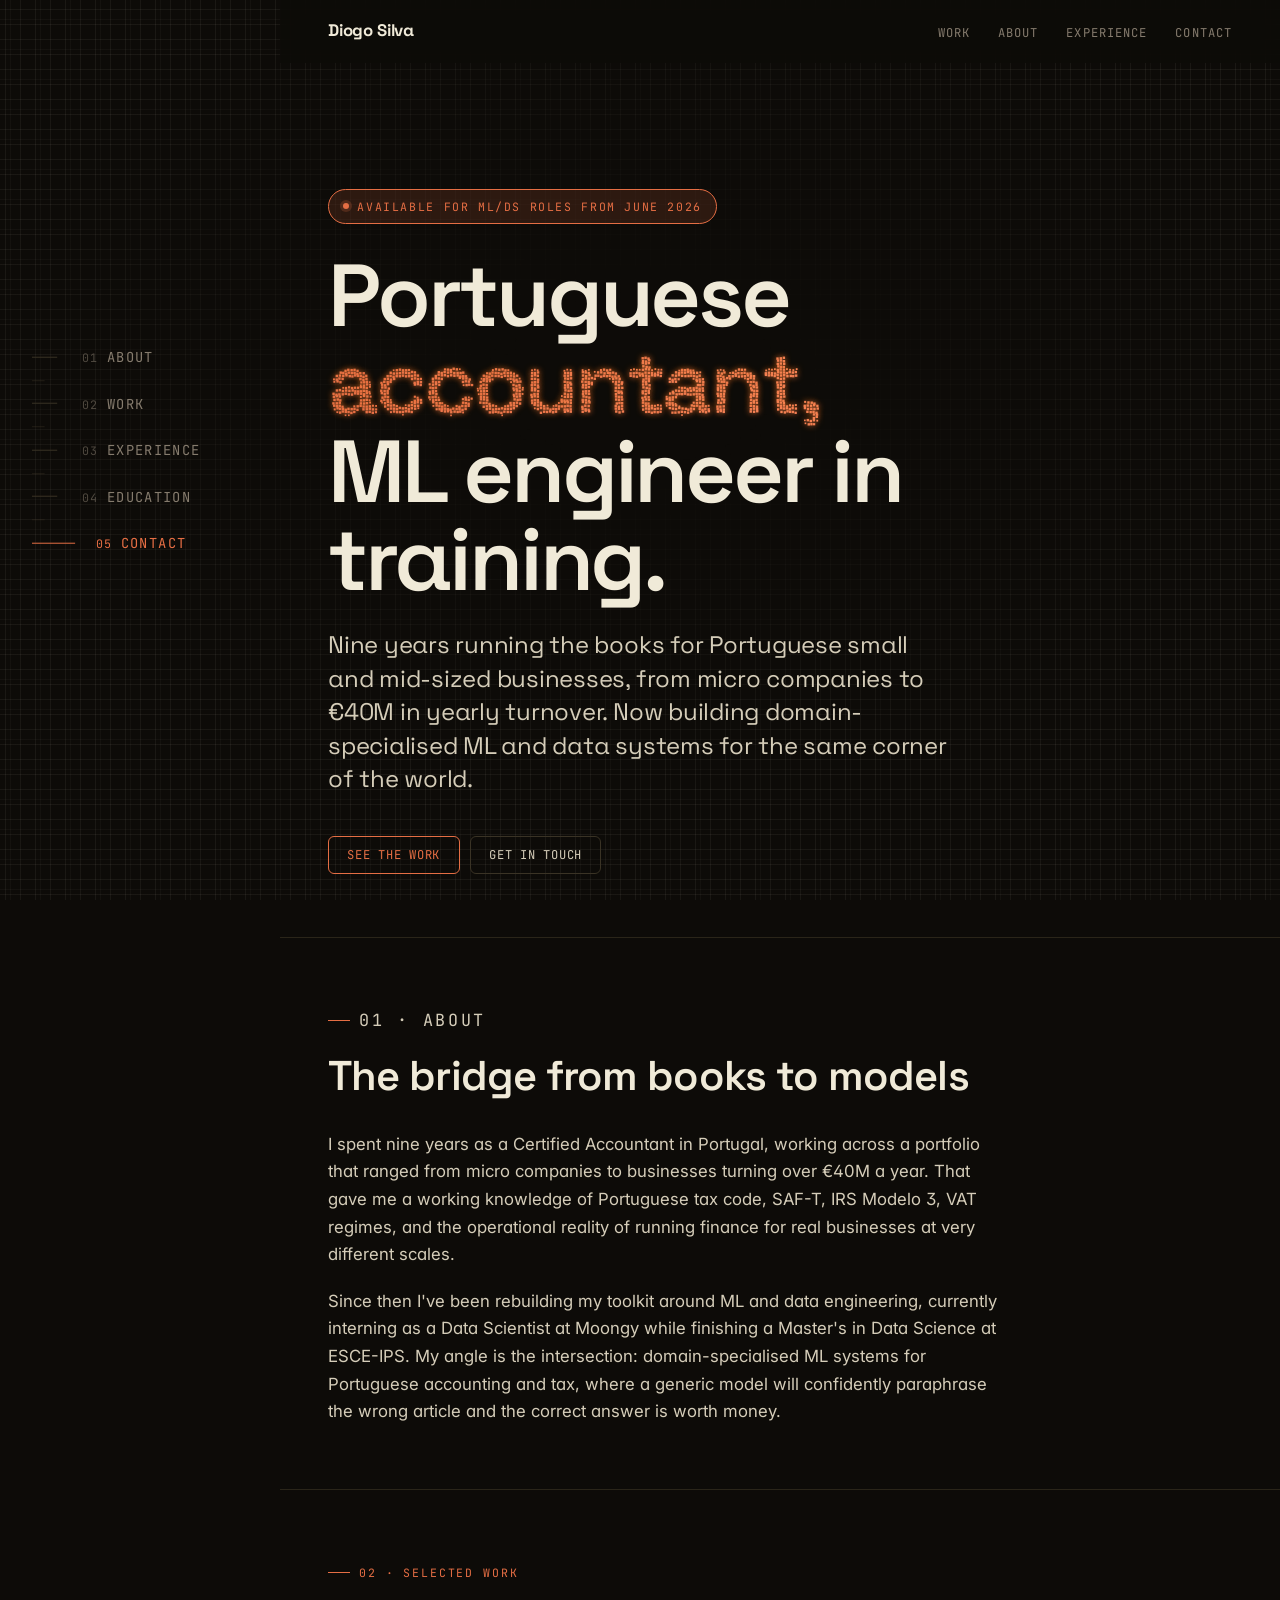
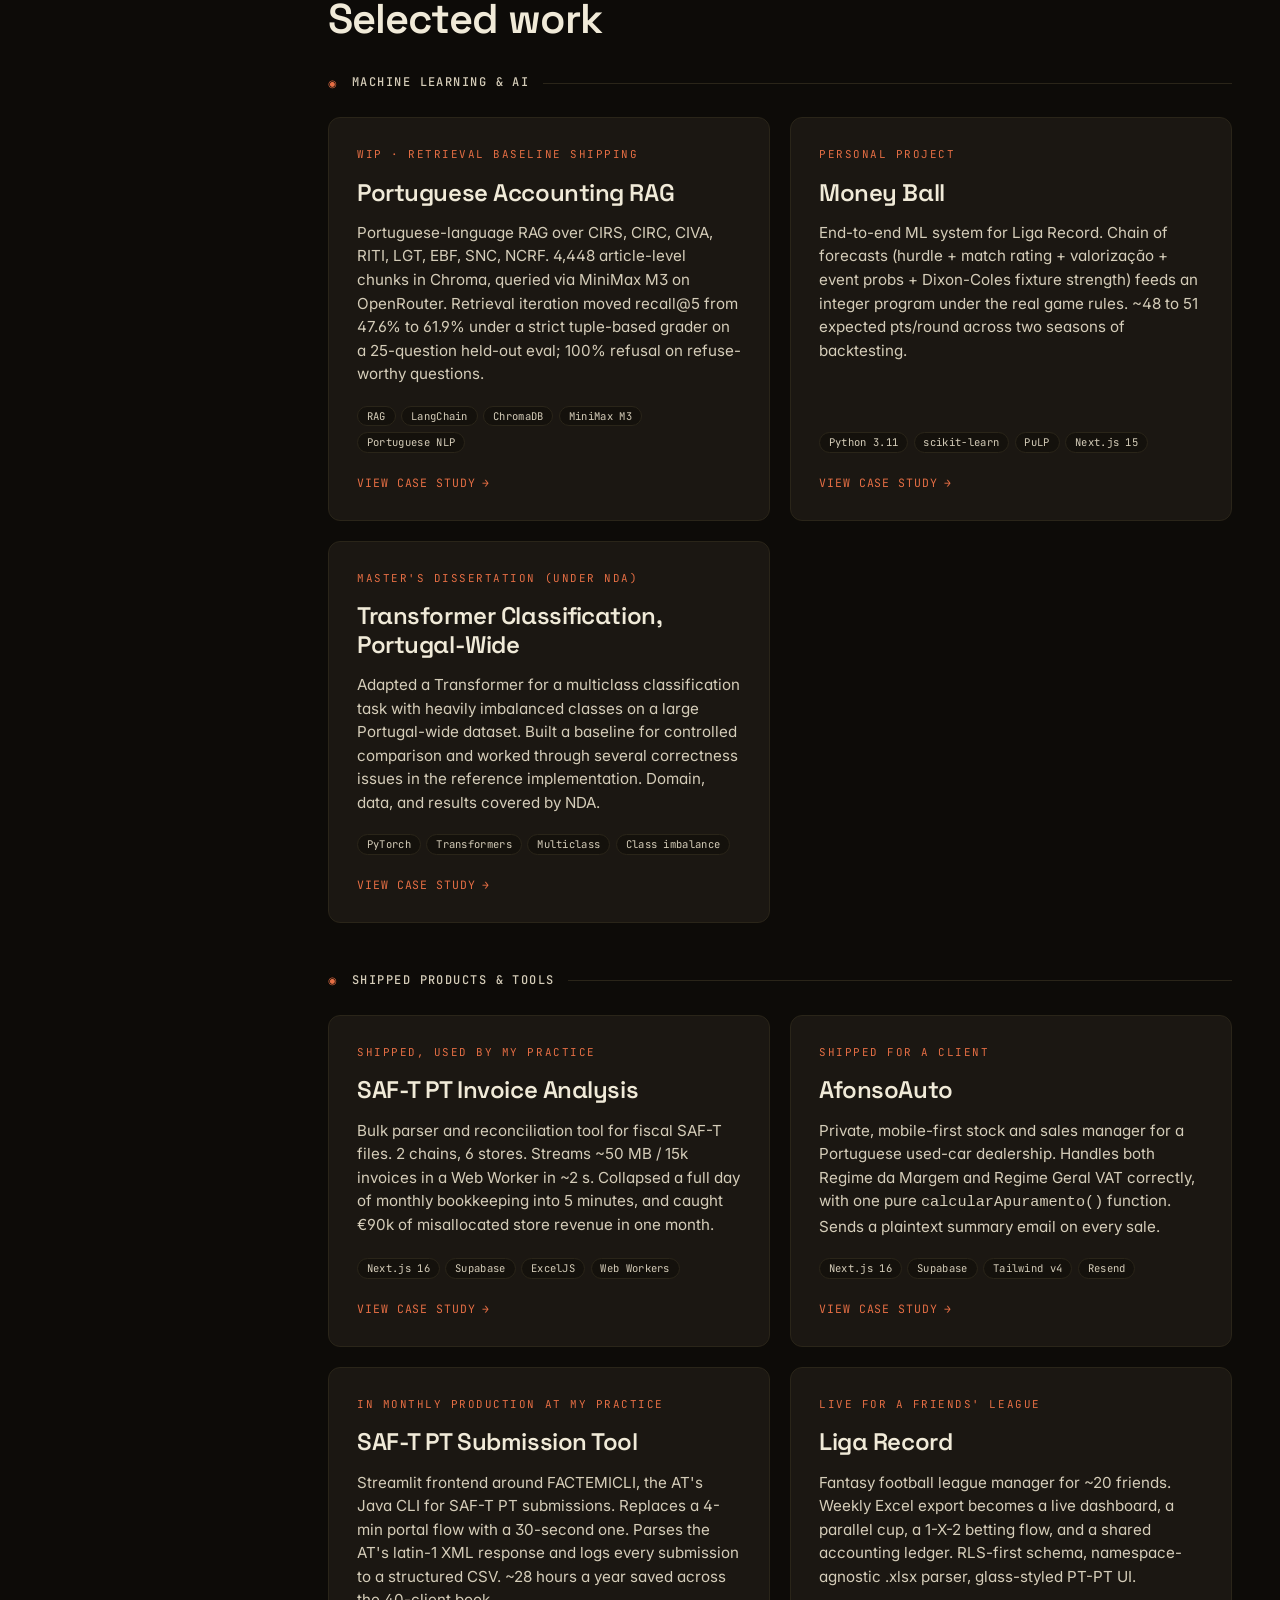
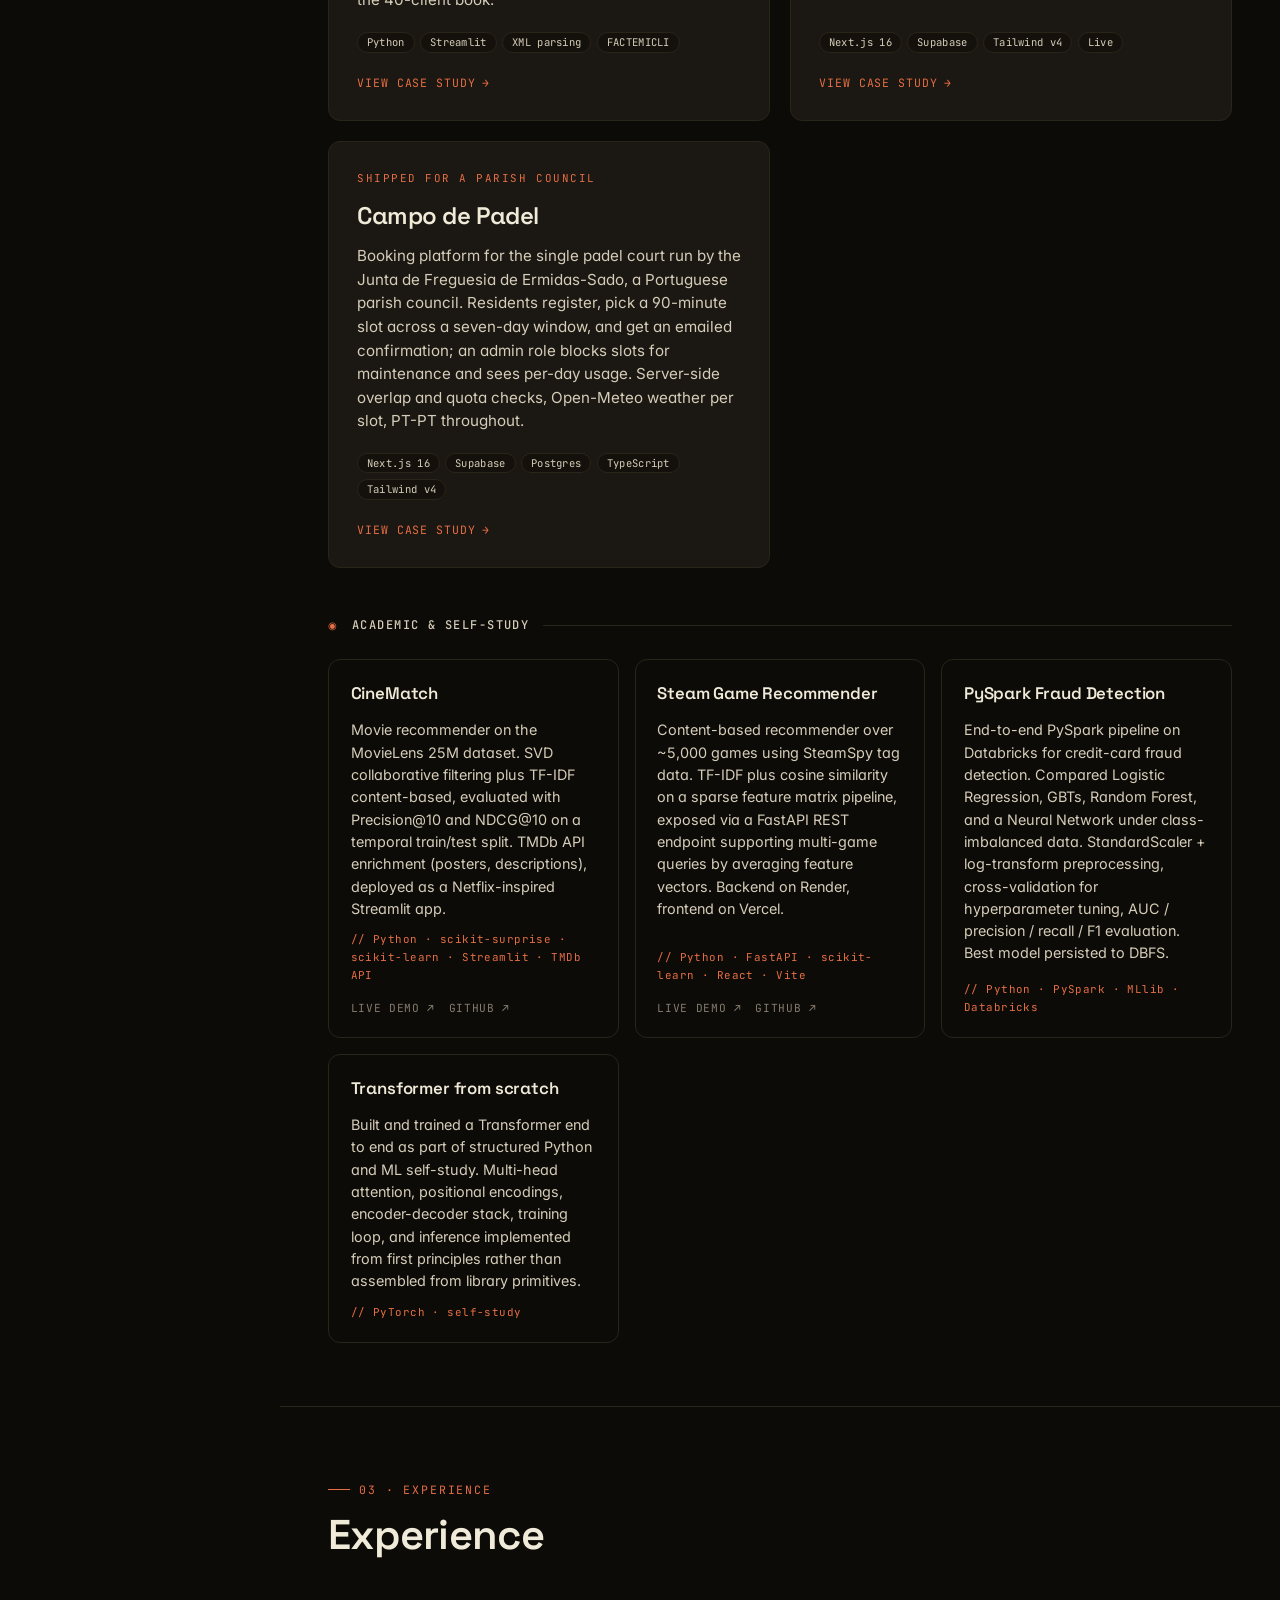
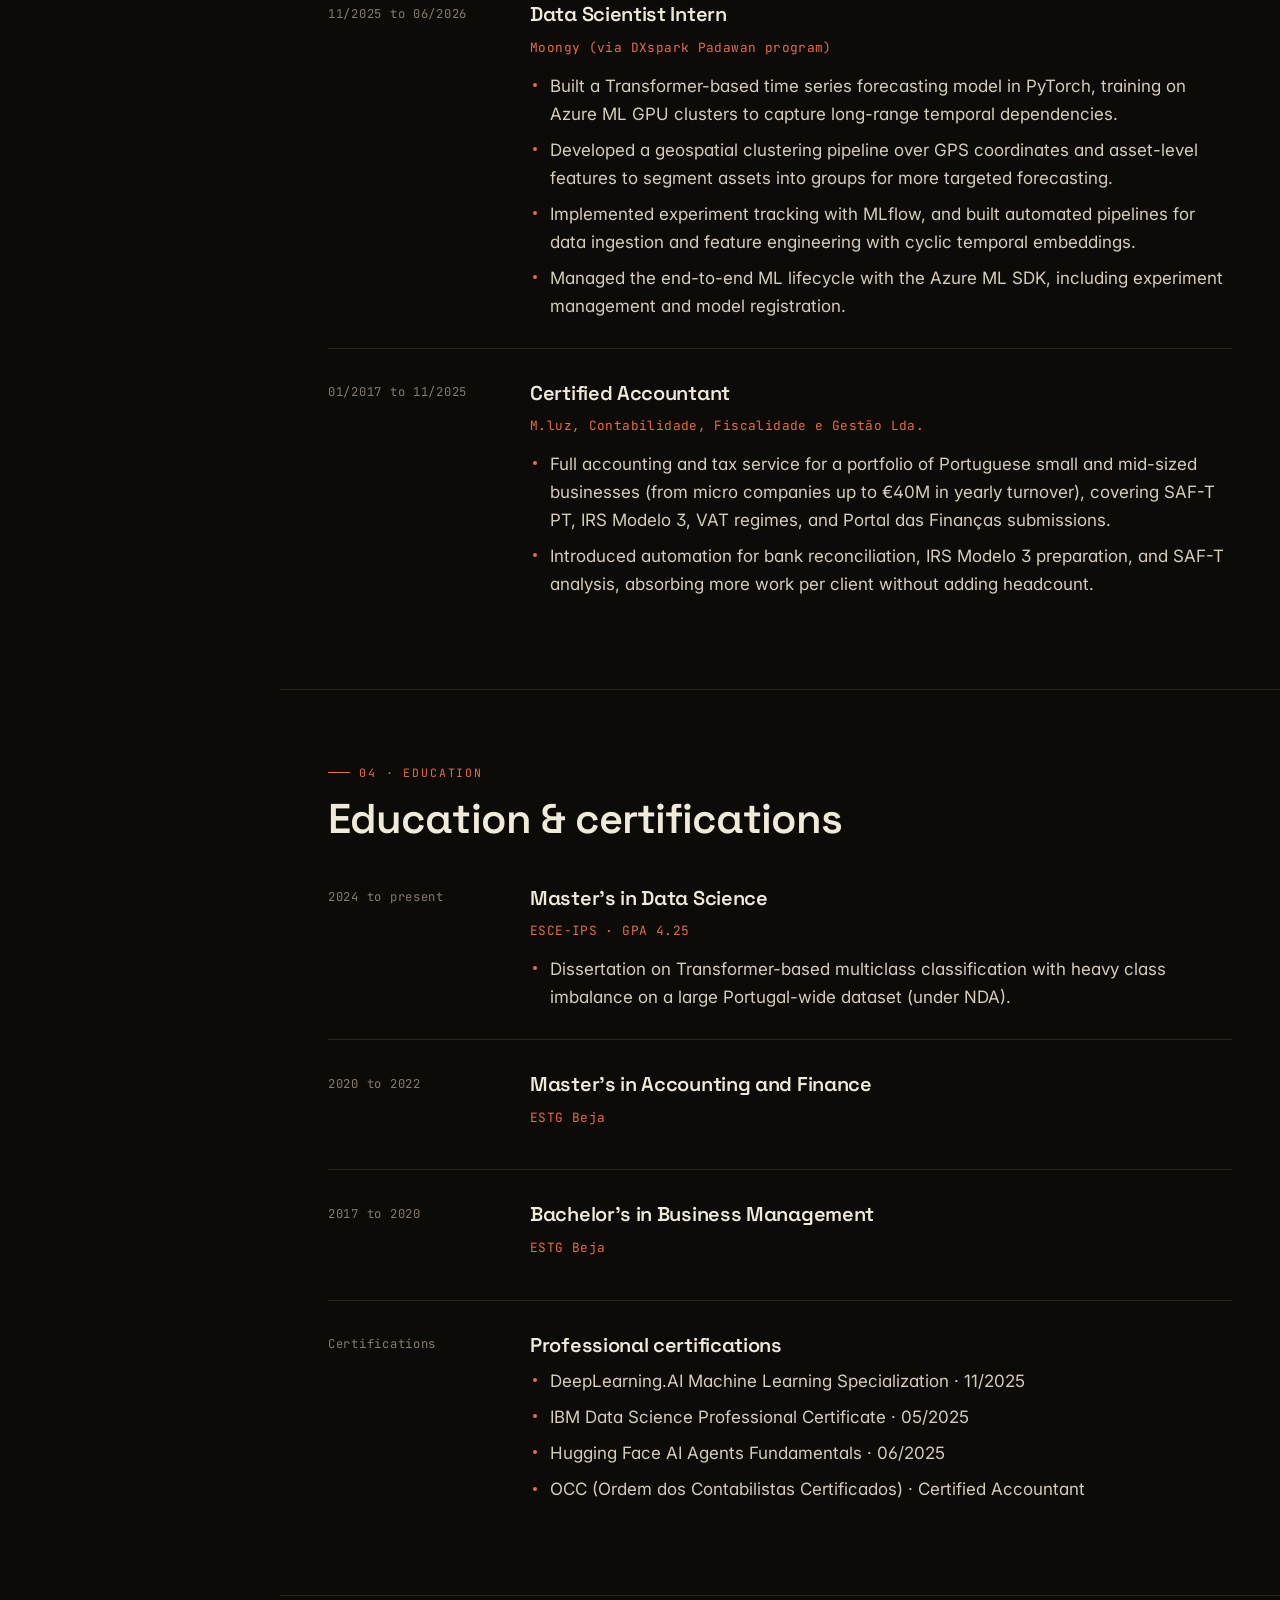
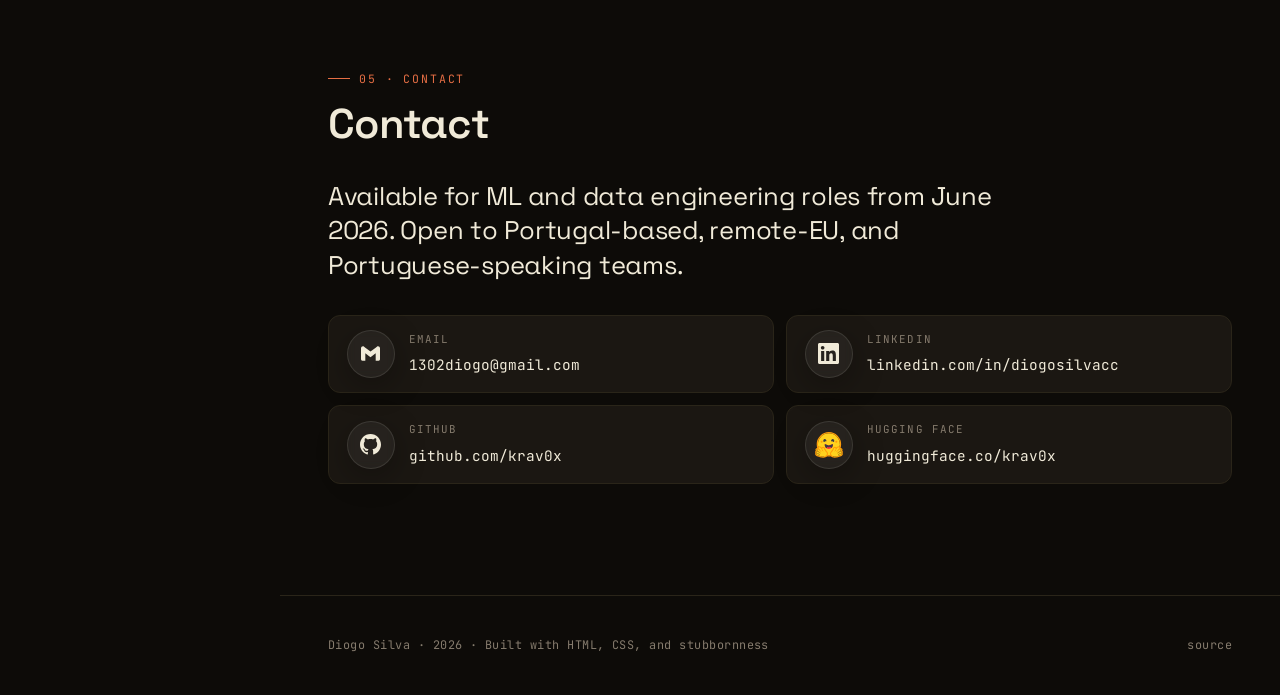
<file: index.html>
<!doctype html>
<html lang="en">
<head>
    <meta charset="utf-8">
    <meta name="viewport" content="width=device-width, initial-scale=1">
    <title>Diogo Silva · Certified Accountant, transitioning to ML/DS</title>
    <meta name="description" content="Portuguese certified accountant transitioning to ML and data science. Domain-specialised systems for Portuguese accounting, tax, and beyond.">

    <link rel="preconnect" href="https://fonts.googleapis.com">
    <link rel="preconnect" href="https://fonts.gstatic.com" crossorigin>
    <link rel="stylesheet" href="https://fonts.googleapis.com/css2?family=Space+Grotesk:wght@400;500;600;700&family=Inter:wght@400;500;600&family=JetBrains+Mono:wght@400;500&display=swap">

    <link rel="stylesheet" href="styles-v2.css">
</head>
<body>

    <nav class="top-nav" id="topNav">
        <div class="top-nav__inner">
            <a href="#" class="top-nav__mark">Diogo Silva</a>
            <ul class="top-nav__links">
                <li><a href="#work">Work</a></li>
                <li><a href="#about">About</a></li>
                <li><a href="#experience">Experience</a></li>
                <li><a href="#contact">Contact</a></li>
            </ul>
        </div>
    </nav>

    <nav class="line-sidebar" id="sectionRail" aria-label="Sections">
        <ul class="line-sidebar__list">
            <li class="line-sidebar__item">
                <a class="line-sidebar__link" href="#about">
                    <span class="line-sidebar__marker" aria-hidden="true"></span>
                    <span class="line-sidebar__label">
                        <span class="line-sidebar__index">01</span>
                        <span class="line-sidebar__text">About</span>
                    </span>
                </a>
            </li>
            <li class="line-sidebar__item">
                <a class="line-sidebar__link" href="#work">
                    <span class="line-sidebar__marker" aria-hidden="true"></span>
                    <span class="line-sidebar__label">
                        <span class="line-sidebar__index">02</span>
                        <span class="line-sidebar__text">Work</span>
                    </span>
                </a>
            </li>
            <li class="line-sidebar__item">
                <a class="line-sidebar__link" href="#experience">
                    <span class="line-sidebar__marker" aria-hidden="true"></span>
                    <span class="line-sidebar__label">
                        <span class="line-sidebar__index">03</span>
                        <span class="line-sidebar__text">Experience</span>
                    </span>
                </a>
            </li>
            <li class="line-sidebar__item">
                <a class="line-sidebar__link" href="#education">
                    <span class="line-sidebar__marker" aria-hidden="true"></span>
                    <span class="line-sidebar__label">
                        <span class="line-sidebar__index">04</span>
                        <span class="line-sidebar__text">Education</span>
                    </span>
                </a>
            </li>
            <li class="line-sidebar__item">
                <a class="line-sidebar__link" href="#contact">
                    <span class="line-sidebar__marker" aria-hidden="true"></span>
                    <span class="line-sidebar__label">
                        <span class="line-sidebar__index">05</span>
                        <span class="line-sidebar__text">Contact</span>
                    </span>
                </a>
            </li>
        </ul>
    </nav>

    <header class="landing-hero">
        <div class="container container--wide">
            <p class="landing-hero__eyebrow">Available for ML/DS roles from June 2026</p>
            <h1 class="landing-hero__title">Portuguese <em class="particle-word">accountant,</em><br>ML engineer in training.</h1>
            <p class="landing-hero__lede">
                Nine years running the books for Portuguese small and mid-sized businesses, from micro companies to €40M in yearly turnover. Now building domain-specialised ML and data systems for the same corner of the world.
            </p>
            <div class="project-actions">
                <a class="button button--primary" href="#work">See the work</a>
                <a class="button button--ghost" href="#contact">Get in touch</a>
            </div>
        </div>
    </header>

    <section id="about" class="section">
        <div class="container container--wide about">
            <p class="section-eyebrow">01 · About</p>
            <h2 class="section-heading">The bridge from books to models</h2>
            <p>
                I spent nine years as a Certified Accountant in Portugal, working across a portfolio that ranged from micro companies to businesses turning over €40M a year. That gave me a working knowledge of Portuguese tax code, SAF-T, IRS Modelo 3, VAT regimes, and the operational reality of running finance for real businesses at very different scales.
            </p>
            <p>
                Since then I've been rebuilding my toolkit around ML and data engineering, currently interning as a Data Scientist at Moongy while finishing a Master's in Data Science at ESCE-IPS. My angle is the intersection: domain-specialised ML systems for Portuguese accounting and tax, where a generic model will confidently paraphrase the wrong article and the correct answer is worth money.
            </p>
        </div>
    </section>

    <section id="work" class="section">
        <div class="container container--wide">
            <p class="section-eyebrow">02 · Selected work</p>
            <h2 class="section-heading">Selected work</h2>

            <div class="work-group">
                <h3 class="work-group__label">Machine learning &amp; AI</h3>
                <div class="project-grid">

                    <a class="project-card" href="projects/rag.html">
                        <p class="project-card__kind">WIP · retrieval baseline shipping</p>
                        <h3 class="project-card__title">Portuguese Accounting RAG</h3>
                        <p class="project-card__lede">Portuguese-language RAG over CIRS, CIRC, CIVA, RITI, LGT, EBF, SNC, NCRF. 4,448 article-level chunks in Chroma, queried via MiniMax M3 on OpenRouter. Retrieval iteration moved recall@5 from 47.6% to 61.9% under a strict tuple-based grader on a 25-question held-out eval; 100% refusal on refuse-worthy questions.</p>
                        <ul class="project-card__tags">
                            <li>RAG</li>
                            <li>LangChain</li>
                            <li>ChromaDB</li>
                            <li>MiniMax M3</li>
                            <li>Portuguese NLP</li>
                        </ul>
                        <span class="project-card__cta">View case study</span>
                    </a>

                    <a class="project-card" href="projects/moneyball.html">
                        <p class="project-card__kind">Personal project</p>
                        <h3 class="project-card__title">Money Ball</h3>
                        <p class="project-card__lede">End-to-end ML system for Liga Record. Chain of forecasts (hurdle + match rating + valorização + event probs + Dixon-Coles fixture strength) feeds an integer program under the real game rules. ~48 to 51 expected pts/round across two seasons of backtesting.</p>
                        <ul class="project-card__tags">
                            <li>Python 3.11</li>
                            <li>scikit-learn</li>
                            <li>PuLP</li>
                            <li>Next.js 15</li>
                        </ul>
                        <span class="project-card__cta">View case study</span>
                    </a>

                    <a class="project-card" href="projects/dissertation.html">
                        <p class="project-card__kind">Master's dissertation (under NDA)</p>
                        <h3 class="project-card__title">Transformer Classification, Portugal-Wide</h3>
                        <p class="project-card__lede">Adapted a Transformer for a multiclass classification task with heavily imbalanced classes on a large Portugal-wide dataset. Built a baseline for controlled comparison and worked through several correctness issues in the reference implementation. Domain, data, and results covered by NDA.</p>
                        <ul class="project-card__tags">
                            <li>PyTorch</li>
                            <li>Transformers</li>
                            <li>Multiclass</li>
                            <li>Class imbalance</li>
                        </ul>
                        <span class="project-card__cta">View case study</span>
                    </a>

                </div>
            </div>

            <div class="work-group">
                <h3 class="work-group__label">Shipped products &amp; tools</h3>
                <div class="project-grid">

                    <a class="project-card" href="projects/saft-analysis.html">
                        <p class="project-card__kind">Shipped, used by my practice</p>
                        <h3 class="project-card__title">SAF-T PT Invoice Analysis</h3>
                        <p class="project-card__lede">Bulk parser and reconciliation tool for fiscal SAF-T files. 2 chains, 6 stores. Streams ~50 MB / 15k invoices in a Web Worker in ~2 s. Collapsed a full day of monthly bookkeeping into 5 minutes, and caught €90k of misallocated store revenue in one month.</p>
                        <ul class="project-card__tags">
                            <li>Next.js 16</li>
                            <li>Supabase</li>
                            <li>ExcelJS</li>
                            <li>Web Workers</li>
                        </ul>
                        <span class="project-card__cta">View case study</span>
                    </a>

                    <a class="project-card" href="projects/afonso.html">
                        <p class="project-card__kind">Shipped for a client</p>
                        <h3 class="project-card__title">AfonsoAuto</h3>
                        <p class="project-card__lede">Private, mobile-first stock and sales manager for a Portuguese used-car dealership. Handles both Regime da Margem and Regime Geral VAT correctly, with one pure <code>calcularApuramento()</code> function. Sends a plaintext summary email on every sale.</p>
                        <ul class="project-card__tags">
                            <li>Next.js 16</li>
                            <li>Supabase</li>
                            <li>Tailwind v4</li>
                            <li>Resend</li>
                        </ul>
                        <span class="project-card__cta">View case study</span>
                    </a>

                    <a class="project-card" href="projects/saft-submit.html">
                        <p class="project-card__kind">In monthly production at my practice</p>
                        <h3 class="project-card__title">SAF-T PT Submission Tool</h3>
                        <p class="project-card__lede">Streamlit frontend around FACTEMICLI, the AT's Java CLI for SAF-T PT submissions. Replaces a 4-min portal flow with a 30-second one. Parses the AT's latin-1 XML response and logs every submission to a structured CSV. ~28 hours a year saved across the 40-client book.</p>
                        <ul class="project-card__tags">
                            <li>Python</li>
                            <li>Streamlit</li>
                            <li>XML parsing</li>
                            <li>FACTEMICLI</li>
                        </ul>
                        <span class="project-card__cta">View case study</span>
                    </a>

                    <a class="project-card" href="projects/liga-record.html">
                        <p class="project-card__kind">Live for a friends' league</p>
                        <h3 class="project-card__title">Liga Record</h3>
                        <p class="project-card__lede">Fantasy football league manager for ~20 friends. Weekly Excel export becomes a live dashboard, a parallel cup, a 1-X-2 betting flow, and a shared accounting ledger. RLS-first schema, namespace-agnostic .xlsx parser, glass-styled PT-PT UI.</p>
                        <ul class="project-card__tags">
                            <li>Next.js 16</li>
                            <li>Supabase</li>
                            <li>Tailwind v4</li>
                            <li>Live</li>
                        </ul>
                        <span class="project-card__cta">View case study</span>
                    </a>

                    <a class="project-card" href="projects/padel.html">
                        <p class="project-card__kind">Shipped for a parish council</p>
                        <h3 class="project-card__title">Campo de Padel</h3>
                        <p class="project-card__lede">Booking platform for the single padel court run by the Junta de Freguesia de Ermidas-Sado, a Portuguese parish council. Residents register, pick a 90-minute slot across a seven-day window, and get an emailed confirmation; an admin role blocks slots for maintenance and sees per-day usage. Server-side overlap and quota checks, Open-Meteo weather per slot, PT-PT throughout.</p>
                        <ul class="project-card__tags">
                            <li>Next.js 16</li>
                            <li>Supabase</li>
                            <li>Postgres</li>
                            <li>TypeScript</li>
                            <li>Tailwind v4</li>
                        </ul>
                        <span class="project-card__cta">View case study</span>
                    </a>

                </div>
            </div>

            <div class="work-group">
                <h3 class="work-group__label">Academic &amp; self-study</h3>
                <div class="mini-grid">

                    <div class="mini-card">
                        <h4 class="mini-card__title">CineMatch</h4>
                        <p class="mini-card__desc">Movie recommender on the MovieLens 25M dataset. SVD collaborative filtering plus TF-IDF content-based, evaluated with Precision@10 and NDCG@10 on a temporal train/test split. TMDb API enrichment (posters, descriptions), deployed as a Netflix-inspired Streamlit app.</p>
                        <p class="mini-card__stack">// Python · scikit-surprise · scikit-learn · Streamlit · TMDb API</p>
                        <!-- TODO: swap # for real URLs once provided -->
                        <div class="mini-card__links">
                            <a href="#" aria-disabled="true">Live demo ↗</a>
                            <a href="#" aria-disabled="true">GitHub ↗</a>
                        </div>
                    </div>

                    <div class="mini-card">
                        <h4 class="mini-card__title">Steam Game Recommender</h4>
                        <p class="mini-card__desc">Content-based recommender over ~5,000 games using SteamSpy tag data. TF-IDF plus cosine similarity on a sparse feature matrix pipeline, exposed via a FastAPI REST endpoint supporting multi-game queries by averaging feature vectors. Backend on Render, frontend on Vercel.</p>
                        <p class="mini-card__stack">// Python · FastAPI · scikit-learn · React · Vite</p>
                        <div class="mini-card__links">
                            <a href="#" aria-disabled="true">Live demo ↗</a>
                            <a href="#" aria-disabled="true">GitHub ↗</a>
                        </div>
                    </div>

                    <div class="mini-card">
                        <h4 class="mini-card__title">PySpark Fraud Detection</h4>
                        <p class="mini-card__desc">End-to-end PySpark pipeline on Databricks for credit-card fraud detection. Compared Logistic Regression, GBTs, Random Forest, and a Neural Network under class-imbalanced data. StandardScaler + log-transform preprocessing, cross-validation for hyperparameter tuning, AUC / precision / recall / F1 evaluation. Best model persisted to DBFS.</p>
                        <p class="mini-card__stack">// Python · PySpark · MLlib · Databricks</p>
                    </div>

                    <div class="mini-card">
                        <h4 class="mini-card__title">Transformer from scratch</h4>
                        <p class="mini-card__desc">Built and trained a Transformer end to end as part of structured Python and ML self-study. Multi-head attention, positional encodings, encoder-decoder stack, training loop, and inference implemented from first principles rather than assembled from library primitives.</p>
                        <p class="mini-card__stack">// PyTorch · self-study</p>
                    </div>

                </div>
            </div>
        </div>
    </section>

    <section id="experience" class="section">
        <div class="container container--wide">
            <p class="section-eyebrow">03 · Experience</p>
            <h2 class="section-heading">Experience</h2>
            <div class="entry-list">

                <article class="entry">
                    <p class="entry__when">11/2025 to 06/2026</p>
                    <div>
                        <h3>Data Scientist Intern</h3>
                        <p class="entry__where">Moongy (via DXspark Padawan program)</p>
                        <ul>
                            <li>Built a Transformer-based time series forecasting model in PyTorch, training on Azure ML GPU clusters to capture long-range temporal dependencies.</li>
                            <li>Developed a geospatial clustering pipeline over GPS coordinates and asset-level features to segment assets into groups for more targeted forecasting.</li>
                            <li>Implemented experiment tracking with MLflow, and built automated pipelines for data ingestion and feature engineering with cyclic temporal embeddings.</li>
                            <li>Managed the end-to-end ML lifecycle with the Azure ML SDK, including experiment management and model registration.</li>
                        </ul>
                    </div>
                </article>

                <article class="entry">
                    <p class="entry__when">01/2017 to 11/2025</p>
                    <div>
                        <h3>Certified Accountant</h3>
                        <p class="entry__where">M.luz, Contabilidade, Fiscalidade e Gestão Lda.</p>
                        <ul>
                            <li>Full accounting and tax service for a portfolio of Portuguese small and mid-sized businesses (from micro companies up to €40M in yearly turnover), covering SAF-T PT, IRS Modelo 3, VAT regimes, and Portal das Finanças submissions.</li>
                            <li>Introduced automation for bank reconciliation, IRS Modelo 3 preparation, and SAF-T analysis, absorbing more work per client without adding headcount.</li>
                        </ul>
                    </div>
                </article>

            </div>
        </div>
    </section>

    <section id="education" class="section">
        <div class="container container--wide">
            <p class="section-eyebrow">04 · Education</p>
            <h2 class="section-heading">Education &amp; certifications</h2>
            <div class="entry-list">

                <article class="entry">
                    <p class="entry__when">2024 to present</p>
                    <div>
                        <h3>Master's in Data Science</h3>
                        <p class="entry__where">ESCE-IPS · GPA 4.25</p>
                        <ul>
                            <li>Dissertation on Transformer-based multiclass classification with heavy class imbalance on a large Portugal-wide dataset (under NDA).</li>
                        </ul>
                    </div>
                </article>

                <article class="entry">
                    <p class="entry__when">2020 to 2022</p>
                    <div>
                        <h3>Master's in Accounting and Finance</h3>
                        <p class="entry__where">ESTG Beja</p>
                    </div>
                </article>

                <article class="entry">
                    <p class="entry__when">2017 to 2020</p>
                    <div>
                        <h3>Bachelor's in Business Management</h3>
                        <p class="entry__where">ESTG Beja</p>
                    </div>
                </article>

                <article class="entry">
                    <p class="entry__when">Certifications</p>
                    <div>
                        <h3>Professional certifications</h3>
                        <ul>
                            <li>DeepLearning.AI Machine Learning Specialization · 11/2025</li>
                            <li>IBM Data Science Professional Certificate · 05/2025</li>
                            <li>Hugging Face AI Agents Fundamentals · 06/2025</li>
                            <li>OCC (Ordem dos Contabilistas Certificados) · Certified Accountant</li>
                        </ul>
                    </div>
                </article>

            </div>
        </div>
    </section>

    <section id="contact" class="section">
        <div class="container container--wide">
            <p class="section-eyebrow">05 · Contact</p>
            <h2 class="section-heading">Contact</h2>
            <p class="contact-lede">Available for ML and data engineering roles from June 2026. Open to Portugal-based, remote-EU, and Portuguese-speaking teams.</p>
            <ul class="contact-list">
                <li class="contact-card contact-card--email">
                    <a class="contact-card__link" href="mailto:1302diogo@gmail.com">
                        <span class="contact-card__icon" aria-hidden="true">
                            <svg viewBox="0 0 24 24" fill="currentColor" xmlns="http://www.w3.org/2000/svg">
                                <path d="M24 5.457v13.909c0 .904-.732 1.636-1.636 1.636h-3.819V11.73L12 16.64l-6.545-4.91v9.273H1.636A1.636 1.636 0 0 1 0 19.366V5.457c0-2.023 2.309-3.178 3.927-1.964L5.455 4.64 12 9.548l6.545-4.91 1.528-1.145C21.69 2.28 24 3.434 24 5.457z"></path>
                            </svg>
                        </span>
                        <span class="contact-card__text">
                            <span class="contact-card__label">Email</span>
                            <span class="contact-card__value">1302diogo@gmail.com</span>
                        </span>
                    </a>
                </li>
                <li class="contact-card contact-card--linkedin">
                    <a class="contact-card__link" href="https://www.linkedin.com/in/diogosilvacc/" target="_blank" rel="noopener">
                        <span class="contact-card__icon" aria-hidden="true">
                            <svg viewBox="0 0 24 24" fill="currentColor" xmlns="http://www.w3.org/2000/svg">
                                <path d="M20.447 20.452h-3.554v-5.569c0-1.328-.027-3.037-1.852-3.037-1.853 0-2.136 1.445-2.136 2.939v5.667H9.351V9h3.414v1.561h.046c.477-.9 1.637-1.85 3.37-1.85 3.601 0 4.267 2.37 4.267 5.455v6.286zM5.337 7.433c-1.144 0-2.063-.926-2.063-2.065 0-1.138.92-2.063 2.063-2.063 1.14 0 2.064.925 2.064 2.063 0 1.139-.925 2.065-2.064 2.065zm1.782 13.019H3.555V9h3.564v11.452zM22.225 0H1.771C.792 0 0 .774 0 1.729v20.542C0 23.227.792 24 1.771 24h20.451C23.2 24 24 23.227 24 22.271V1.729C24 .774 23.2 0 22.222 0h.003z"></path>
                            </svg>
                        </span>
                        <span class="contact-card__text">
                            <span class="contact-card__label">LinkedIn</span>
                            <span class="contact-card__value">linkedin.com/in/diogosilvacc</span>
                        </span>
                    </a>
                </li>
                <li class="contact-card contact-card--github">
                    <a class="contact-card__link" href="https://github.com/krav0x" target="_blank" rel="noopener">
                        <span class="contact-card__icon" aria-hidden="true">
                            <svg viewBox="0 0 24 24" fill="currentColor" xmlns="http://www.w3.org/2000/svg">
                                <path d="M12 0c-6.626 0-12 5.373-12 12 0 5.302 3.438 9.8 8.207 11.387.599.111.793-.261.793-.577v-2.234c-3.338.726-4.033-1.416-4.033-1.416-.546-1.387-1.333-1.756-1.333-1.756-1.089-.745.083-.729.083-.729 1.205.084 1.839 1.237 1.839 1.237 1.07 1.834 2.807 1.304 3.492.997.107-.775.418-1.305.762-1.604-2.665-.305-5.467-1.334-5.467-5.931 0-1.311.469-2.381 1.236-3.221-.124-.303-.535-1.524.117-3.176 0 0 1.008-.322 3.301 1.23.957-.266 1.983-.399 3.003-.404 1.02.005 2.047.138 3.006.404 2.291-1.552 3.297-1.23 3.297-1.23.653 1.653.242 2.874.118 3.176.77.84 1.235 1.911 1.235 3.221 0 4.609-2.807 5.624-5.479 5.921.43.372.823 1.102.823 2.222v3.293c0 .319.192.694.801.576 4.765-1.589 8.199-6.086 8.199-11.386 0-6.627-5.373-12-12-12z"></path>
                            </svg>
                        </span>
                        <span class="contact-card__text">
                            <span class="contact-card__label">GitHub</span>
                            <span class="contact-card__value">github.com/krav0x</span>
                        </span>
                    </a>
                </li>
                <li class="contact-card contact-card--hf">
                    <a class="contact-card__link" href="https://huggingface.co/krav0x" target="_blank" rel="noopener">
                        <span class="contact-card__icon" aria-hidden="true">
                            <svg viewBox="0 0 95 88" fill="none" xmlns="http://www.w3.org/2000/svg" class="contact-card__icon-colour"><path fill="#FFD21E" d="M47.21 76.5a34.75 34.75 0 1 0 0-69.5 34.75 34.75 0 0 0 0 69.5Z" /><path fill="#FF9D0B" d="M81.96 41.75a34.75 34.75 0 1 0-69.5 0 34.75 34.75 0 0 0 69.5 0Zm-73.5 0a38.75 38.75 0 1 1 77.5 0 38.75 38.75 0 0 1-77.5 0Z" /><path fill="#3A3B45" d="M58.5 32.3c1.28.44 1.78 3.06 3.07 2.38a5 5 0 1 0-6.76-2.07c.61 1.15 2.55-.72 3.7-.32ZM34.95 32.3c-1.28.44-1.79 3.06-3.07 2.38a5 5 0 1 1 6.76-2.07c-.61 1.15-2.56-.72-3.7-.32Z" /><path fill="#FF323D" d="M46.96 56.29c9.83 0 13-8.76 13-13.26 0-2.34-1.57-1.6-4.09-.36-2.33 1.15-5.46 2.74-8.9 2.74-7.19 0-13-6.88-13-2.38s3.16 13.26 13 13.26Z" /><path fill="#3A3B45" fill-rule="evenodd" d="M39.43 54a8.7 8.7 0 0 1 5.3-4.49c.4-.12.81.57 1.24 1.28.4.68.82 1.37 1.24 1.37.45 0 .9-.68 1.33-1.35.45-.7.89-1.38 1.32-1.25a8.61 8.61 0 0 1 5 4.17c3.73-2.94 5.1-7.74 5.1-10.7 0-2.34-1.57-1.6-4.09-.36l-.14.07c-2.31 1.15-5.39 2.67-8.77 2.67s-6.45-1.52-8.77-2.67c-2.6-1.29-4.23-2.1-4.23.29 0 3.05 1.46 8.06 5.47 10.97Z" clip-rule="evenodd" /><path fill="#FF9D0B" d="M70.71 37a3.25 3.25 0 1 0 0-6.5 3.25 3.25 0 0 0 0 6.5ZM24.21 37a3.25 3.25 0 1 0 0-6.5 3.25 3.25 0 0 0 0 6.5ZM17.52 48c-1.62 0-3.06.66-4.07 1.87a5.97 5.97 0 0 0-1.33 3.76 7.1 7.1 0 0 0-1.94-.3c-1.55 0-2.95.59-3.94 1.66a5.8 5.8 0 0 0-.8 7 5.3 5.3 0 0 0-1.79 2.82c-.24.9-.48 2.8.8 4.74a5.22 5.22 0 0 0-.37 5.02c1.02 2.32 3.57 4.14 8.52 6.1 3.07 1.22 5.89 2 5.91 2.01a44.33 44.33 0 0 0 10.93 1.6c5.86 0 10.05-1.8 12.46-5.34 3.88-5.69 3.33-10.9-1.7-15.92-2.77-2.78-4.62-6.87-5-7.77-.78-2.66-2.84-5.62-6.25-5.62a5.7 5.7 0 0 0-4.6 2.46c-1-1.26-1.98-2.25-2.86-2.82A7.4 7.4 0 0 0 17.52 48Zm0 4c.51 0 1.14.22 1.82.65 2.14 1.36 6.25 8.43 7.76 11.18.5.92 1.37 1.31 2.14 1.31 1.55 0 2.75-1.53.15-3.48-3.92-2.93-2.55-7.72-.68-8.01.08-.02.17-.02.24-.02 1.7 0 2.45 2.93 2.45 2.93s2.2 5.52 5.98 9.3c3.77 3.77 3.97 6.8 1.22 10.83-1.88 2.75-5.47 3.58-9.16 3.58-3.81 0-7.73-.9-9.92-1.46-.11-.03-13.45-3.8-11.76-7 .28-.54.75-.76 1.34-.76 2.38 0 6.7 3.54 8.57 3.54.41 0 .7-.17.83-.6.79-2.85-12.06-4.05-10.98-8.17.2-.73.71-1.02 1.44-1.02 3.14 0 10.2 5.53 11.68 5.53.11 0 .2-.03.24-.1.74-1.2.33-2.04-4.9-5.2-5.21-3.16-8.88-5.06-6.8-7.33.24-.26.58-.38 1-.38 3.17 0 10.66 6.82 10.66 6.82s2.02 2.1 3.25 2.1c.28 0 .52-.1.68-.38.86-1.46-8.06-8.22-8.56-11.01-.34-1.9.24-2.85 1.31-2.85Z" /><path fill="#FFD21E" d="M38.6 76.69c2.75-4.04 2.55-7.07-1.22-10.84-3.78-3.77-5.98-9.3-5.98-9.3s-.82-3.2-2.69-2.9c-1.87.3-3.24 5.08.68 8.01 3.91 2.93-.78 4.92-2.29 2.17-1.5-2.75-5.62-9.82-7.76-11.18-2.13-1.35-3.63-.6-3.13 2.2.5 2.79 9.43 9.55 8.56 11-.87 1.47-3.93-1.71-3.93-1.71s-9.57-8.71-11.66-6.44c-2.08 2.27 1.59 4.17 6.8 7.33 5.23 3.16 5.64 4 4.9 5.2-.75 1.2-12.28-8.53-13.36-4.4-1.08 4.11 11.77 5.3 10.98 8.15-.8 2.85-9.06-5.38-10.74-2.18-1.7 3.21 11.65 6.98 11.76 7.01 4.3 1.12 15.25 3.49 19.08-2.12Z" /><path fill="#FF9D0B" d="M77.4 48c1.62 0 3.07.66 4.07 1.87a5.97 5.97 0 0 1 1.33 3.76 7.1 7.1 0 0 1 1.95-.3c1.55 0 2.95.59 3.94 1.66a5.8 5.8 0 0 1 .8 7 5.3 5.3 0 0 1 1.78 2.82c.24.9.48 2.8-.8 4.74a5.22 5.22 0 0 1 .37 5.02c-1.02 2.32-3.57 4.14-8.51 6.1-3.08 1.22-5.9 2-5.92 2.01a44.33 44.33 0 0 1-10.93 1.6c-5.86 0-10.05-1.8-12.46-5.34-3.88-5.69-3.33-10.9 1.7-15.92 2.78-2.78 4.63-6.87 5.01-7.77.78-2.66 2.83-5.62 6.24-5.62a5.7 5.7 0 0 1 4.6 2.46c1-1.26 1.98-2.25 2.87-2.82A7.4 7.4 0 0 1 77.4 48Zm0 4c-.51 0-1.13.22-1.82.65-2.13 1.36-6.25 8.43-7.76 11.18a2.43 2.43 0 0 1-2.14 1.31c-1.54 0-2.75-1.53-.14-3.48 3.91-2.93 2.54-7.72.67-8.01a1.54 1.54 0 0 0-.24-.02c-1.7 0-2.45 2.93-2.45 2.93s-2.2 5.52-5.97 9.3c-3.78 3.77-3.98 6.8-1.22 10.83 1.87 2.75 5.47 3.58 9.15 3.58 3.82 0 7.73-.9 9.93-1.46.1-.03 13.45-3.8 11.76-7-.29-.54-.75-.76-1.34-.76-2.38 0-6.71 3.54-8.57 3.54-.42 0-.71-.17-.83-.6-.8-2.85 12.05-4.05 10.97-8.17-.19-.73-.7-1.02-1.44-1.02-3.14 0-10.2 5.53-11.68 5.53-.1 0-.19-.03-.23-.1-.74-1.2-.34-2.04 4.88-5.2 5.23-3.16 8.9-5.06 6.8-7.33-.23-.26-.57-.38-.98-.38-3.18 0-10.67 6.82-10.67 6.82s-2.02 2.1-3.24 2.1a.74.74 0 0 1-.68-.38c-.87-1.46 8.05-8.22 8.55-11.01.34-1.9-.24-2.85-1.31-2.85Z" /><path fill="#FFD21E" d="M56.33 76.69c-2.75-4.04-2.56-7.07 1.22-10.84 3.77-3.77 5.97-9.3 5.97-9.3s.82-3.2 2.7-2.9c1.86.3 3.23 5.08-.68 8.01-3.92 2.93.78 4.92 2.28 2.17 1.51-2.75 5.63-9.82 7.76-11.18 2.13-1.35 3.64-.6 3.13 2.2-.5 2.79-9.42 9.55-8.55 11 .86 1.47 3.92-1.71 3.92-1.71s9.58-8.71 11.66-6.44c2.08 2.27-1.58 4.17-6.8 7.33-5.23 3.16-5.63 4-4.9 5.2.75 1.2 12.28-8.53 13.36-4.4 1.08 4.11-11.76 5.3-10.97 8.15.8 2.85 9.05-5.38 10.74-2.18 1.69 3.21-11.65 6.98-11.76 7.01-4.31 1.12-15.26 3.49-19.08-2.12Z" /></svg>
                        </span>
                        <span class="contact-card__text">
                            <span class="contact-card__label">Hugging Face</span>
                            <span class="contact-card__value">huggingface.co/krav0x</span>
                        </span>
                    </a>
                </li>
            </ul>
        </div>
    </section>

    <footer class="site-footer">
        <div class="site-footer__inner">
            <span>Diogo Silva &middot; 2026 &middot; Built with HTML, CSS, and stubbornness</span>
            <span><a href="https://github.com/krav0x/krav0x.github.io">source</a></span>
        </div>
    </footer>

    <script>
        (function () {
            var nav = document.getElementById('topNav');
            if (!nav) return;
            function onScroll() { if (window.scrollY > 8) nav.classList.add('is-scrolled'); else nav.classList.remove('is-scrolled'); }
            window.addEventListener('scroll', onScroll, { passive: true });
            onScroll();
        })();

        // BorderGlow effect on project and mini cards, ported from React Bits
        (function () {
            var cards = document.querySelectorAll('.project-card, .mini-card');
            if (!cards.length) return;

            cards.forEach(function (card) {
                // Wrap existing children in a .card-content stacking wrapper so
                // real content paints above the mesh-gradient and edge-light layers.
                var inner = document.createElement('div');
                inner.className = 'card-content';
                while (card.firstChild) inner.appendChild(card.firstChild);
                card.appendChild(inner);

                // Outer glow ring, extends beyond the card via negative inset.
                var edge = document.createElement('span');
                edge.className = 'edge-light';
                edge.setAttribute('aria-hidden', 'true');
                card.appendChild(edge);

                card.addEventListener('pointermove', function (e) {
                    var rect = card.getBoundingClientRect();
                    var x = e.clientX - rect.left;
                    var y = e.clientY - rect.top;
                    var cx = rect.width / 2;
                    var cy = rect.height / 2;
                    var dx = x - cx;
                    var dy = y - cy;

                    // Edge proximity: 0 at centre, 1 at nearest edge.
                    var kx = Infinity, ky = Infinity;
                    if (dx !== 0) kx = cx / Math.abs(dx);
                    if (dy !== 0) ky = cy / Math.abs(dy);
                    var edgeProx = Math.min(Math.max(1 / Math.min(kx, ky), 0), 1);

                    // Cursor angle from centre, 0deg = up, clockwise.
                    var deg = 0;
                    if (dx !== 0 || dy !== 0) {
                        deg = Math.atan2(dy, dx) * (180 / Math.PI) + 90;
                        if (deg < 0) deg += 360;
                    }

                    card.style.setProperty('--edge-proximity', (edgeProx * 100).toFixed(3));
                    card.style.setProperty('--cursor-angle', deg.toFixed(3) + 'deg');
                });
            });
        })();

        // ParticleText effect on the hero accent word, ported from React Bits.
        // The real text stays in the flow to size the box and keep the heading
        // selectable; a canvas overlaid on top — padded on every side so
        // scattered particles are not clipped — draws the glyphs as particles.
        (function () {
            var word = document.querySelector('.particle-word');
            if (!word) return;

            var PAD = 180;                  // scatter room around the word box
            var PARTICLE_SIZE = 2;
            var DENSITY = 3;                // sampling step, lower = more particles
            var COLOR = '#E56E44';          // --accent
            var HIGHLIGHT = '#F58255';      // --accent-hover
            var SCATTER = 100;
            var GATHER_DURATION = 1500;
            var STAGGER = 380;
            var POINTER_REPEL = 34;
            var REPEL_RADIUS = 90;
            var IDLE_DRIFT = 0.6;
            var MAX_PARTICLES = 3200;

            function hexToRgb(hex) {
                var c = hex.replace('#', '').trim();
                if (!/^[0-9a-fA-F]{6}$/.test(c)) return null;
                return {
                    r: parseInt(c.slice(0, 2), 16),
                    g: parseInt(c.slice(2, 4), 16),
                    b: parseInt(c.slice(4, 6), 16)
                };
            }
            function mixRgb(from, to, amount) {
                return 'rgb(' + Math.round(from.r + (to.r - from.r) * amount) + ', ' +
                    Math.round(from.g + (to.g - from.g) * amount) + ', ' +
                    Math.round(from.b + (to.b - from.b) * amount) + ')';
            }
            function clamp(v, min, max) { return Math.min(Math.max(v, min), max); }
            function easeOutCubic(t) { return 1 - Math.pow(1 - t, 3); }

            var baseRgb = hexToRgb(COLOR);
            var highlightRgb = hexToRgb(HIGHLIGHT);

            // Keep the original text in a span so it can be hidden without losing
            // the layout box, plus a zero-size inline-block probe whose bottom
            // edge sits exactly on the text baseline.
            var text = word.textContent;
            var textEl = document.createElement('span');
            textEl.className = 'particle-word__text';
            textEl.textContent = text;
            var probe = document.createElement('span');
            probe.setAttribute('aria-hidden', 'true');
            probe.style.cssText = 'display:inline-block;width:0;height:0;overflow:hidden;';
            var canvas = document.createElement('canvas');
            canvas.className = 'particle-word__canvas';
            canvas.setAttribute('aria-hidden', 'true');

            var ctx = canvas.getContext('2d');
            if (!ctx) return;

            word.textContent = '';
            word.appendChild(textEl);
            word.appendChild(probe);
            word.appendChild(canvas);

            var reduceQuery = window.matchMedia ? window.matchMedia('(prefers-reduced-motion: reduce)') : null;
            var reducedMotion = reduceQuery ? reduceQuery.matches : false;

            var particles = [];
            var frame = null;
            var resampleFrame = null;
            var gathering = false;
            var gatherStart = 0;
            var visible = true;
            var width = 0;
            var height = 0;
            var pointer = { active: false, x: 0, y: 0, smoothX: 0, smoothY: 0 };

            function ensureLoop() {
                if (frame === null) frame = window.requestAnimationFrame(render);
            }

            function startGather(fromScatter) {
                if (!particles.length || reducedMotion) return;
                particles.forEach(function (p) {
                    if (fromScatter) {
                        var angle = p.seed * Math.PI * 2;
                        var distance = SCATTER * (0.35 + p.depth * 0.75);
                        p.x = p.targetX + Math.cos(angle) * distance + (p.depth - 0.5) * SCATTER * 0.55;
                        p.y = p.targetY + Math.sin(angle) * distance + (p.seed - 0.5) * SCATTER * 0.55;
                    }
                    p.startX = p.x;
                    p.startY = p.y;
                    p.delay = p.seed * STAGGER;
                });
                gatherStart = performance.now();
                gathering = true;
                ensureLoop();
            }

            function render(now) {
                frame = null;
                ctx.clearRect(0, 0, width, height);
                ctx.shadowBlur = PARTICLE_SIZE * 3;
                ctx.shadowColor = HIGHLIGHT;

                pointer.smoothX += (pointer.x - pointer.smoothX) * 0.18;
                pointer.smoothY += (pointer.y - pointer.smoothY) * 0.18;

                var complete = true;

                particles.forEach(function (p) {
                    var baseX = p.targetX;
                    var baseY = p.targetY;
                    var progress = 1;

                    if (gathering) {
                        progress = clamp((now - gatherStart - p.delay) / GATHER_DURATION, 0, 1);
                        var eased = easeOutCubic(progress);
                        baseX = p.startX + (p.targetX - p.startX) * eased;
                        baseY = p.startY + (p.targetY - p.startY) * eased;
                        if (progress < 1) complete = false;
                    } else if (IDLE_DRIFT > 0) {
                        var t = now * 0.001;
                        baseX += Math.sin(t * 0.9 + p.seed * 10) * IDLE_DRIFT * p.depth;
                        baseY += Math.cos(t * 0.75 + p.depth * 10) * IDLE_DRIFT * p.depth;
                    }

                    if (pointer.active) {
                        var dx = baseX - pointer.smoothX;
                        var dy = baseY - pointer.smoothY;
                        var distance = Math.hypot(dx, dy);
                        if (distance > 0 && distance < REPEL_RADIUS) {
                            var force = Math.pow(1 - distance / REPEL_RADIUS, 2) * POINTER_REPEL;
                            baseX += (dx / distance) * force;
                            baseY += (dy / distance) * force;
                        }
                    }

                    p.x += (baseX - p.x) * 0.22;
                    p.y += (baseY - p.y) * 0.22;

                    ctx.globalAlpha = clamp(0.35 + progress * 0.65, 0, 1);
                    ctx.fillStyle = p.color;
                    ctx.fillRect(p.x - p.size / 2, p.y - p.size / 2, p.size, p.size);
                });

                ctx.globalAlpha = 1;
                ctx.shadowBlur = 0;

                if (gathering && complete) gathering = false;

                // Keep animating for idle drift and cursor repel, but stop the
                // loop entirely while the hero is scrolled out of view.
                if (visible && !reducedMotion) ensureLoop();
            }

            function sample() {
                resampleFrame = null;
                var rect = word.getBoundingClientRect();
                if (rect.width <= 0 || rect.height <= 0) return;

                var baseline = probe.getBoundingClientRect().bottom - rect.top;
                width = Math.ceil(rect.width) + PAD * 2;
                height = Math.ceil(rect.height) + PAD * 2;

                var dpr = Math.min(window.devicePixelRatio || 1, 2);
                canvas.width = Math.floor(width * dpr);
                canvas.height = Math.floor(height * dpr);
                canvas.style.width = width + 'px';
                canvas.style.height = height + 'px';
                canvas.style.left = -PAD + 'px';
                canvas.style.top = -PAD + 'px';
                ctx.setTransform(dpr, 0, 0, dpr, 0, 0);

                if (reducedMotion) {
                    particles = [];
                    ctx.clearRect(0, 0, width, height);
                    word.classList.remove('is-particles');
                    return;
                }

                var computed = window.getComputedStyle(textEl);
                var fontSize = parseFloat(computed.fontSize) || 64;
                var font = computed.fontWeight + ' ' + fontSize + 'px ' + computed.fontFamily;
                var letterSpacing = parseFloat(computed.letterSpacing);
                if (!isFinite(letterSpacing)) letterSpacing = 0;

                // Sample the glyphs off-screen at CSS-pixel scale, drawn at the
                // spot the real text occupies, so the targets land exactly on
                // the word. Glyph by glyph, so letter-spacing matches the DOM
                // layout regardless of canvas letterSpacing support.
                var off = document.createElement('canvas');
                off.width = width;
                off.height = height;
                var offCtx = off.getContext('2d', { willReadFrequently: true });
                if (!offCtx) return;
                offCtx.font = font;
                offCtx.textAlign = 'left';
                offCtx.textBaseline = 'alphabetic';
                offCtx.fillStyle = '#ffffff';

                var pen = PAD;
                for (var i = 0; i < text.length; i++) {
                    var ch = text.charAt(i);
                    offCtx.fillText(ch, pen, PAD + baseline);
                    pen += offCtx.measureText(ch).width + letterSpacing;
                }

                var data = offCtx.getImageData(0, 0, width, height).data;
                var targets = [];
                // Sample tighter on small screens, where the coarse step would
                // leave the word looking thin rather than dotted.
                var step = fontSize < 56 ? 2 : Math.max(2, Math.floor(DENSITY));
                for (var y = 0; y < height; y += step) {
                    for (var x = 0; x < width; x += step) {
                        var alpha = data[(y * width + x) * 4 + 3];
                        if (alpha > 40) targets.push({ x: x, y: y, alpha: alpha / 255 });
                    }
                }

                var stride = Math.max(1, Math.ceil(targets.length / MAX_PARTICLES));
                particles = [];
                for (var t = 0; t < targets.length; t += stride) {
                    var target = targets[t];
                    var index = particles.length;
                    var seed = ((index * 9301 + 49297) % 233280) / 233280;
                    var depth = 0.45 + (((index * 233 + 97) % 1000) / 1000) * 0.9;
                    var blend = clamp((target.x - PAD) / Math.max(1, width - PAD * 2) + (seed - 0.5) * 0.35, 0, 1);
                    var angle = seed * Math.PI * 2;
                    var distance = SCATTER * (0.35 + depth * 0.75);
                    var startX = target.x + Math.cos(angle) * distance + (seed - 0.5) * SCATTER * 0.45;
                    var startY = target.y + Math.sin(angle) * distance + (depth - 0.9) * SCATTER * 0.45;

                    particles.push({
                        x: startX,
                        y: startY,
                        startX: startX,
                        startY: startY,
                        targetX: target.x,
                        targetY: target.y,
                        size: Math.max(0.6, PARTICLE_SIZE * (0.75 + target.alpha * 0.45)),
                        color: (baseRgb && highlightRgb) ? mixRgb(baseRgb, highlightRgb, blend) : COLOR,
                        seed: seed,
                        depth: depth,
                        delay: seed * STAGGER
                    });
                }

                if (!particles.length) {
                    word.classList.remove('is-particles');
                    return;
                }

                word.classList.add('is-particles');
                pointer.x = width / 2;
                pointer.y = height / 2;
                pointer.smoothX = pointer.x;
                pointer.smoothY = pointer.y;
                startGather(false);
            }

            function queueSample() {
                if (resampleFrame !== null) window.cancelAnimationFrame(resampleFrame);
                resampleFrame = window.requestAnimationFrame(sample);
            }

            // Pointer tracking lives on the hero: the canvas itself ignores
            // events so the heading stays selectable.
            var hero = word.closest('.landing-hero') || document.body;
            hero.addEventListener('pointermove', function (e) {
                var rect = canvas.getBoundingClientRect();
                var x = e.clientX - rect.left;
                var y = e.clientY - rect.top;
                pointer.active = x >= 0 && y >= 0 && x <= rect.width && y <= rect.height;
                if (pointer.active) {
                    pointer.x = x;
                    pointer.y = y;
                    ensureLoop();
                }
            });
            hero.addEventListener('pointerleave', function () { pointer.active = false; });

            // Hovering the word replays the scatter-and-reform sequence.
            word.addEventListener('pointerenter', function () {
                if (!gathering) startGather(true);
            });

            if (reduceQuery && reduceQuery.addEventListener) {
                reduceQuery.addEventListener('change', function (e) {
                    reducedMotion = e.matches;
                    queueSample();
                });
            }

            if ('ResizeObserver' in window) {
                new ResizeObserver(queueSample).observe(word);
            } else {
                window.addEventListener('resize', queueSample);
            }

            if ('IntersectionObserver' in window) {
                new IntersectionObserver(function (entries) {
                    visible = entries[0].isIntersecting;
                    if (visible) ensureLoop();
                }, { rootMargin: '120px' }).observe(word);
            }

            // Wait for Space Grotesk before sampling, otherwise the particles
            // would trace the fallback font's glyphs.
            if (document.fonts && document.fonts.ready) {
                document.fonts.ready.then(sample);
            } else {
                sample();
            }
        })();

    </script>
    <script src="rail.js"></script>

</body>
</html>
</file>
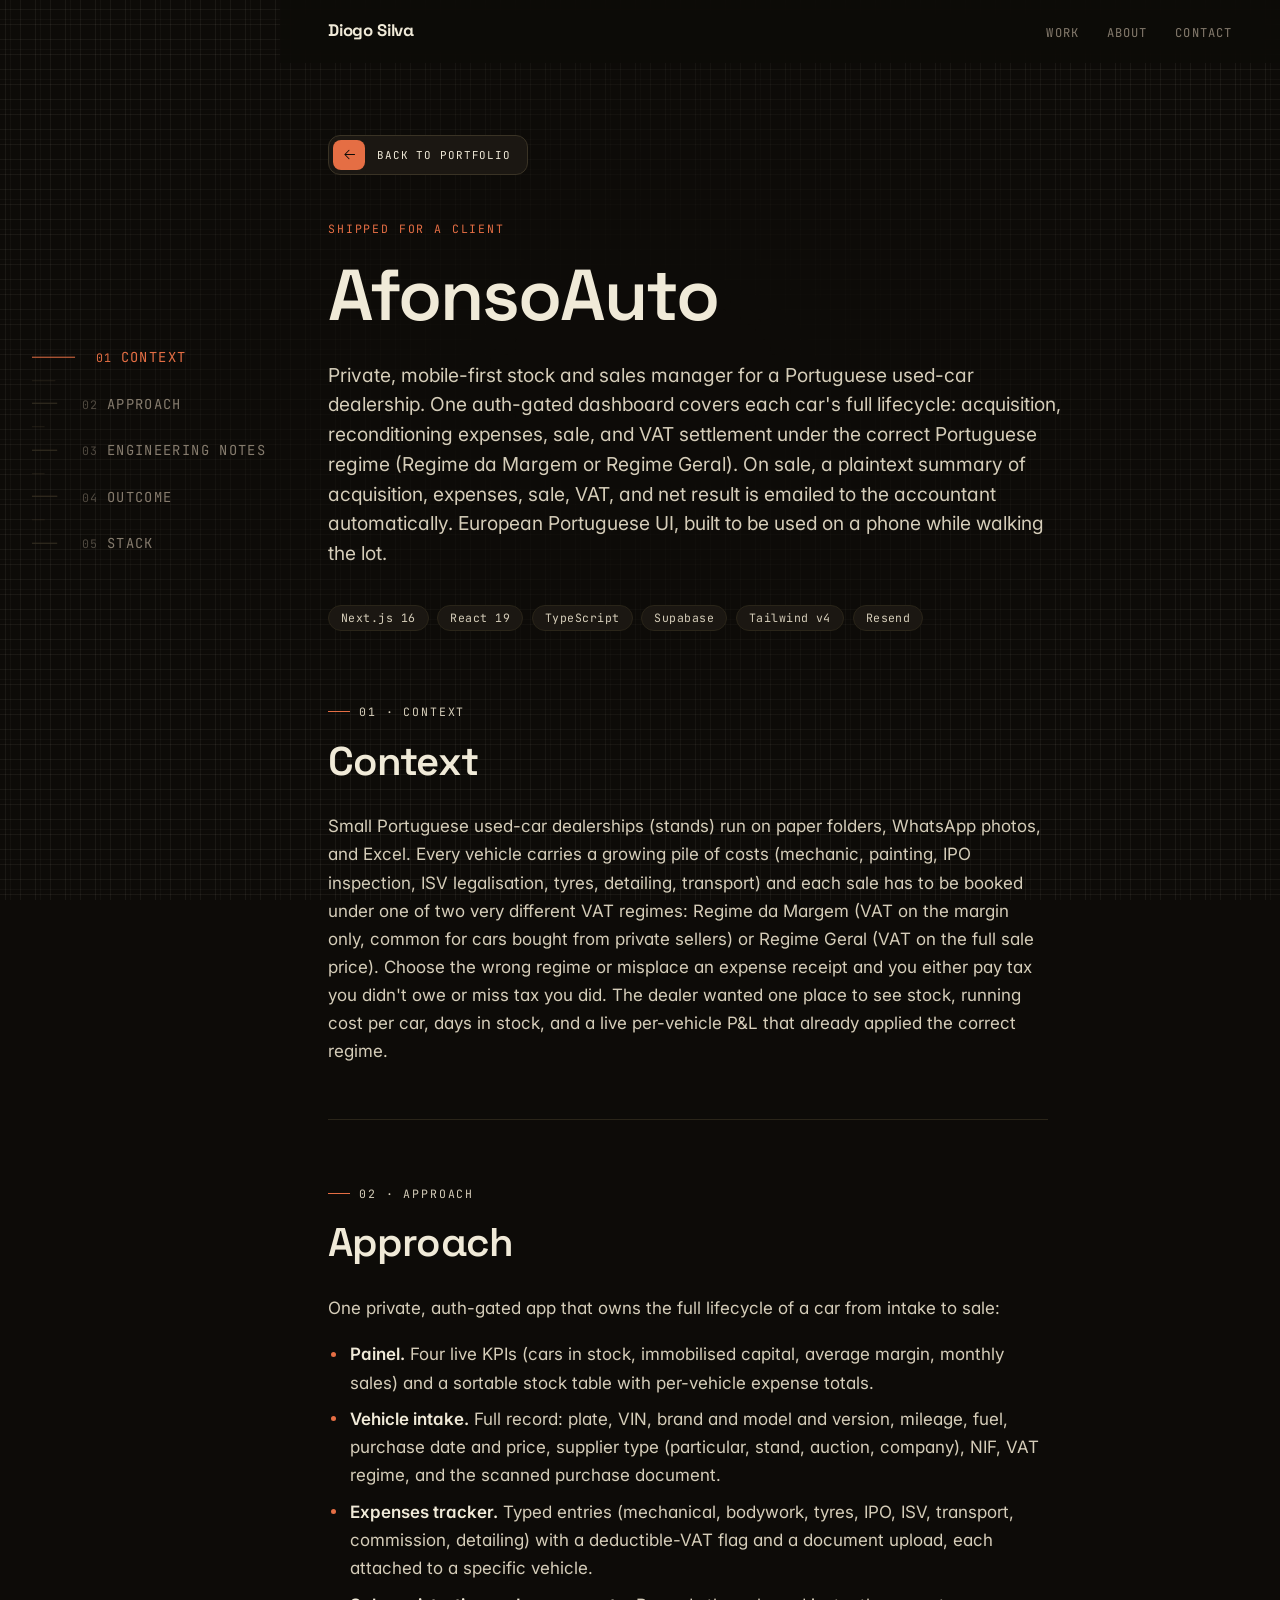
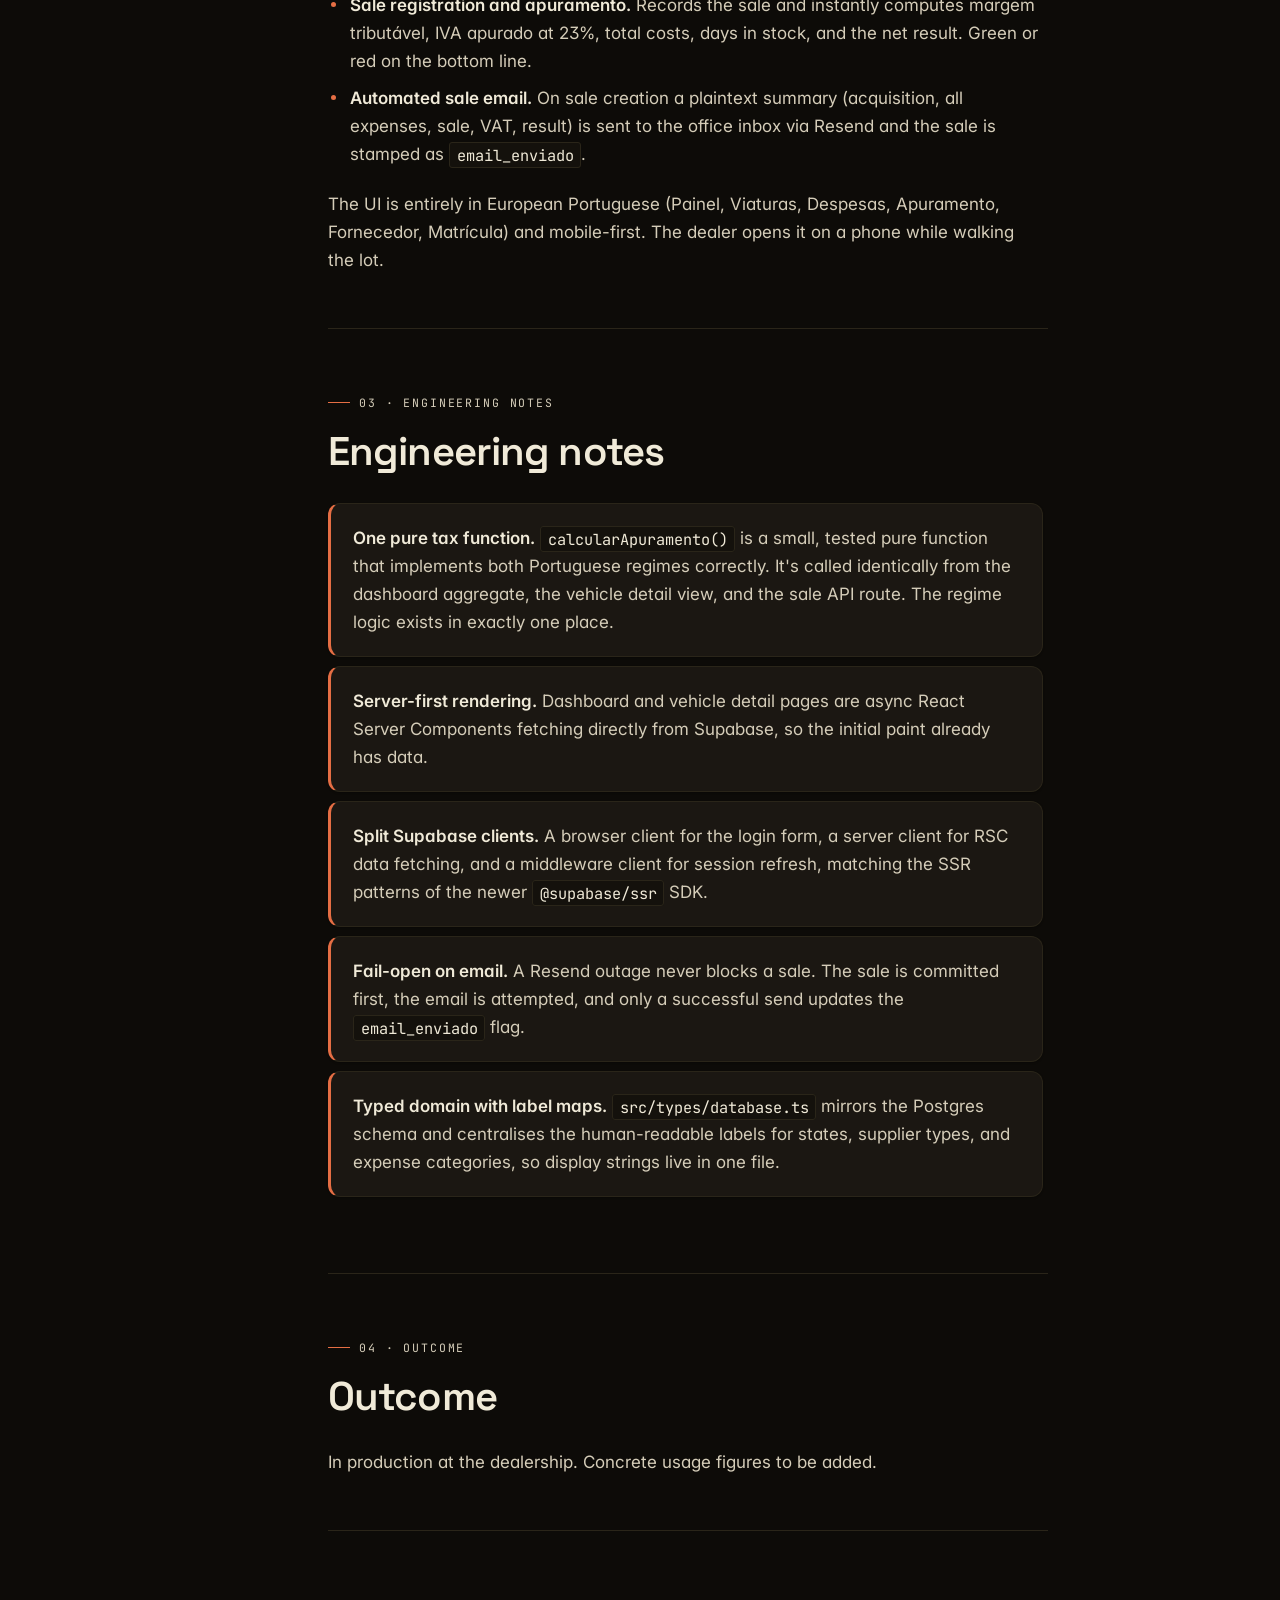
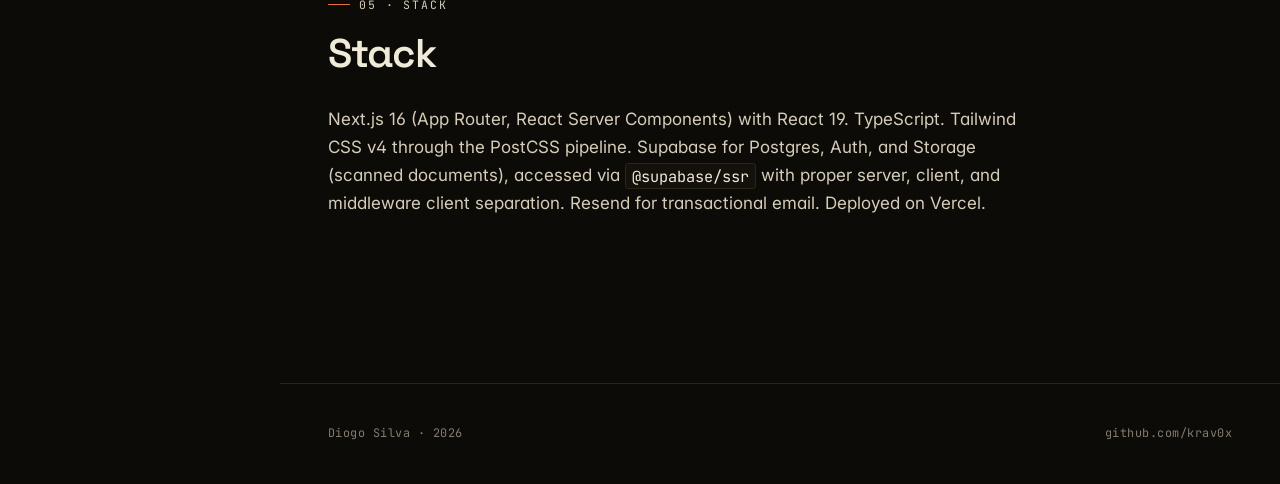
<file: projects/afonso.html>
<!doctype html>
<html lang="en">
<head>
    <meta charset="utf-8">
    <meta name="viewport" content="width=device-width, initial-scale=1">
    <title>AfonsoAuto · Diogo Silva</title>
    <meta name="description" content="Private, mobile-first stock and sales manager for a Portuguese used-car dealership. Handles both VAT regimes.">

    <link rel="preconnect" href="https://fonts.googleapis.com">
    <link rel="preconnect" href="https://fonts.gstatic.com" crossorigin>
    <link rel="stylesheet" href="https://fonts.googleapis.com/css2?family=Space+Grotesk:wght@400;500;600;700&family=Inter:wght@400;500;600&family=JetBrains+Mono:wght@400;500&display=swap">

    <link rel="stylesheet" href="../styles-v2.css">
</head>
<body>

    <nav class="top-nav" id="topNav">
        <div class="top-nav__inner">
            <a href="../index.html" class="top-nav__mark">Diogo Silva</a>
            <ul class="top-nav__links">
                <li><a href="../index.html#work">Work</a></li>
                <li><a href="../index.html#about">About</a></li>
                <li><a href="../index.html#contact">Contact</a></li>
            </ul>
        </div>
    </nav>

    <header class="project-hero">
        <div class="container container--wide">
            <a href="../index.html" class="back-link">
                <span class="back-link__icon" aria-hidden="true">
                    <svg viewBox="0 0 1024 1024" width="18" height="18" fill="currentColor">
                        <path d="M224 480h640a32 32 0 1 1 0 64H224a32 32 0 0 1 0-64z"></path>
                        <path d="m237.248 512 265.408 265.344a32 32 0 0 1-45.312 45.312l-288-288a32 32 0 0 1 0-45.312l288-288a32 32 0 1 1 45.312 45.312L237.248 512z"></path>
                    </svg>
                </span>
                <span class="back-link__label">Back to portfolio</span>
            </a>
            <p class="project-kind">Shipped for a client</p>
            <h1 class="project-title">AfonsoAuto</h1>
            <p class="project-lede">
                Private, mobile-first stock and sales manager for a Portuguese used-car dealership. One auth-gated dashboard covers each car's full lifecycle: acquisition, reconditioning expenses, sale, and VAT settlement under the correct Portuguese regime (Regime da Margem or Regime Geral). On sale, a plaintext summary of acquisition, expenses, sale, VAT, and net result is emailed to the accountant automatically. European Portuguese UI, built to be used on a phone while walking the lot.
            </p>
            <div class="project-meta">
                <span class="tag">Next.js 16</span>
                <span class="tag">React 19</span>
                <span class="tag">TypeScript</span>
                <span class="tag">Supabase</span>
                <span class="tag">Tailwind v4</span>
                <span class="tag">Resend</span>
            </div>
        </div>
    </header>


    <main class="case-study-body">
        <div class="container">

            <section class="prose" id="context">
                <p class="section-num">01 · Context</p>
                <h2 class="section-title">Context</h2>
                <p>
                    Small Portuguese used-car dealerships (stands) run on paper folders, WhatsApp photos, and Excel. Every vehicle carries a growing pile of costs (mechanic, painting, IPO inspection, ISV legalisation, tyres, detailing, transport) and each sale has to be booked under one of two very different VAT regimes: Regime da Margem (VAT on the margin only, common for cars bought from private sellers) or Regime Geral (VAT on the full sale price). Choose the wrong regime or misplace an expense receipt and you either pay tax you didn't owe or miss tax you did. The dealer wanted one place to see stock, running cost per car, days in stock, and a live per-vehicle P&amp;L that already applied the correct regime.
                </p>
            </section>

            <section class="prose" id="approach">
                <p class="section-num">02 · Approach</p>
                <h2 class="section-title">Approach</h2>
                <p>One private, auth-gated app that owns the full lifecycle of a car from intake to sale:</p>
                <ul>
                    <li><strong>Painel.</strong> Four live KPIs (cars in stock, immobilised capital, average margin, monthly sales) and a sortable stock table with per-vehicle expense totals.</li>
                    <li><strong>Vehicle intake.</strong> Full record: plate, VIN, brand and model and version, mileage, fuel, purchase date and price, supplier type (particular, stand, auction, company), NIF, VAT regime, and the scanned purchase document.</li>
                    <li><strong>Expenses tracker.</strong> Typed entries (mechanical, bodywork, tyres, IPO, ISV, transport, commission, detailing) with a deductible-VAT flag and a document upload, each attached to a specific vehicle.</li>
                    <li><strong>Sale registration and apuramento.</strong> Records the sale and instantly computes margem tributável, IVA apurado at 23%, total costs, days in stock, and the net result. Green or red on the bottom line.</li>
                    <li><strong>Automated sale email.</strong> On sale creation a plaintext summary (acquisition, all expenses, sale, VAT, result) is sent to the office inbox via Resend and the sale is stamped as <code>email_enviado</code>.</li>
                </ul>
                <p>The UI is entirely in European Portuguese (Painel, Viaturas, Despesas, Apuramento, Fornecedor, Matrícula) and mobile-first. The dealer opens it on a phone while walking the lot.</p>
            </section>

            <section class="prose" id="engineering-notes">
                <p class="section-num">03 · Engineering notes</p>
                <h2 class="section-title">Engineering notes</h2>
                <ul class="notes-list">
                    <li><strong>One pure tax function.</strong> <code>calcularApuramento()</code> is a small, tested pure function that implements both Portuguese regimes correctly. It's called identically from the dashboard aggregate, the vehicle detail view, and the sale API route. The regime logic exists in exactly one place.</li>
                    <li><strong>Server-first rendering.</strong> Dashboard and vehicle detail pages are async React Server Components fetching directly from Supabase, so the initial paint already has data.</li>
                    <li><strong>Split Supabase clients.</strong> A browser client for the login form, a server client for RSC data fetching, and a middleware client for session refresh, matching the SSR patterns of the newer <code>@supabase/ssr</code> SDK.</li>
                    <li><strong>Fail-open on email.</strong> A Resend outage never blocks a sale. The sale is committed first, the email is attempted, and only a successful send updates the <code>email_enviado</code> flag.</li>
                    <li><strong>Typed domain with label maps.</strong> <code>src/types/database.ts</code> mirrors the Postgres schema and centralises the human-readable labels for states, supplier types, and expense categories, so display strings live in one file.</li>
                </ul>
            </section>

            <section class="prose" id="outcome">
                <p class="section-num">04 · Outcome</p>
                <h2 class="section-title">Outcome</h2>
                <p>In production at the dealership. Concrete usage figures to be added.</p>
            </section>

            <section class="prose" id="stack">
                <p class="section-num">05 · Stack</p>
                <h2 class="section-title">Stack</h2>
                <p>Next.js 16 (App Router, React Server Components) with React 19. TypeScript. Tailwind CSS v4 through the PostCSS pipeline. Supabase for Postgres, Auth, and Storage (scanned documents), accessed via <code>@supabase/ssr</code> with proper server, client, and middleware client separation. Resend for transactional email. Deployed on Vercel.</p>
            </section>

        </div>
    </main>

    <footer class="site-footer">
        <div class="site-footer__inner">
            <span>Diogo Silva &middot; 2026</span>
            <span><a href="https://github.com/krav0x">github.com/krav0x</a></span>
        </div>
    </footer>

    <script>
        (function () { var nav = document.getElementById('topNav'); if (!nav) return; function onScroll() { if (window.scrollY > 8) nav.classList.add('is-scrolled'); else nav.classList.remove('is-scrolled'); } window.addEventListener('scroll', onScroll, { passive: true }); onScroll(); })();
        (function () {
            var gallery = document.querySelector('[data-gallery]');
            if (!gallery) return;
            var tiles = Array.prototype.slice.call(gallery.querySelectorAll('.gallery__tile'));
            var items = tiles.map(function (t) { var img = t.querySelector('img'); return { src: t.dataset.full || img.src, alt: img.alt || '' }; });
            var total = items.length; var idx = 0;
            var svgNS = 'http://www.w3.org/2000/svg';
            function icon(d, size) { var s = document.createElementNS(svgNS, 'svg'); s.setAttribute('viewBox', '0 0 24 24'); s.setAttribute('fill', 'none'); s.setAttribute('stroke', 'currentColor'); s.setAttribute('stroke-width', '2'); s.setAttribute('stroke-linecap', 'round'); s.setAttribute('stroke-linejoin', 'round'); s.setAttribute('width', size); s.setAttribute('height', size); var p = document.createElementNS(svgNS, 'path'); p.setAttribute('d', d); s.appendChild(p); return s; }
            var lb = document.createElement('div'); lb.className = 'lightbox'; lb.hidden = true;
            var closeBtn = document.createElement('button'); closeBtn.type = 'button'; closeBtn.className = 'lightbox__btn lightbox__btn--close'; closeBtn.setAttribute('aria-label', 'Close'); closeBtn.appendChild(icon('M6 18L18 6M6 6l12 12', 32)); lb.appendChild(closeBtn);
            var prevBtn = document.createElement('button'); prevBtn.type = 'button'; prevBtn.className = 'lightbox__btn lightbox__btn--prev'; prevBtn.setAttribute('aria-label', 'Previous'); prevBtn.appendChild(icon('M15 19l-7-7 7-7', 40)); lb.appendChild(prevBtn);
            var stage = document.createElement('div'); stage.className = 'lightbox__stage'; var img = document.createElement('img'); img.className = 'lightbox__image'; img.alt = ''; stage.appendChild(img); stage.addEventListener('click', function (e) { e.stopPropagation(); }); lb.appendChild(stage);
            var nextBtn = document.createElement('button'); nextBtn.type = 'button'; nextBtn.className = 'lightbox__btn lightbox__btn--next'; nextBtn.setAttribute('aria-label', 'Next'); nextBtn.appendChild(icon('M9 5l7 7-7 7', 40)); lb.appendChild(nextBtn);
            var counter = document.createElement('div'); counter.className = 'lightbox__counter'; lb.appendChild(counter);
            document.body.appendChild(lb);
            function show(n) { idx = ((n % total) + total) % total; var it = items[idx]; img.style.animation = 'none'; void img.offsetWidth; img.style.animation = ''; img.src = it.src; img.alt = it.alt; counter.textContent = (idx + 1) + ' / ' + total; }
            function open(n) { show(n); lb.hidden = false; document.body.classList.add('is-lightbox-open'); }
            function close() { lb.hidden = true; document.body.classList.remove('is-lightbox-open'); }
            tiles.forEach(function (tile, i) { tile.addEventListener('click', function () { open(i); }); });
            closeBtn.addEventListener('click', function (e) { e.stopPropagation(); close(); });
            prevBtn.addEventListener('click', function (e) { e.stopPropagation(); show(idx - 1); });
            nextBtn.addEventListener('click', function (e) { e.stopPropagation(); show(idx + 1); });
            lb.addEventListener('click', function (e) { if (e.target === lb) close(); });
            document.addEventListener('keydown', function (e) { if (lb.hidden) return; if (e.key === 'Escape') close(); else if (e.key === 'ArrowLeft') show(idx - 1); else if (e.key === 'ArrowRight') show(idx + 1); });
        })();
    </script>
    <script src="../rail.js"></script>

</body>
</html>
</file>
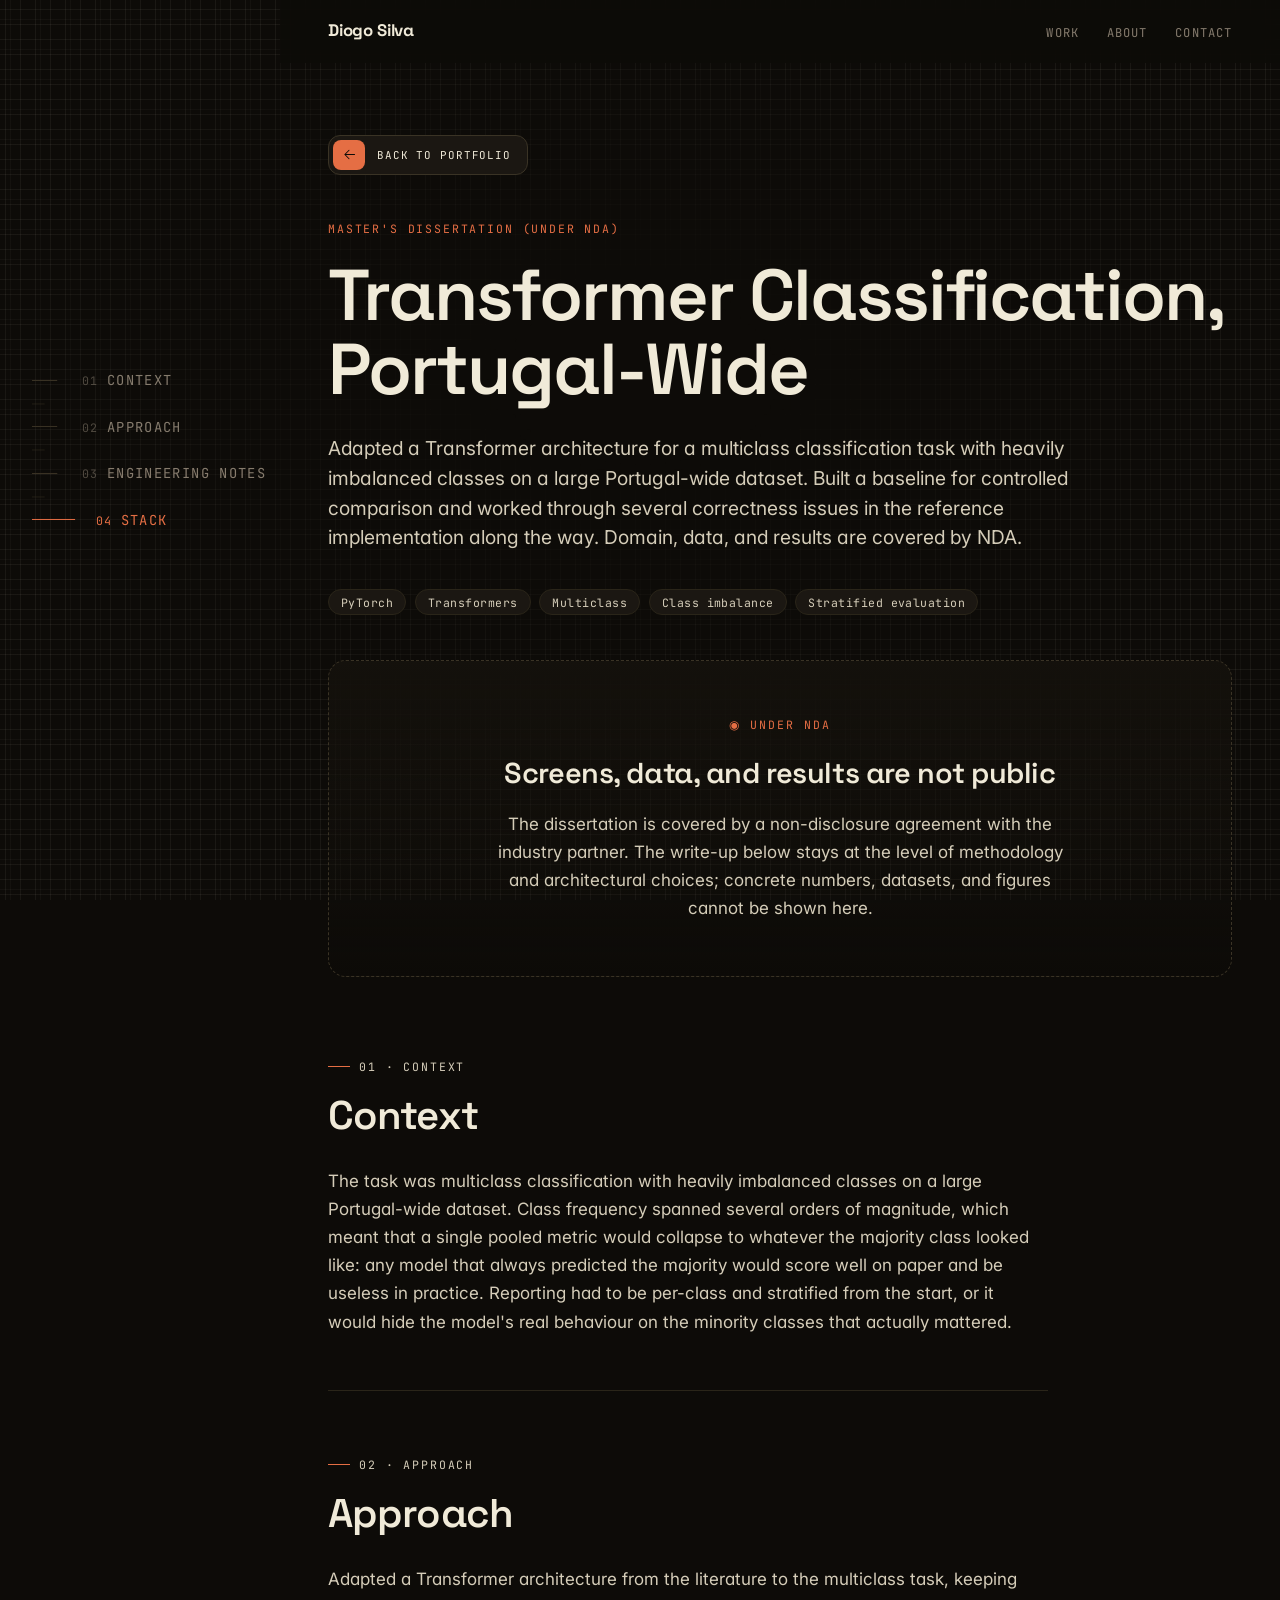
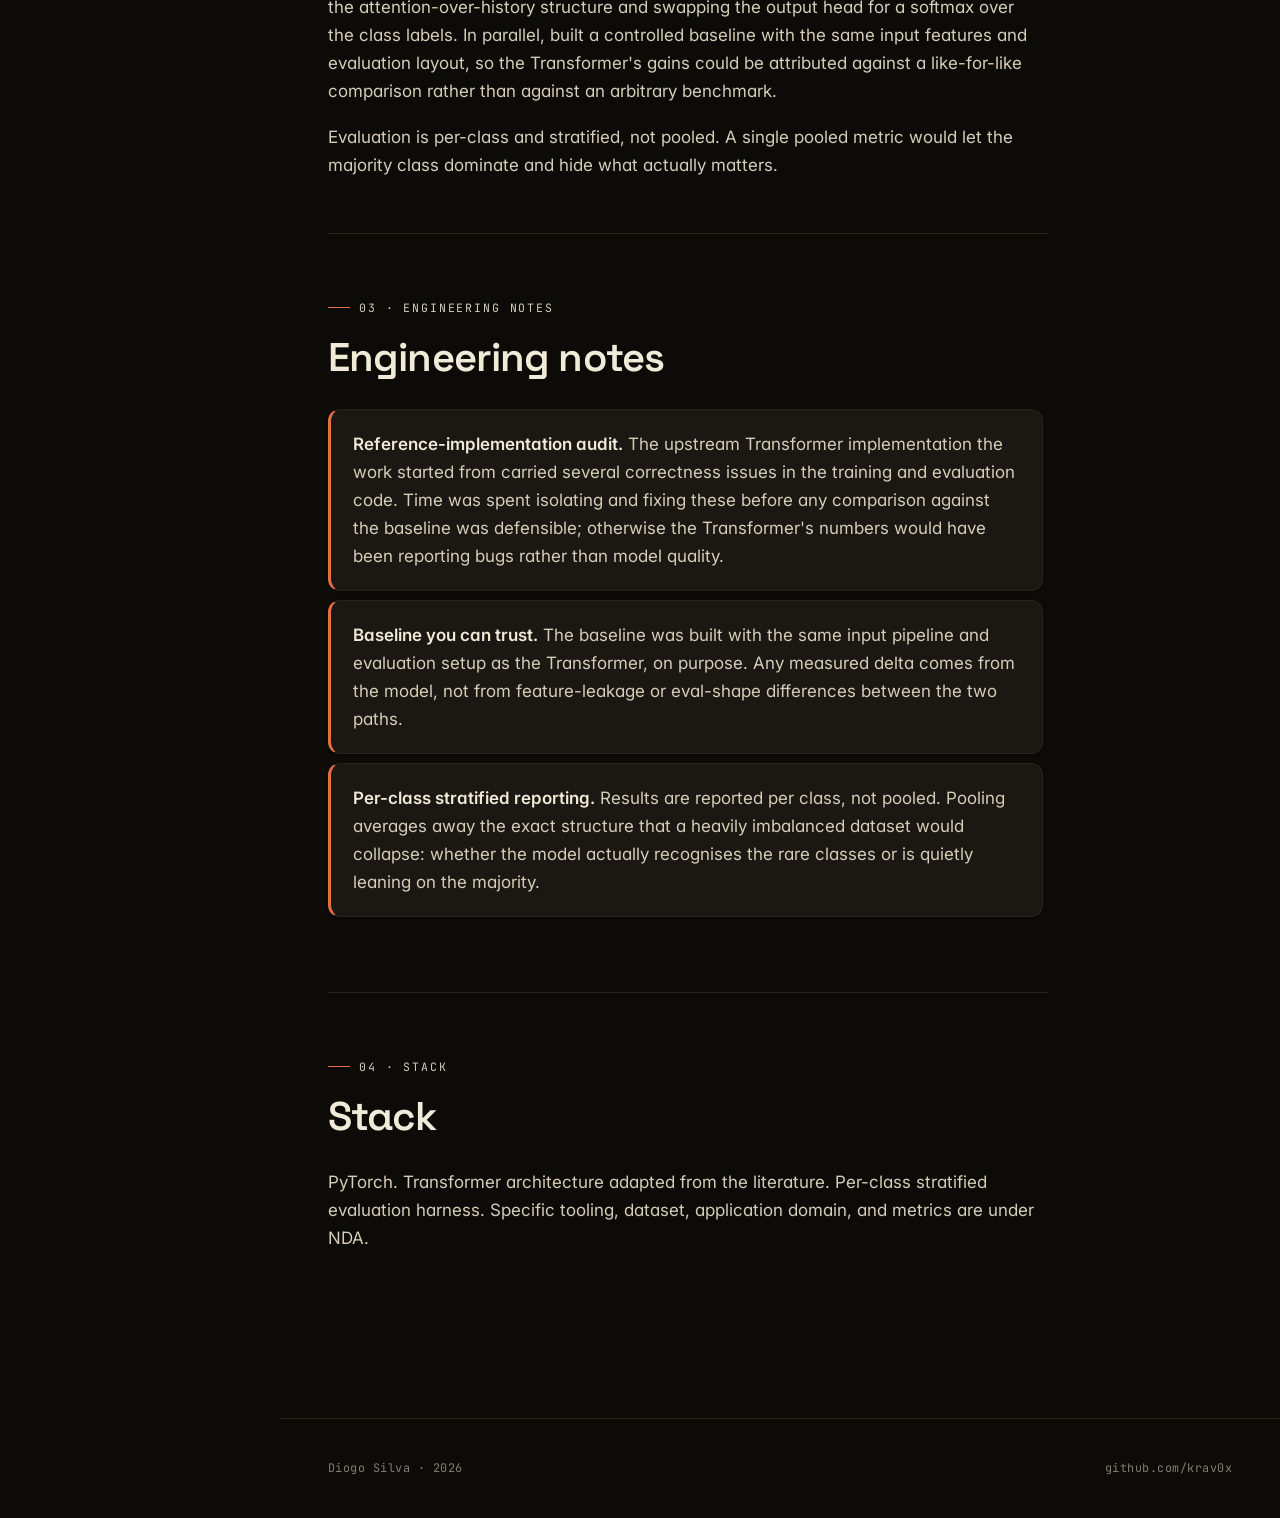
<file: projects/dissertation.html>
<!doctype html>
<html lang="en">
<head>
    <meta charset="utf-8">
    <meta name="viewport" content="width=device-width, initial-scale=1">
    <title>Transformer Classification, Portugal-Wide · Diogo Silva</title>
    <meta name="description" content="Master's dissertation on Transformer-based multiclass classification with heavy class imbalance on a large Portugal-wide dataset. Under NDA.">

    <link rel="preconnect" href="https://fonts.googleapis.com">
    <link rel="preconnect" href="https://fonts.gstatic.com" crossorigin>
    <link rel="stylesheet" href="https://fonts.googleapis.com/css2?family=Space+Grotesk:wght@400;500;600;700&family=Inter:wght@400;500;600&family=JetBrains+Mono:wght@400;500&display=swap">

    <link rel="stylesheet" href="../styles-v2.css">

    <style>
        /* NDA notice panel, in place of the interactive browser */
        .nda-panel {
            max-width: var(--wide-w);
            margin: 0 auto clamp(3rem, 6vh, 4.5rem);
            padding-inline: var(--page-x);
        }
        .nda-panel__inner {
            border: 1px dashed var(--hairline-strong);
            border-radius: var(--radius-lg);
            padding: clamp(2.5rem, 6vh, 4rem) clamp(1.5rem, 4vw, 3rem);
            background: linear-gradient(180deg, var(--paper-warm), transparent);
            text-align: center;
        }
        .nda-panel__label {
            font-family: var(--font-mono);
            font-size: 0.72rem;
            letter-spacing: 0.18em;
            text-transform: uppercase;
            color: var(--accent);
            margin-bottom: 1rem;
        }
        .nda-panel__title {
            font-family: var(--font-display);
            font-weight: 600;
            font-size: clamp(1.4rem, 2.6vw, 1.8rem);
            color: var(--ink);
            margin-bottom: 0.75rem;
            letter-spacing: -0.015em;
        }
        .nda-panel__text {
            color: var(--ink-soft);
            max-width: 52ch;
            margin: 0 auto;
        }
    </style>
</head>
<body>

    <nav class="top-nav" id="topNav">
        <div class="top-nav__inner">
            <a href="../index.html" class="top-nav__mark">Diogo Silva</a>
            <ul class="top-nav__links">
                <li><a href="../index.html#work">Work</a></li>
                <li><a href="../index.html#about">About</a></li>
                <li><a href="../index.html#contact">Contact</a></li>
            </ul>
        </div>
    </nav>

    <header class="project-hero">
        <div class="container container--wide">
            <a href="../index.html" class="back-link">
                <span class="back-link__icon" aria-hidden="true">
                    <svg viewBox="0 0 1024 1024" width="18" height="18" fill="currentColor">
                        <path d="M224 480h640a32 32 0 1 1 0 64H224a32 32 0 0 1 0-64z"></path>
                        <path d="m237.248 512 265.408 265.344a32 32 0 0 1-45.312 45.312l-288-288a32 32 0 0 1 0-45.312l288-288a32 32 0 1 1 45.312 45.312L237.248 512z"></path>
                    </svg>
                </span>
                <span class="back-link__label">Back to portfolio</span>
            </a>
            <p class="project-kind">Master's dissertation (under NDA)</p>
            <h1 class="project-title">Transformer Classification, Portugal-Wide</h1>
            <p class="project-lede">
                Adapted a Transformer architecture for a multiclass classification task with heavily imbalanced classes on a large Portugal-wide dataset. Built a baseline for controlled comparison and worked through several correctness issues in the reference implementation along the way. Domain, data, and results are covered by NDA.
            </p>
            <div class="project-meta">
                <span class="tag">PyTorch</span>
                <span class="tag">Transformers</span>
                <span class="tag">Multiclass</span>
                <span class="tag">Class imbalance</span>
                <span class="tag">Stratified evaluation</span>
            </div>
        </div>
    </header>

    <div class="nda-panel">
        <div class="nda-panel__inner">
            <p class="nda-panel__label">◉ Under NDA</p>
            <h2 class="nda-panel__title">Screens, data, and results are not public</h2>
            <p class="nda-panel__text">The dissertation is covered by a non-disclosure agreement with the industry partner. The write-up below stays at the level of methodology and architectural choices; concrete numbers, datasets, and figures cannot be shown here.</p>
        </div>
    </div>

    <main class="case-study-body">
        <div class="container">

            <section class="prose" id="context">
                <p class="section-num">01 · Context</p>
                <h2 class="section-title">Context</h2>
                <p>
                    The task was multiclass classification with heavily imbalanced classes on a large Portugal-wide dataset. Class frequency spanned several orders of magnitude, which meant that a single pooled metric would collapse to whatever the majority class looked like: any model that always predicted the majority would score well on paper and be useless in practice. Reporting had to be per-class and stratified from the start, or it would hide the model's real behaviour on the minority classes that actually mattered.
                </p>
            </section>

            <section class="prose" id="approach">
                <p class="section-num">02 · Approach</p>
                <h2 class="section-title">Approach</h2>
                <p>
                    Adapted a Transformer architecture from the literature to the multiclass task, keeping the attention-over-history structure and swapping the output head for a softmax over the class labels. In parallel, built a controlled baseline with the same input features and evaluation layout, so the Transformer's gains could be attributed against a like-for-like comparison rather than against an arbitrary benchmark.
                </p>
                <p>
                    Evaluation is per-class and stratified, not pooled. A single pooled metric would let the majority class dominate and hide what actually matters.
                </p>
            </section>

            <section class="prose" id="engineering-notes">
                <p class="section-num">03 · Engineering notes</p>
                <h2 class="section-title">Engineering notes</h2>
                <ul class="notes-list">
                    <li><strong>Reference-implementation audit.</strong> The upstream Transformer implementation the work started from carried several correctness issues in the training and evaluation code. Time was spent isolating and fixing these before any comparison against the baseline was defensible; otherwise the Transformer's numbers would have been reporting bugs rather than model quality.</li>
                    <li><strong>Baseline you can trust.</strong> The baseline was built with the same input pipeline and evaluation setup as the Transformer, on purpose. Any measured delta comes from the model, not from feature-leakage or eval-shape differences between the two paths.</li>
                    <li><strong>Per-class stratified reporting.</strong> Results are reported per class, not pooled. Pooling averages away the exact structure that a heavily imbalanced dataset would collapse: whether the model actually recognises the rare classes or is quietly leaning on the majority.</li>
                </ul>
            </section>

            <section class="prose" id="stack">
                <p class="section-num">04 · Stack</p>
                <h2 class="section-title">Stack</h2>
                <p>PyTorch. Transformer architecture adapted from the literature. Per-class stratified evaluation harness. Specific tooling, dataset, application domain, and metrics are under NDA.</p>
            </section>

        </div>
    </main>

    <footer class="site-footer">
        <div class="site-footer__inner">
            <span>Diogo Silva &middot; 2026</span>
            <span><a href="https://github.com/krav0x">github.com/krav0x</a></span>
        </div>
    </footer>

    <script>
        (function () { var nav = document.getElementById('topNav'); if (!nav) return; function onScroll() { if (window.scrollY > 8) nav.classList.add('is-scrolled'); else nav.classList.remove('is-scrolled'); } window.addEventListener('scroll', onScroll, { passive: true }); onScroll(); })();
    </script>
    <script src="../rail.js"></script>

</body>
</html>
</file>
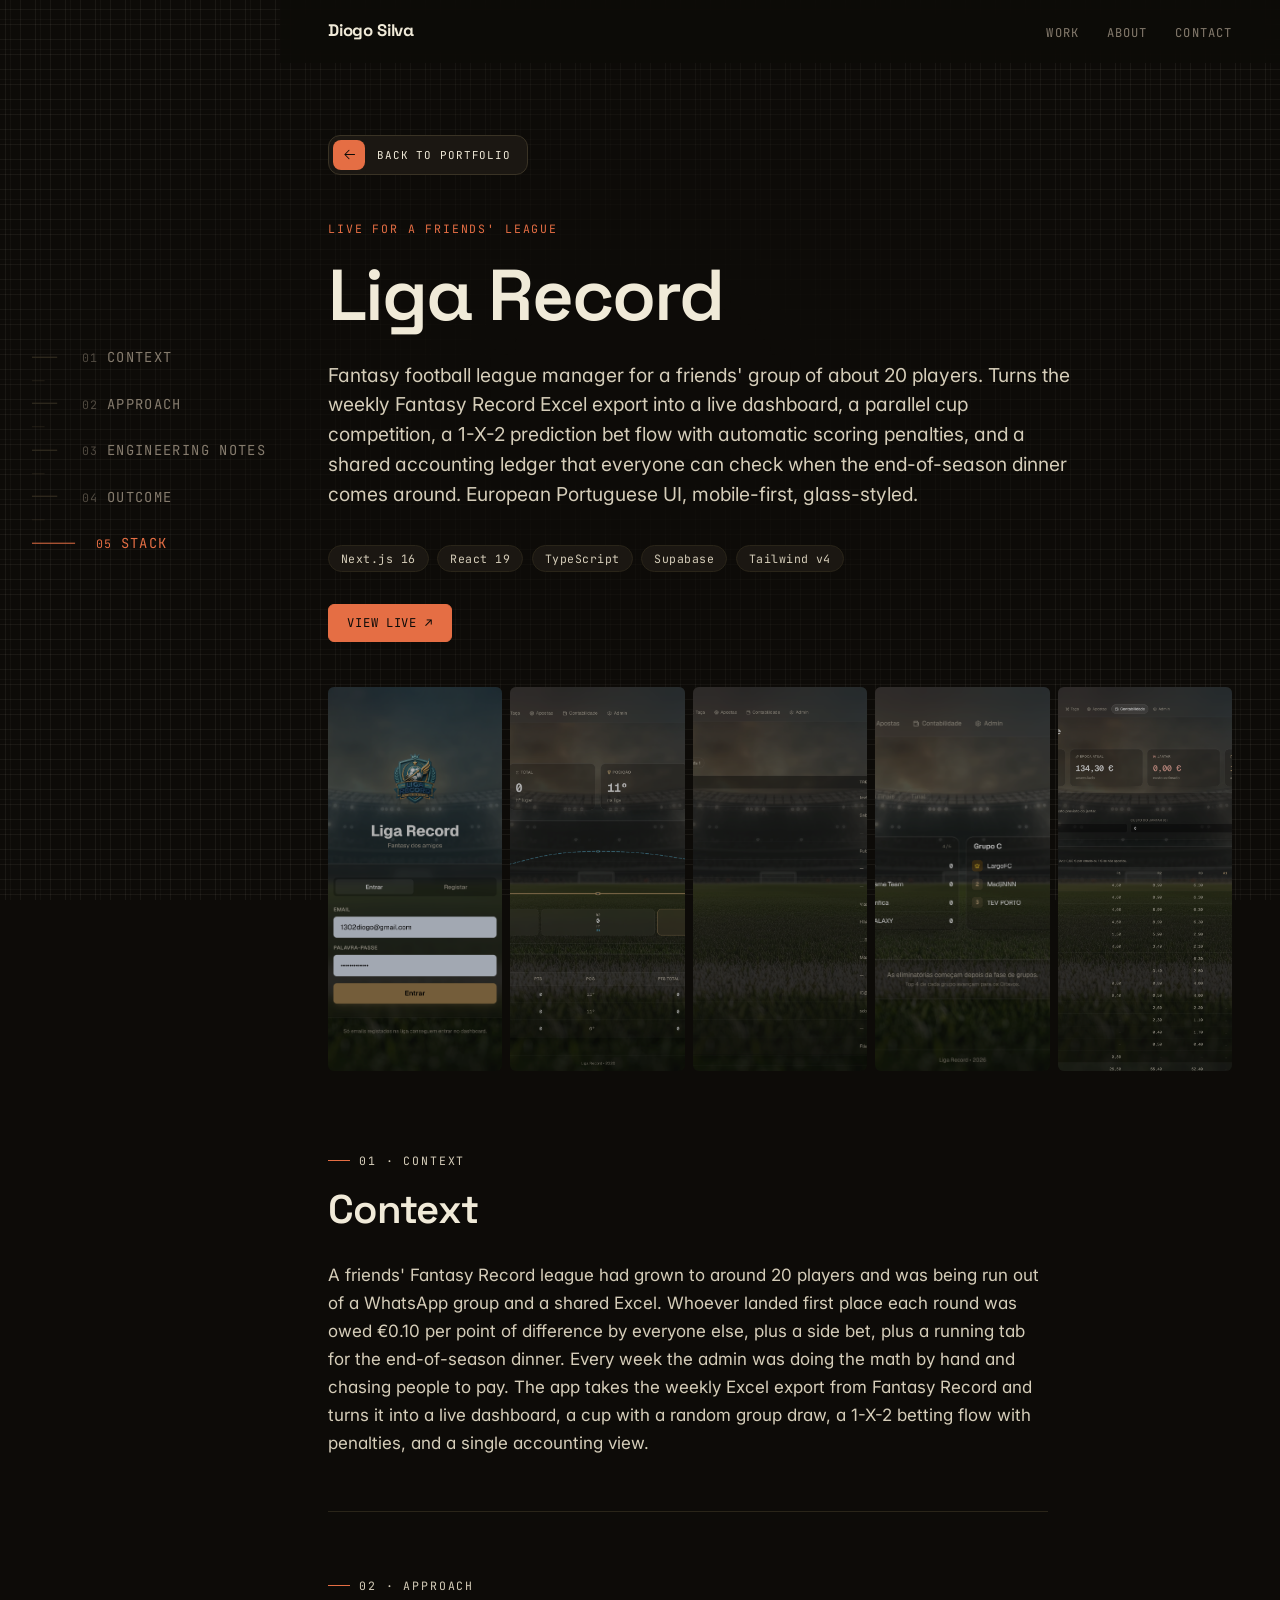
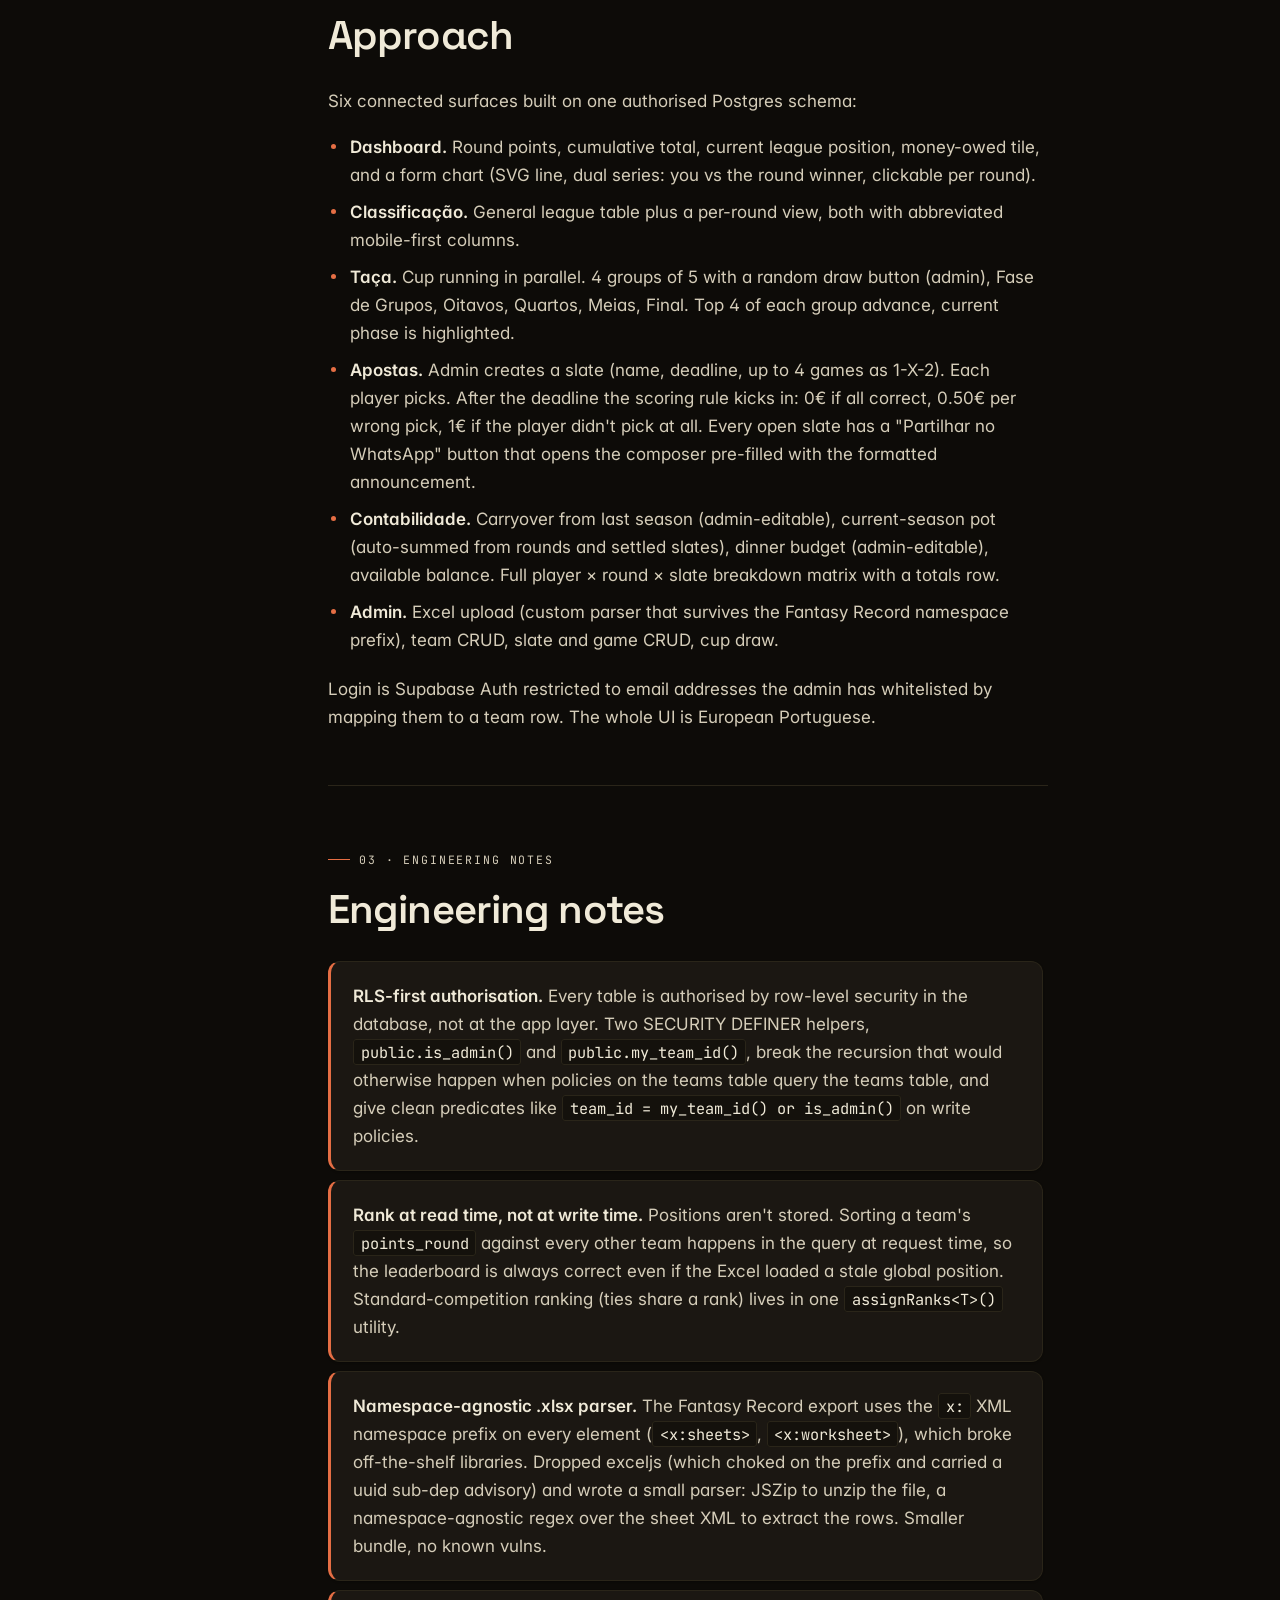
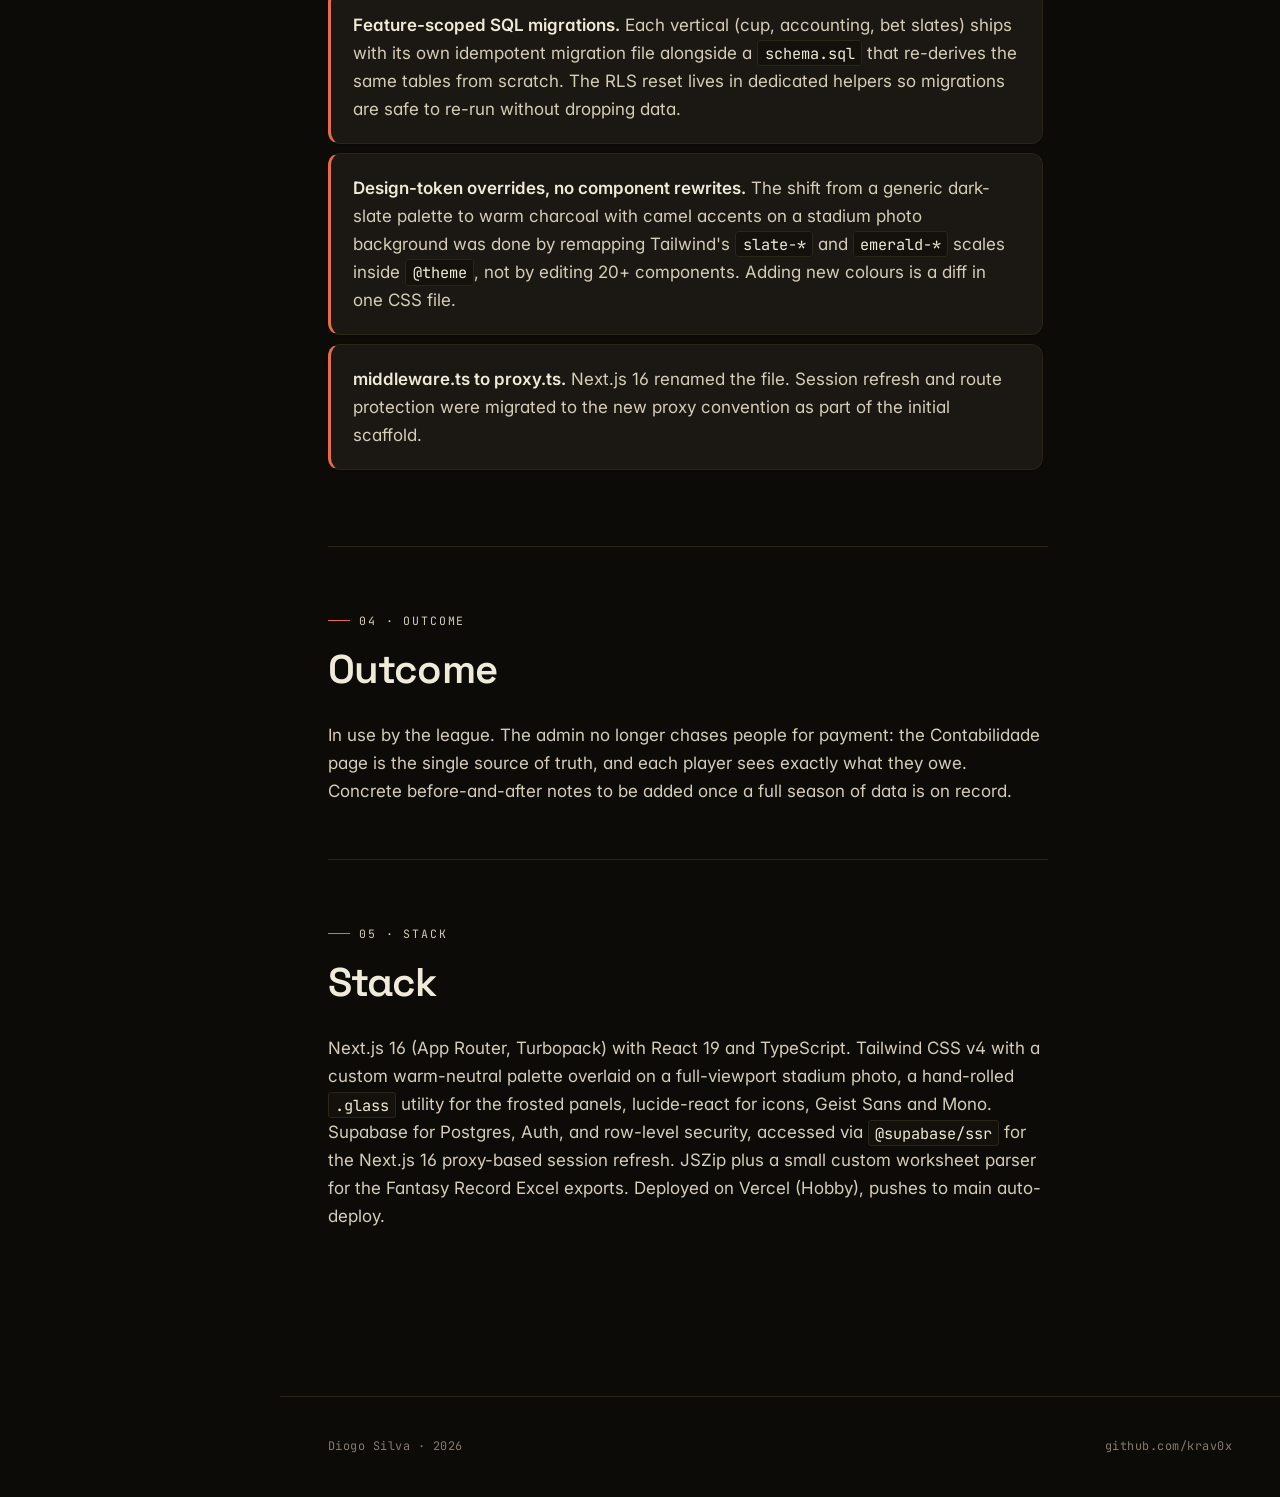
<file: projects/liga-record.html>
<!doctype html>
<html lang="en">
<head>
    <meta charset="utf-8">
    <meta name="viewport" content="width=device-width, initial-scale=1">
    <title>Liga Record · Diogo Silva</title>
    <meta name="description" content="Fantasy football league manager for a friends' group of about 20 players. Live on Vercel.">

    <link rel="preconnect" href="https://fonts.googleapis.com">
    <link rel="preconnect" href="https://fonts.gstatic.com" crossorigin>
    <link rel="stylesheet" href="https://fonts.googleapis.com/css2?family=Space+Grotesk:wght@400;500;600;700&family=Inter:wght@400;500;600&family=JetBrains+Mono:wght@400;500&display=swap">

    <link rel="stylesheet" href="../styles-v2.css">
</head>
<body>

    <nav class="top-nav" id="topNav">
        <div class="top-nav__inner">
            <a href="../index.html" class="top-nav__mark">Diogo Silva</a>
            <ul class="top-nav__links">
                <li><a href="../index.html#work">Work</a></li>
                <li><a href="../index.html#about">About</a></li>
                <li><a href="../index.html#contact">Contact</a></li>
            </ul>
        </div>
    </nav>

    <header class="project-hero">
        <div class="container container--wide">
            <a href="../index.html" class="back-link">
                <span class="back-link__icon" aria-hidden="true">
                    <svg viewBox="0 0 1024 1024" width="18" height="18" fill="currentColor">
                        <path d="M224 480h640a32 32 0 1 1 0 64H224a32 32 0 0 1 0-64z"></path>
                        <path d="m237.248 512 265.408 265.344a32 32 0 0 1-45.312 45.312l-288-288a32 32 0 0 1 0-45.312l288-288a32 32 0 1 1 45.312 45.312L237.248 512z"></path>
                    </svg>
                </span>
                <span class="back-link__label">Back to portfolio</span>
            </a>
            <p class="project-kind">Live for a friends' league</p>
            <h1 class="project-title">Liga Record</h1>
            <p class="project-lede">
                Fantasy football league manager for a friends' group of about 20 players. Turns the weekly Fantasy Record Excel export into a live dashboard, a parallel cup competition, a 1-X-2 prediction bet flow with automatic scoring penalties, and a shared accounting ledger that everyone can check when the end-of-season dinner comes around. European Portuguese UI, mobile-first, glass-styled.
            </p>
            <div class="project-meta">
                <span class="tag">Next.js 16</span>
                <span class="tag">React 19</span>
                <span class="tag">TypeScript</span>
                <span class="tag">Supabase</span>
                <span class="tag">Tailwind v4</span>
            </div>
            <div class="project-actions">
                <a class="button button--primary" href="https://liga-record-ermidas.vercel.app/" target="_blank" rel="noopener">View live ↗</a>
            </div>
        </div>
    </header>

    <section class="gallery" aria-label="Liga Record screens">
        <div class="gallery__row" data-gallery>
            <button type="button" class="gallery__tile" data-full="img/lr-01.png">
                <img src="img/lr-01.png" alt="Login screen with the stadium background and glass panel" loading="lazy">
                <div class="gallery__tile__overlay"></div>
            </button>
            <button type="button" class="gallery__tile" data-full="img/lr-02.png">
                <img src="img/lr-02.png" alt="Dashboard: round points, cumulative total, current position, money-owed tile, and a form chart against the round winner" loading="lazy">
                <div class="gallery__tile__overlay"></div>
            </button>
            <button type="button" class="gallery__tile" data-full="img/lr-03.png">
                <img src="img/lr-03.png" alt="Classificação (general league table)" loading="lazy">
                <div class="gallery__tile__overlay"></div>
            </button>
            <button type="button" class="gallery__tile" data-full="img/lr-04.png">
                <img src="img/lr-04.png" alt="Taça: four groups of five teams in the Fase de Grupos, with the admin's Refazer sorteio button" loading="lazy">
                <div class="gallery__tile__overlay"></div>
            </button>
            <button type="button" class="gallery__tile" data-full="img/lr-05.png">
                <img src="img/lr-05.png" alt="Contabilidade: season carryover, current pot, dinner cost, available balance, and the per-player payment matrix" loading="lazy">
                <div class="gallery__tile__overlay"></div>
            </button>
        </div>
    </section>

    <main class="case-study-body">
        <div class="container">

            <section class="prose" id="context">
                <p class="section-num">01 · Context</p>
                <h2 class="section-title">Context</h2>
                <p>
                    A friends' Fantasy Record league had grown to around 20 players and was being run out of a WhatsApp group and a shared Excel. Whoever landed first place each round was owed €0.10 per point of difference by everyone else, plus a side bet, plus a running tab for the end-of-season dinner. Every week the admin was doing the math by hand and chasing people to pay. The app takes the weekly Excel export from Fantasy Record and turns it into a live dashboard, a cup with a random group draw, a 1-X-2 betting flow with penalties, and a single accounting view.
                </p>
            </section>

            <section class="prose" id="approach">
                <p class="section-num">02 · Approach</p>
                <h2 class="section-title">Approach</h2>
                <p>Six connected surfaces built on one authorised Postgres schema:</p>
                <ul>
                    <li><strong>Dashboard.</strong> Round points, cumulative total, current league position, money-owed tile, and a form chart (SVG line, dual series: you vs the round winner, clickable per round).</li>
                    <li><strong>Classificação.</strong> General league table plus a per-round view, both with abbreviated mobile-first columns.</li>
                    <li><strong>Taça.</strong> Cup running in parallel. 4 groups of 5 with a random draw button (admin), Fase de Grupos, Oitavos, Quartos, Meias, Final. Top 4 of each group advance, current phase is highlighted.</li>
                    <li><strong>Apostas.</strong> Admin creates a slate (name, deadline, up to 4 games as 1-X-2). Each player picks. After the deadline the scoring rule kicks in: 0€ if all correct, 0.50€ per wrong pick, 1€ if the player didn't pick at all. Every open slate has a "Partilhar no WhatsApp" button that opens the composer pre-filled with the formatted announcement.</li>
                    <li><strong>Contabilidade.</strong> Carryover from last season (admin-editable), current-season pot (auto-summed from rounds and settled slates), dinner budget (admin-editable), available balance. Full player × round × slate breakdown matrix with a totals row.</li>
                    <li><strong>Admin.</strong> Excel upload (custom parser that survives the Fantasy Record namespace prefix), team CRUD, slate and game CRUD, cup draw.</li>
                </ul>
                <p>Login is Supabase Auth restricted to email addresses the admin has whitelisted by mapping them to a team row. The whole UI is European Portuguese.</p>
            </section>

            <section class="prose" id="engineering-notes">
                <p class="section-num">03 · Engineering notes</p>
                <h2 class="section-title">Engineering notes</h2>
                <ul class="notes-list">
                    <li><strong>RLS-first authorisation.</strong> Every table is authorised by row-level security in the database, not at the app layer. Two SECURITY DEFINER helpers, <code>public.is_admin()</code> and <code>public.my_team_id()</code>, break the recursion that would otherwise happen when policies on the teams table query the teams table, and give clean predicates like <code>team_id = my_team_id() or is_admin()</code> on write policies.</li>
                    <li><strong>Rank at read time, not at write time.</strong> Positions aren't stored. Sorting a team's <code>points_round</code> against every other team happens in the query at request time, so the leaderboard is always correct even if the Excel loaded a stale global position. Standard-competition ranking (ties share a rank) lives in one <code>assignRanks&lt;T&gt;()</code> utility.</li>
                    <li><strong>Namespace-agnostic .xlsx parser.</strong> The Fantasy Record export uses the <code>x:</code> XML namespace prefix on every element (<code>&lt;x:sheets&gt;</code>, <code>&lt;x:worksheet&gt;</code>), which broke off-the-shelf libraries. Dropped exceljs (which choked on the prefix and carried a uuid sub-dep advisory) and wrote a small parser: JSZip to unzip the file, a namespace-agnostic regex over the sheet XML to extract the rows. Smaller bundle, no known vulns.</li>
                    <li><strong>Feature-scoped SQL migrations.</strong> Each vertical (cup, accounting, bet slates) ships with its own idempotent migration file alongside a <code>schema.sql</code> that re-derives the same tables from scratch. The RLS reset lives in dedicated helpers so migrations are safe to re-run without dropping data.</li>
                    <li><strong>Design-token overrides, no component rewrites.</strong> The shift from a generic dark-slate palette to warm charcoal with camel accents on a stadium photo background was done by remapping Tailwind's <code>slate-*</code> and <code>emerald-*</code> scales inside <code>@theme</code>, not by editing 20+ components. Adding new colours is a diff in one CSS file.</li>
                    <li><strong>middleware.ts to proxy.ts.</strong> Next.js 16 renamed the file. Session refresh and route protection were migrated to the new proxy convention as part of the initial scaffold.</li>
                </ul>
            </section>

            <section class="prose" id="outcome">
                <p class="section-num">04 · Outcome</p>
                <h2 class="section-title">Outcome</h2>
                <p>
                    In use by the league. The admin no longer chases people for payment: the Contabilidade page is the single source of truth, and each player sees exactly what they owe. Concrete before-and-after notes to be added once a full season of data is on record.
                </p>
            </section>

            <section class="prose" id="stack">
                <p class="section-num">05 · Stack</p>
                <h2 class="section-title">Stack</h2>
                <p>Next.js 16 (App Router, Turbopack) with React 19 and TypeScript. Tailwind CSS v4 with a custom warm-neutral palette overlaid on a full-viewport stadium photo, a hand-rolled <code>.glass</code> utility for the frosted panels, lucide-react for icons, Geist Sans and Mono. Supabase for Postgres, Auth, and row-level security, accessed via <code>@supabase/ssr</code> for the Next.js 16 proxy-based session refresh. JSZip plus a small custom worksheet parser for the Fantasy Record Excel exports. Deployed on Vercel (Hobby), pushes to main auto-deploy.</p>
            </section>

        </div>
    </main>

    <footer class="site-footer">
        <div class="site-footer__inner">
            <span>Diogo Silva &middot; 2026</span>
            <span><a href="https://github.com/krav0x">github.com/krav0x</a></span>
        </div>
    </footer>

    <script>
        (function () {
            var nav = document.getElementById('topNav');
            if (!nav) return;
            function onScroll() { if (window.scrollY > 8) nav.classList.add('is-scrolled'); else nav.classList.remove('is-scrolled'); }
            window.addEventListener('scroll', onScroll, { passive: true });
            onScroll();
        })();
        // Expandable gallery + lightbox modal
        (function () {
            var gallery = document.querySelector('[data-gallery]');
            if (!gallery) return;

            var tiles = Array.prototype.slice.call(gallery.querySelectorAll('.gallery__tile'));
            var items = tiles.map(function (t) {
                var img = t.querySelector('img');
                return { src: t.dataset.full || img.src, alt: img.alt || '' };
            });
            var total = items.length;
            var idx = 0;

            var svgNS = 'http://www.w3.org/2000/svg';
            function icon(paths, size) {
                var s = document.createElementNS(svgNS, 'svg');
                s.setAttribute('viewBox', '0 0 24 24');
                s.setAttribute('fill', 'none');
                s.setAttribute('stroke', 'currentColor');
                s.setAttribute('stroke-width', '2');
                s.setAttribute('stroke-linecap', 'round');
                s.setAttribute('stroke-linejoin', 'round');
                s.setAttribute('width', size);
                s.setAttribute('height', size);
                var p = document.createElementNS(svgNS, 'path');
                p.setAttribute('d', paths);
                s.appendChild(p);
                return s;
            }

            var lb = document.createElement('div');
            lb.className = 'lightbox';
            lb.hidden = true;

            var closeBtn = document.createElement('button');
            closeBtn.type = 'button';
            closeBtn.className = 'lightbox__btn lightbox__btn--close';
            closeBtn.setAttribute('aria-label', 'Close');
            closeBtn.appendChild(icon('M6 18L18 6M6 6l12 12', 32));
            lb.appendChild(closeBtn);

            var prevBtn = document.createElement('button');
            prevBtn.type = 'button';
            prevBtn.className = 'lightbox__btn lightbox__btn--prev';
            prevBtn.setAttribute('aria-label', 'Previous');
            prevBtn.appendChild(icon('M15 19l-7-7 7-7', 40));
            lb.appendChild(prevBtn);

            var stage = document.createElement('div');
            stage.className = 'lightbox__stage';
            var img = document.createElement('img');
            img.className = 'lightbox__image';
            img.alt = '';
            stage.appendChild(img);
            stage.addEventListener('click', function (e) { e.stopPropagation(); });
            lb.appendChild(stage);

            var nextBtn = document.createElement('button');
            nextBtn.type = 'button';
            nextBtn.className = 'lightbox__btn lightbox__btn--next';
            nextBtn.setAttribute('aria-label', 'Next');
            nextBtn.appendChild(icon('M9 5l7 7-7 7', 40));
            lb.appendChild(nextBtn);

            var counter = document.createElement('div');
            counter.className = 'lightbox__counter';
            lb.appendChild(counter);

            document.body.appendChild(lb);

            function show(n) {
                idx = ((n % total) + total) % total;
                var it = items[idx];
                img.style.animation = 'none';
                void img.offsetWidth;
                img.style.animation = '';
                img.src = it.src;
                img.alt = it.alt;
                counter.textContent = (idx + 1) + ' / ' + total;
            }
            function open(n) {
                show(n);
                lb.hidden = false;
                document.body.classList.add('is-lightbox-open');
            }
            function close() {
                lb.hidden = true;
                document.body.classList.remove('is-lightbox-open');
            }

            tiles.forEach(function (tile, i) {
                tile.addEventListener('click', function () { open(i); });
            });
            closeBtn.addEventListener('click', function (e) { e.stopPropagation(); close(); });
            prevBtn.addEventListener('click', function (e) { e.stopPropagation(); show(idx - 1); });
            nextBtn.addEventListener('click', function (e) { e.stopPropagation(); show(idx + 1); });
            lb.addEventListener('click', function (e) { if (e.target === lb) close(); });

            document.addEventListener('keydown', function (e) {
                if (lb.hidden) return;
                if (e.key === 'Escape') close();
                else if (e.key === 'ArrowLeft') show(idx - 1);
                else if (e.key === 'ArrowRight') show(idx + 1);
            });
        })();
    </script>
    <script src="../rail.js"></script>

</body>
</html>
</file>
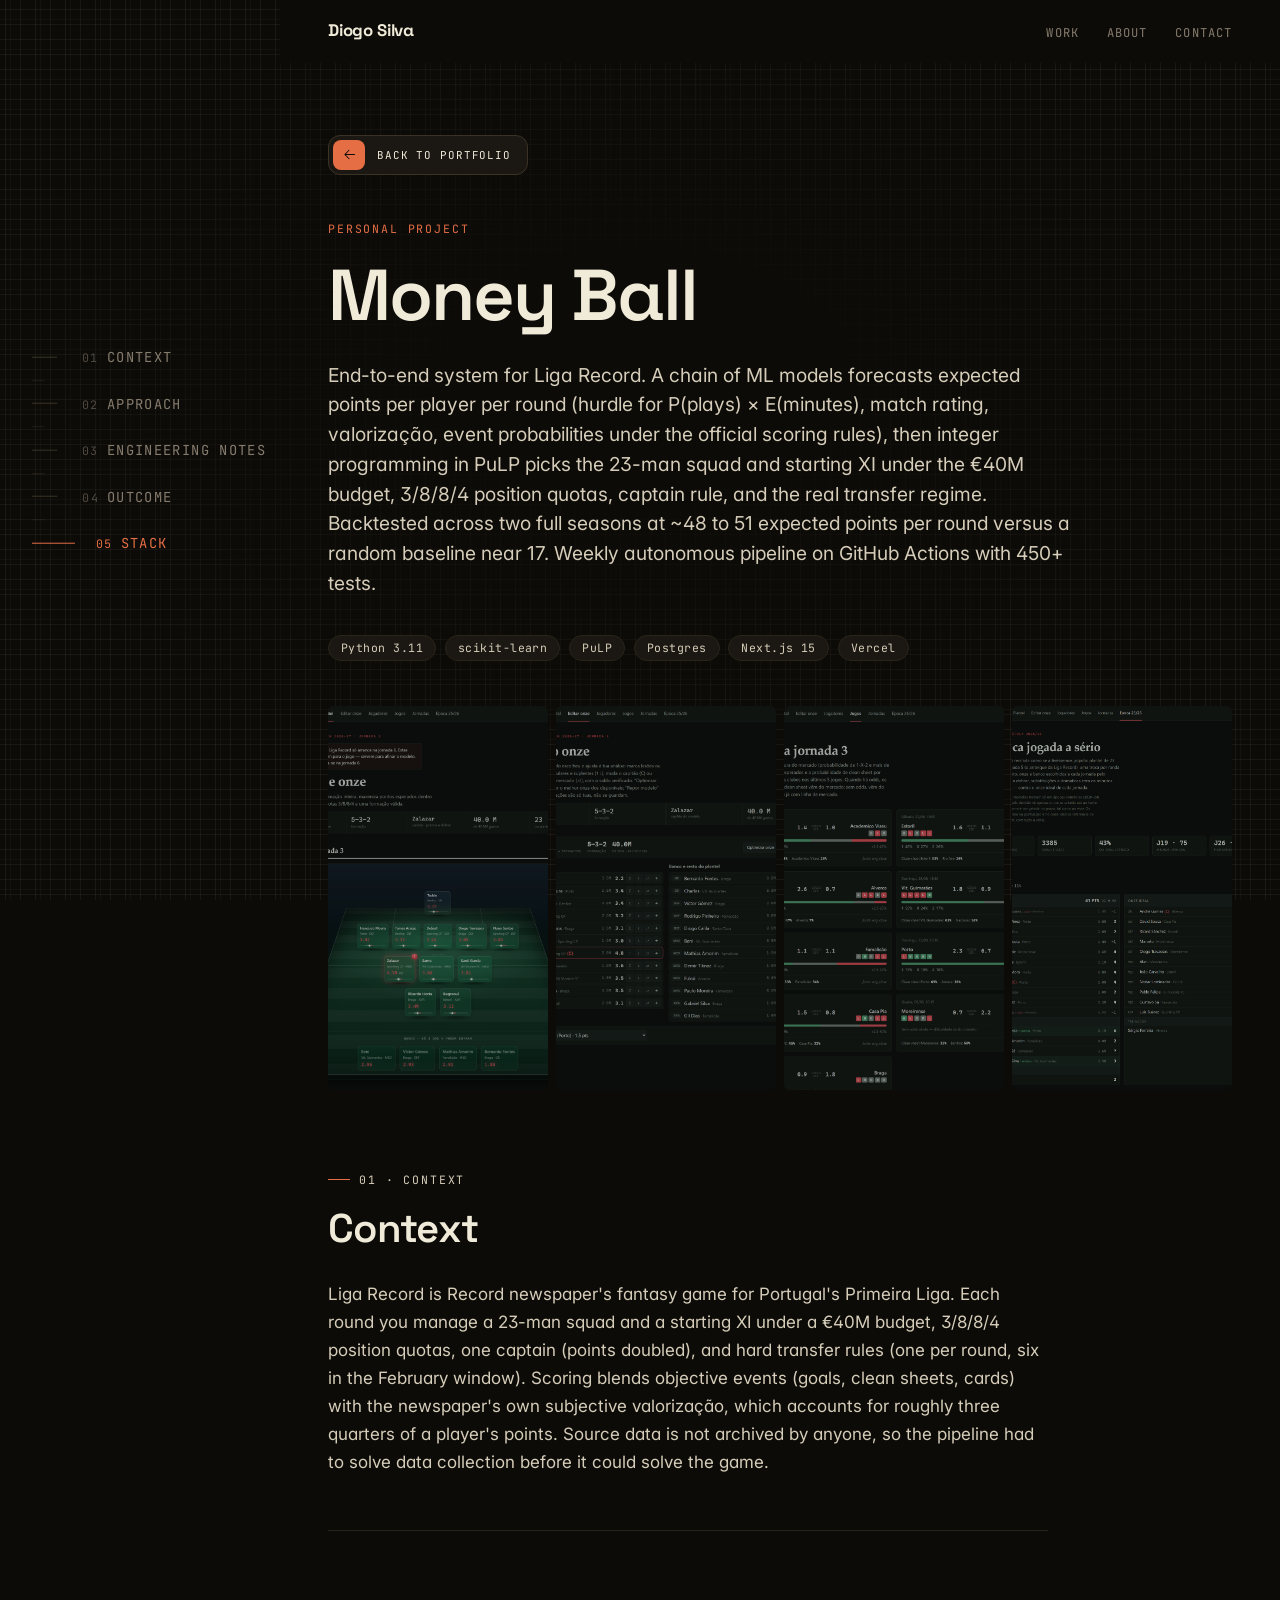
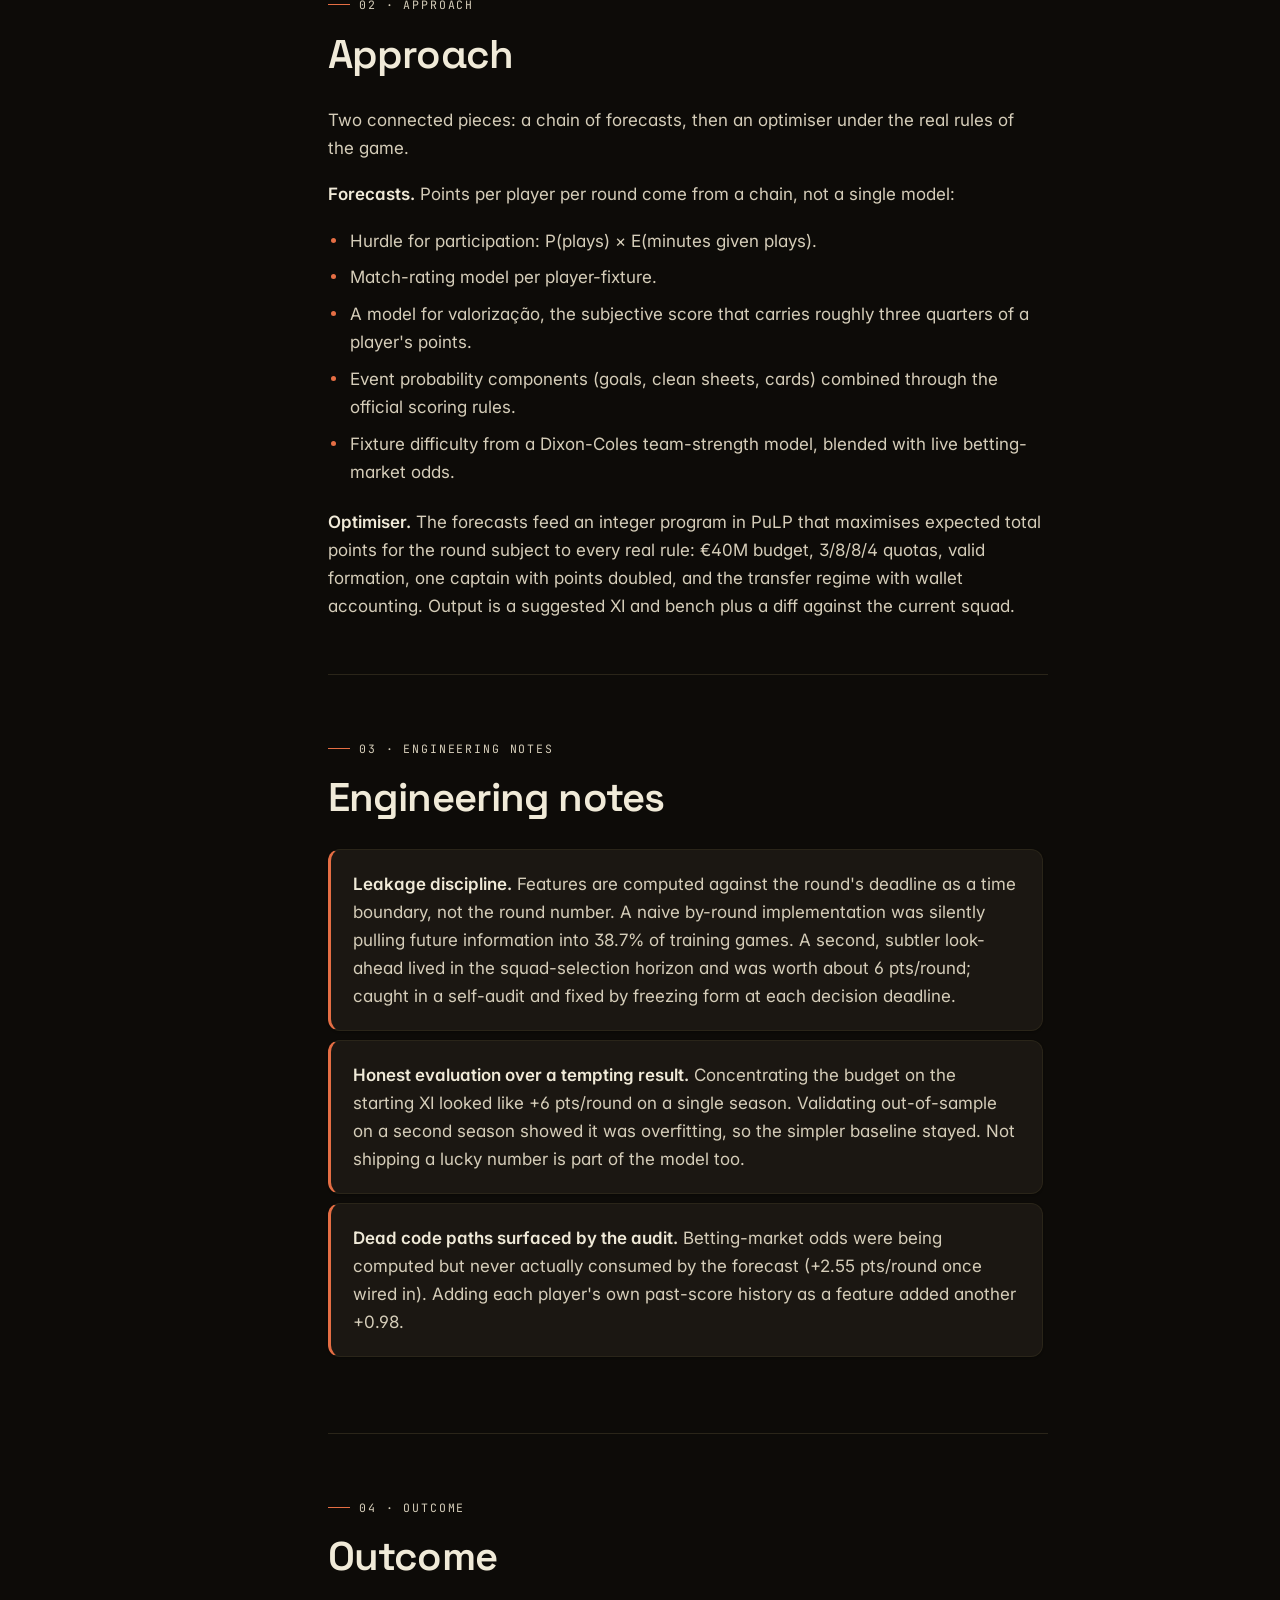
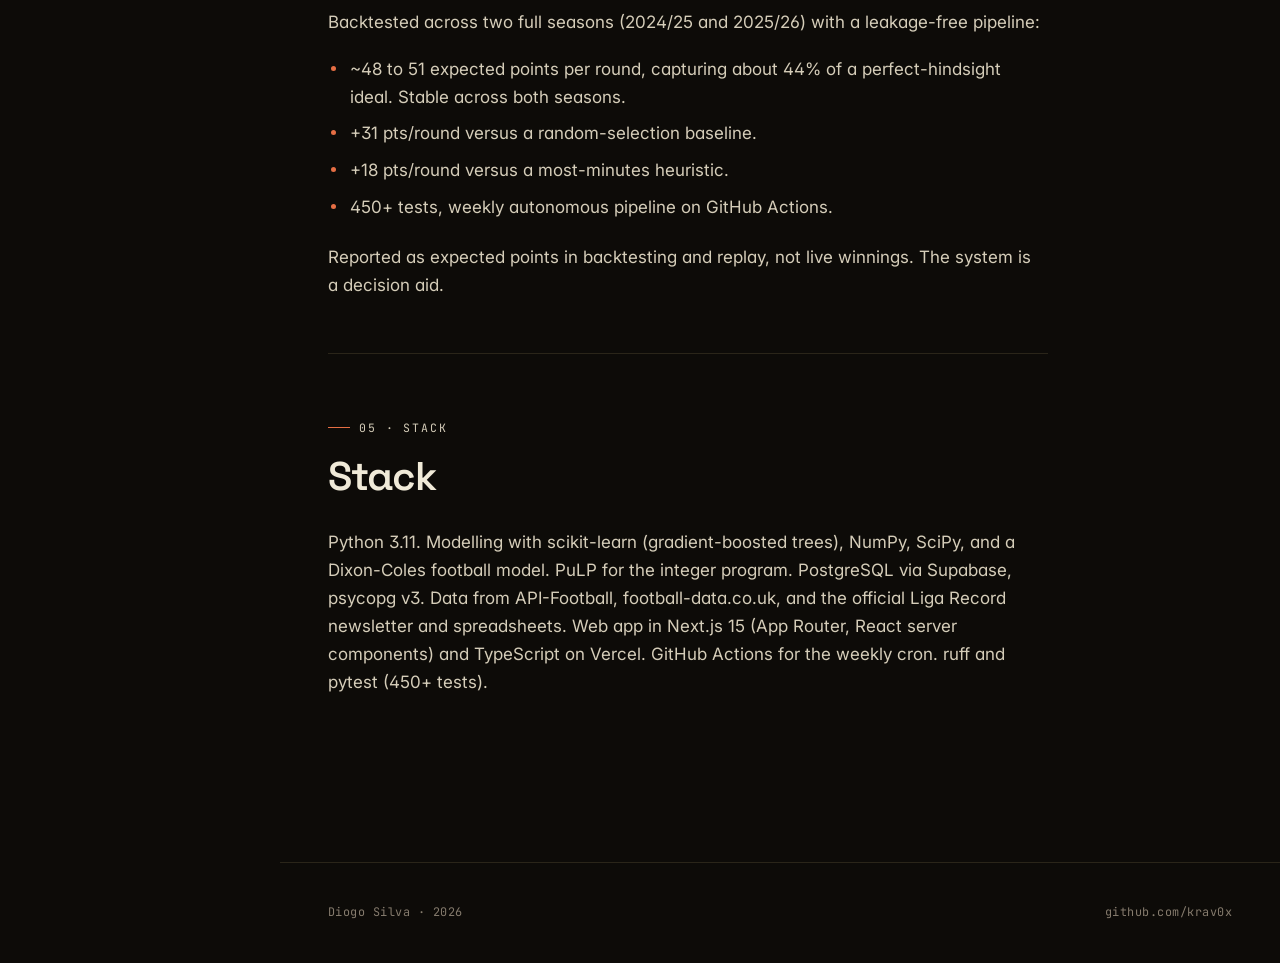
<file: projects/moneyball.html>
<!doctype html>
<html lang="en">
<head>
    <meta charset="utf-8">
    <meta name="viewport" content="width=device-width, initial-scale=1">
    <title>Money Ball · Diogo Silva</title>
    <meta name="description" content="End-to-end ML system for Liga Record fantasy football: chained forecasts feeding integer programming.">

    <link rel="preconnect" href="https://fonts.googleapis.com">
    <link rel="preconnect" href="https://fonts.gstatic.com" crossorigin>
    <link rel="stylesheet" href="https://fonts.googleapis.com/css2?family=Space+Grotesk:wght@400;500;600;700&family=Inter:wght@400;500;600&family=JetBrains+Mono:wght@400;500&display=swap">

    <link rel="stylesheet" href="../styles-v2.css">
</head>
<body>

    <nav class="top-nav" id="topNav">
        <div class="top-nav__inner">
            <a href="../index.html" class="top-nav__mark">Diogo Silva</a>
            <ul class="top-nav__links">
                <li><a href="../index.html#work">Work</a></li>
                <li><a href="../index.html#about">About</a></li>
                <li><a href="../index.html#contact">Contact</a></li>
            </ul>
        </div>
    </nav>

    <header class="project-hero">
        <div class="container container--wide">
            <a href="../index.html" class="back-link">
                <span class="back-link__icon" aria-hidden="true">
                    <svg viewBox="0 0 1024 1024" width="18" height="18" fill="currentColor">
                        <path d="M224 480h640a32 32 0 1 1 0 64H224a32 32 0 0 1 0-64z"></path>
                        <path d="m237.248 512 265.408 265.344a32 32 0 0 1-45.312 45.312l-288-288a32 32 0 0 1 0-45.312l288-288a32 32 0 1 1 45.312 45.312L237.248 512z"></path>
                    </svg>
                </span>
                <span class="back-link__label">Back to portfolio</span>
            </a>
            <p class="project-kind">Personal project</p>
            <h1 class="project-title">Money Ball</h1>
            <p class="project-lede">
                End-to-end system for Liga Record. A chain of ML models forecasts expected points per player per round (hurdle for P(plays) × E(minutes), match rating, valorização, event probabilities under the official scoring rules), then integer programming in PuLP picks the 23-man squad and starting XI under the €40M budget, 3/8/8/4 position quotas, captain rule, and the real transfer regime. Backtested across two full seasons at ~48 to 51 expected points per round versus a random baseline near 17. Weekly autonomous pipeline on GitHub Actions with 450+ tests.
            </p>
            <div class="project-meta">
                <span class="tag">Python 3.11</span>
                <span class="tag">scikit-learn</span>
                <span class="tag">PuLP</span>
                <span class="tag">Postgres</span>
                <span class="tag">Next.js 15</span>
                <span class="tag">Vercel</span>
            </div>
        </div>
    </header>

    <section class="gallery" aria-label="Money Ball screens">
        <div class="gallery__row" data-gallery>
            <button type="button" class="gallery__tile" data-full="img/mb1.png">
                <img src="img/mb1.png" alt="Plantel and starting XI: the optimiser's chosen 5-3-2 on a 3D tilted pitch, with expected points per player and Zalazar as captain" loading="lazy">
                <div class="gallery__tile__overlay"></div>
            </button>
            <button type="button" class="gallery__tile" data-full="img/mb2.png">
                <img src="img/mb2.png" alt="Editar onze: interactive editor showing the model's XI on the left with per-player actions and the bench and remaining squad on the right" loading="lazy">
                <div class="gallery__tile__overlay"></div>
            </button>
            <button type="button" class="gallery__tile" data-full="img/mb3.png">
                <img src="img/mb3.png" alt="Jogos: per-fixture panel with 1-X-2 probabilities, expected goals, clean-sheet probabilities, and form for each of the round's matches" loading="lazy">
                <div class="gallery__tile__overlay"></div>
            </button>
            <button type="button" class="gallery__tile" data-full="img/mb4.png">
                <img src="img/mb4.png" alt="Época 25/26: full-season replay showing our total 1467 pts vs ideal 3385 pts (43% of the perfect-hindsight ceiling)" loading="lazy">
                <div class="gallery__tile__overlay"></div>
            </button>
        </div>
    </section>

    <main class="case-study-body">
        <div class="container">

            <section class="prose" id="context">
                <p class="section-num">01 · Context</p>
                <h2 class="section-title">Context</h2>
                <p>
                    Liga Record is Record newspaper's fantasy game for Portugal's Primeira Liga. Each round you manage a 23-man squad and a starting XI under a €40M budget, 3/8/8/4 position quotas, one captain (points doubled), and hard transfer rules (one per round, six in the February window). Scoring blends objective events (goals, clean sheets, cards) with the newspaper's own subjective valorização, which accounts for roughly three quarters of a player's points. Source data is not archived by anyone, so the pipeline had to solve data collection before it could solve the game.
                </p>
            </section>

            <section class="prose" id="approach">
                <p class="section-num">02 · Approach</p>
                <h2 class="section-title">Approach</h2>
                <p>Two connected pieces: a chain of forecasts, then an optimiser under the real rules of the game.</p>
                <p><strong>Forecasts.</strong> Points per player per round come from a chain, not a single model:</p>
                <ul>
                    <li>Hurdle for participation: P(plays) × E(minutes given plays).</li>
                    <li>Match-rating model per player-fixture.</li>
                    <li>A model for valorização, the subjective score that carries roughly three quarters of a player's points.</li>
                    <li>Event probability components (goals, clean sheets, cards) combined through the official scoring rules.</li>
                    <li>Fixture difficulty from a Dixon-Coles team-strength model, blended with live betting-market odds.</li>
                </ul>
                <p><strong>Optimiser.</strong> The forecasts feed an integer program in PuLP that maximises expected total points for the round subject to every real rule: €40M budget, 3/8/8/4 quotas, valid formation, one captain with points doubled, and the transfer regime with wallet accounting. Output is a suggested XI and bench plus a diff against the current squad.</p>
            </section>

            <section class="prose" id="engineering-notes">
                <p class="section-num">03 · Engineering notes</p>
                <h2 class="section-title">Engineering notes</h2>
                <ul class="notes-list">
                    <li><strong>Leakage discipline.</strong> Features are computed against the round's deadline as a time boundary, not the round number. A naive by-round implementation was silently pulling future information into 38.7% of training games. A second, subtler look-ahead lived in the squad-selection horizon and was worth about 6 pts/round; caught in a self-audit and fixed by freezing form at each decision deadline.</li>
                    <li><strong>Honest evaluation over a tempting result.</strong> Concentrating the budget on the starting XI looked like +6 pts/round on a single season. Validating out-of-sample on a second season showed it was overfitting, so the simpler baseline stayed. Not shipping a lucky number is part of the model too.</li>
                    <li><strong>Dead code paths surfaced by the audit.</strong> Betting-market odds were being computed but never actually consumed by the forecast (+2.55 pts/round once wired in). Adding each player's own past-score history as a feature added another +0.98.</li>
                </ul>
            </section>

            <section class="prose" id="outcome">
                <p class="section-num">04 · Outcome</p>
                <h2 class="section-title">Outcome</h2>
                <p>Backtested across two full seasons (2024/25 and 2025/26) with a leakage-free pipeline:</p>
                <ul>
                    <li>~48 to 51 expected points per round, capturing about 44% of a perfect-hindsight ideal. Stable across both seasons.</li>
                    <li>+31 pts/round versus a random-selection baseline.</li>
                    <li>+18 pts/round versus a most-minutes heuristic.</li>
                    <li>450+ tests, weekly autonomous pipeline on GitHub Actions.</li>
                </ul>
                <p>Reported as expected points in backtesting and replay, not live winnings. The system is a decision aid.</p>
            </section>

            <section class="prose" id="stack">
                <p class="section-num">05 · Stack</p>
                <h2 class="section-title">Stack</h2>
                <p>Python 3.11. Modelling with scikit-learn (gradient-boosted trees), NumPy, SciPy, and a Dixon-Coles football model. PuLP for the integer program. PostgreSQL via Supabase, psycopg v3. Data from API-Football, football-data.co.uk, and the official Liga Record newsletter and spreadsheets. Web app in Next.js 15 (App Router, React server components) and TypeScript on Vercel. GitHub Actions for the weekly cron. ruff and pytest (450+ tests).</p>
            </section>

        </div>
    </main>

    <footer class="site-footer">
        <div class="site-footer__inner">
            <span>Diogo Silva &middot; 2026</span>
            <span><a href="https://github.com/krav0x">github.com/krav0x</a></span>
        </div>
    </footer>

    <script>
        (function () { var nav = document.getElementById('topNav'); if (!nav) return; function onScroll() { if (window.scrollY > 8) nav.classList.add('is-scrolled'); else nav.classList.remove('is-scrolled'); } window.addEventListener('scroll', onScroll, { passive: true }); onScroll(); })();
        (function () {
            var gallery = document.querySelector('[data-gallery]');
            if (!gallery) return;
            var tiles = Array.prototype.slice.call(gallery.querySelectorAll('.gallery__tile'));
            var items = tiles.map(function (t) { var img = t.querySelector('img'); return { src: t.dataset.full || img.src, alt: img.alt || '' }; });
            var total = items.length; var idx = 0;
            var svgNS = 'http://www.w3.org/2000/svg';
            function icon(d, size) { var s = document.createElementNS(svgNS, 'svg'); s.setAttribute('viewBox', '0 0 24 24'); s.setAttribute('fill', 'none'); s.setAttribute('stroke', 'currentColor'); s.setAttribute('stroke-width', '2'); s.setAttribute('stroke-linecap', 'round'); s.setAttribute('stroke-linejoin', 'round'); s.setAttribute('width', size); s.setAttribute('height', size); var p = document.createElementNS(svgNS, 'path'); p.setAttribute('d', d); s.appendChild(p); return s; }
            var lb = document.createElement('div'); lb.className = 'lightbox'; lb.hidden = true;
            var closeBtn = document.createElement('button'); closeBtn.type = 'button'; closeBtn.className = 'lightbox__btn lightbox__btn--close'; closeBtn.setAttribute('aria-label', 'Close'); closeBtn.appendChild(icon('M6 18L18 6M6 6l12 12', 32)); lb.appendChild(closeBtn);
            var prevBtn = document.createElement('button'); prevBtn.type = 'button'; prevBtn.className = 'lightbox__btn lightbox__btn--prev'; prevBtn.setAttribute('aria-label', 'Previous'); prevBtn.appendChild(icon('M15 19l-7-7 7-7', 40)); lb.appendChild(prevBtn);
            var stage = document.createElement('div'); stage.className = 'lightbox__stage'; var img = document.createElement('img'); img.className = 'lightbox__image'; img.alt = ''; stage.appendChild(img); stage.addEventListener('click', function (e) { e.stopPropagation(); }); lb.appendChild(stage);
            var nextBtn = document.createElement('button'); nextBtn.type = 'button'; nextBtn.className = 'lightbox__btn lightbox__btn--next'; nextBtn.setAttribute('aria-label', 'Next'); nextBtn.appendChild(icon('M9 5l7 7-7 7', 40)); lb.appendChild(nextBtn);
            var counter = document.createElement('div'); counter.className = 'lightbox__counter'; lb.appendChild(counter);
            document.body.appendChild(lb);
            function show(n) { idx = ((n % total) + total) % total; var it = items[idx]; img.style.animation = 'none'; void img.offsetWidth; img.style.animation = ''; img.src = it.src; img.alt = it.alt; counter.textContent = (idx + 1) + ' / ' + total; }
            function open(n) { show(n); lb.hidden = false; document.body.classList.add('is-lightbox-open'); }
            function close() { lb.hidden = true; document.body.classList.remove('is-lightbox-open'); }
            tiles.forEach(function (tile, i) { tile.addEventListener('click', function () { open(i); }); });
            closeBtn.addEventListener('click', function (e) { e.stopPropagation(); close(); });
            prevBtn.addEventListener('click', function (e) { e.stopPropagation(); show(idx - 1); });
            nextBtn.addEventListener('click', function (e) { e.stopPropagation(); show(idx + 1); });
            lb.addEventListener('click', function (e) { if (e.target === lb) close(); });
            document.addEventListener('keydown', function (e) { if (lb.hidden) return; if (e.key === 'Escape') close(); else if (e.key === 'ArrowLeft') show(idx - 1); else if (e.key === 'ArrowRight') show(idx + 1); });
        })();
    </script>
    <script src="../rail.js"></script>

</body>
</html>
</file>
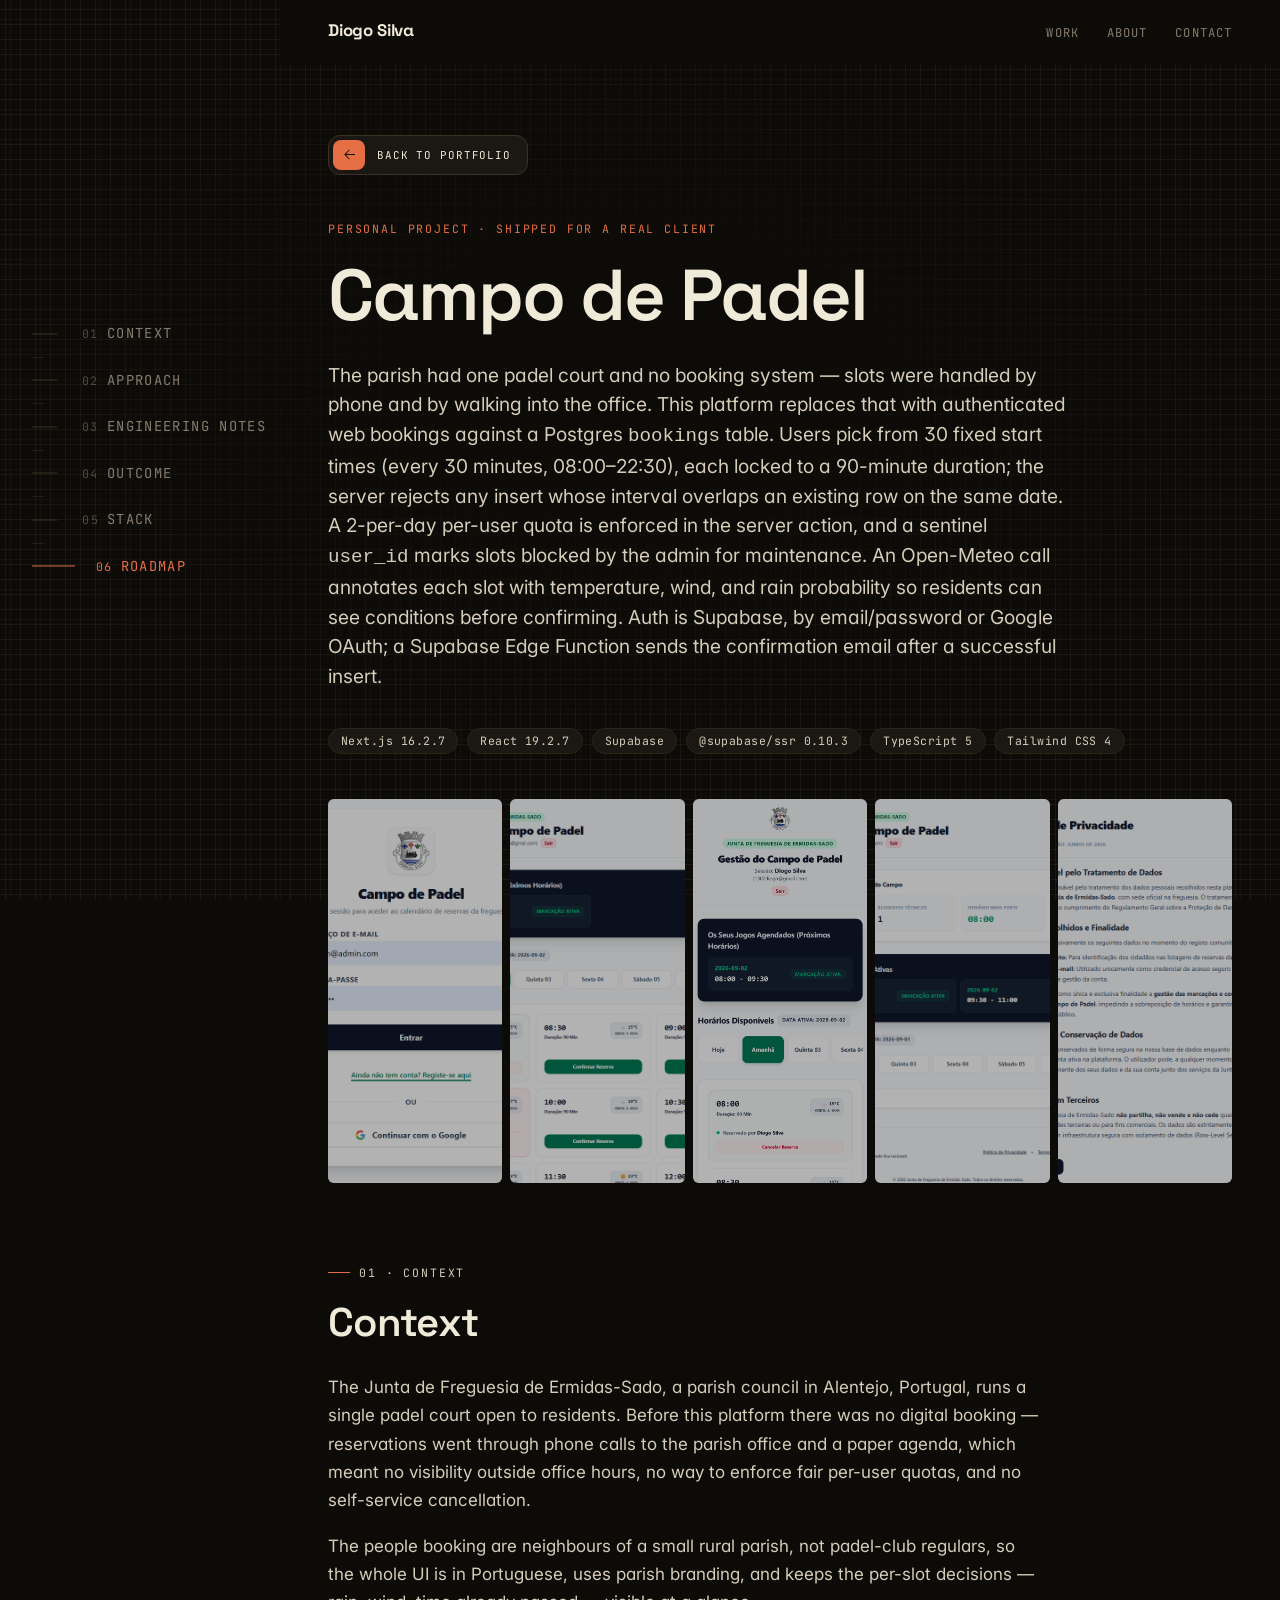
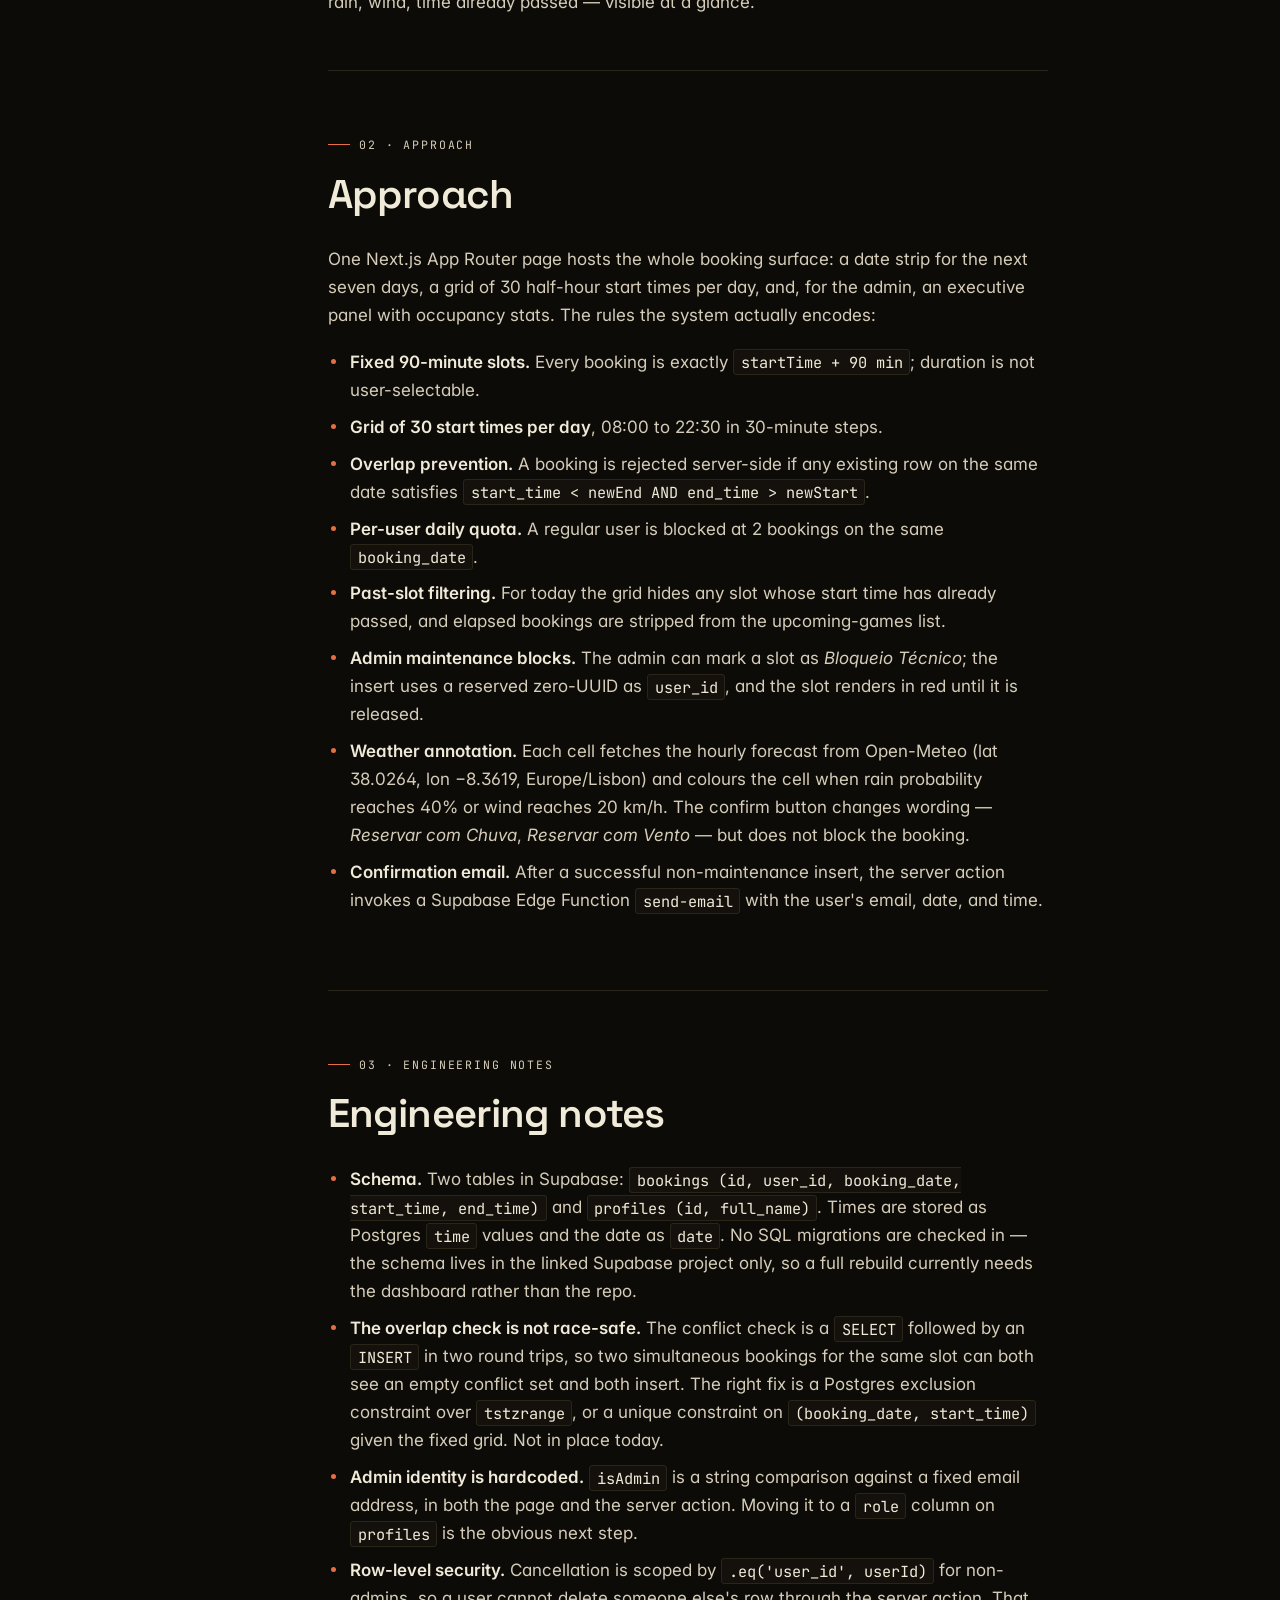
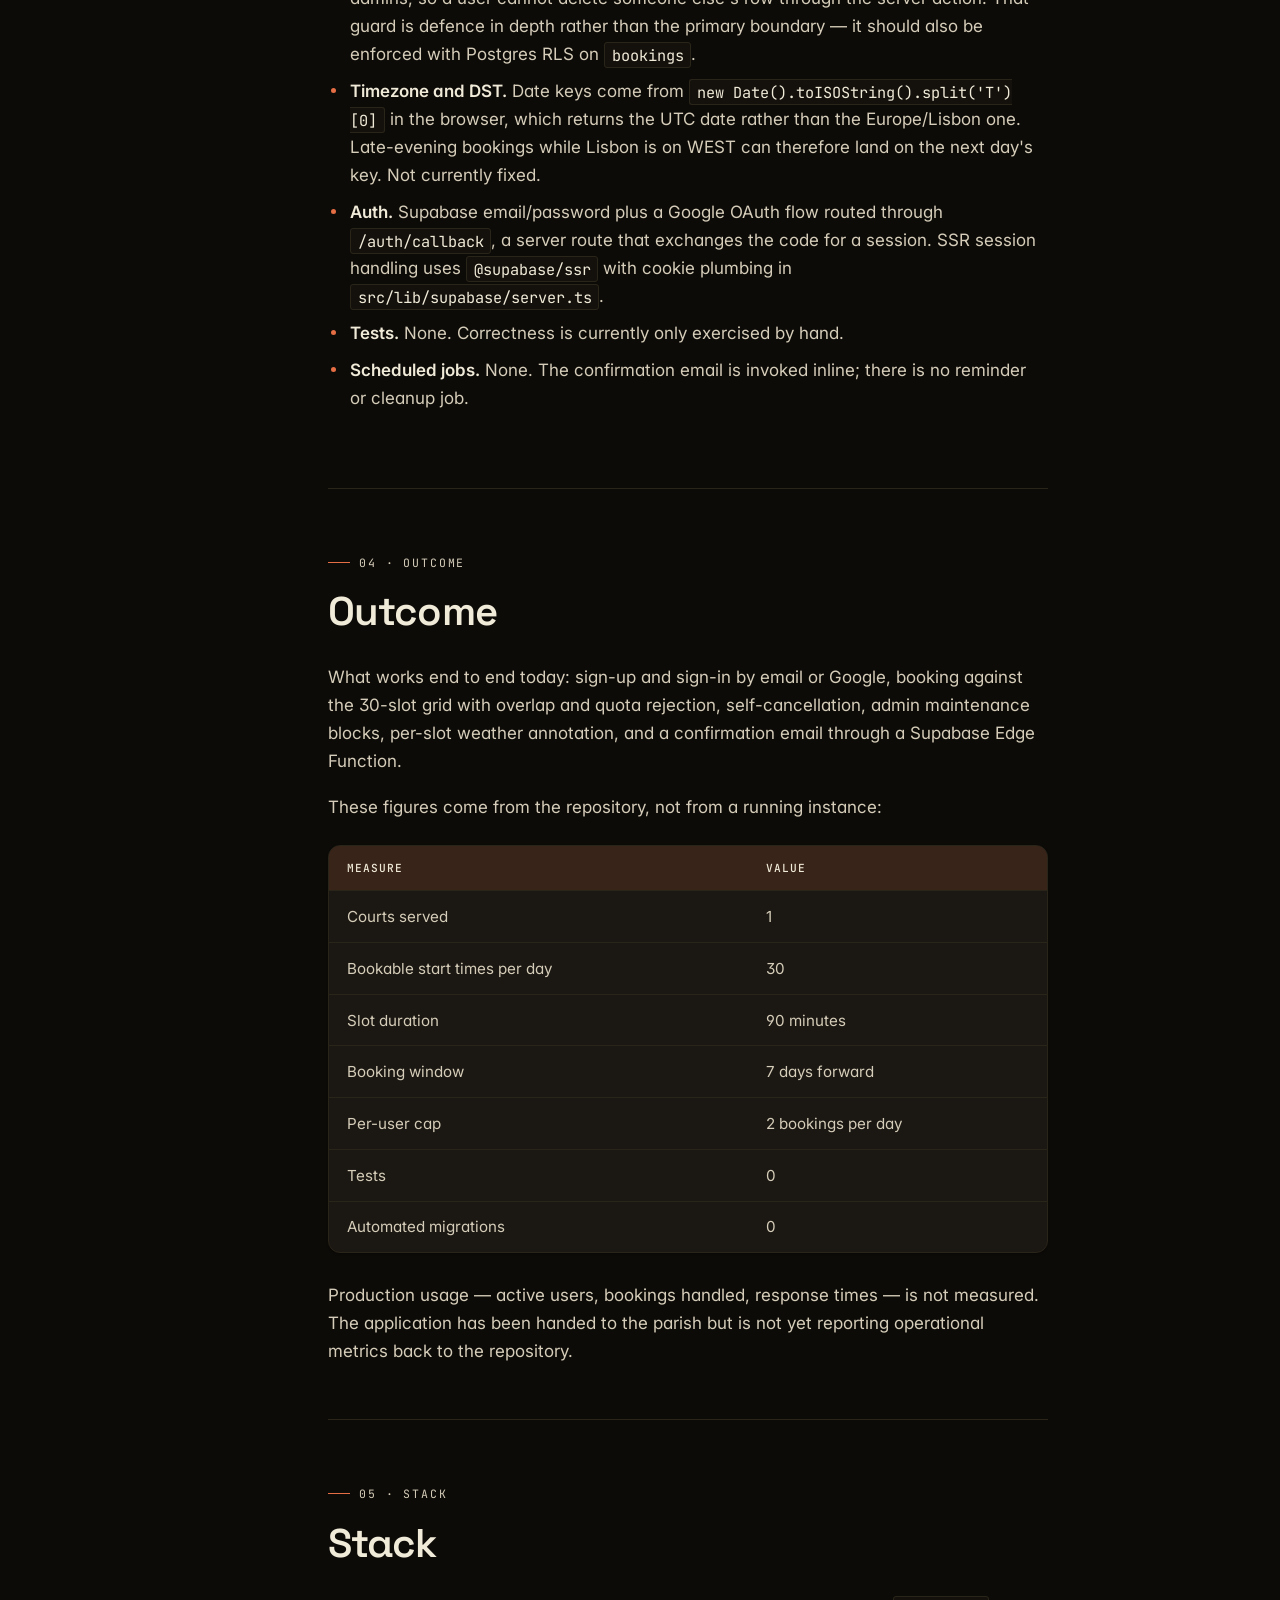
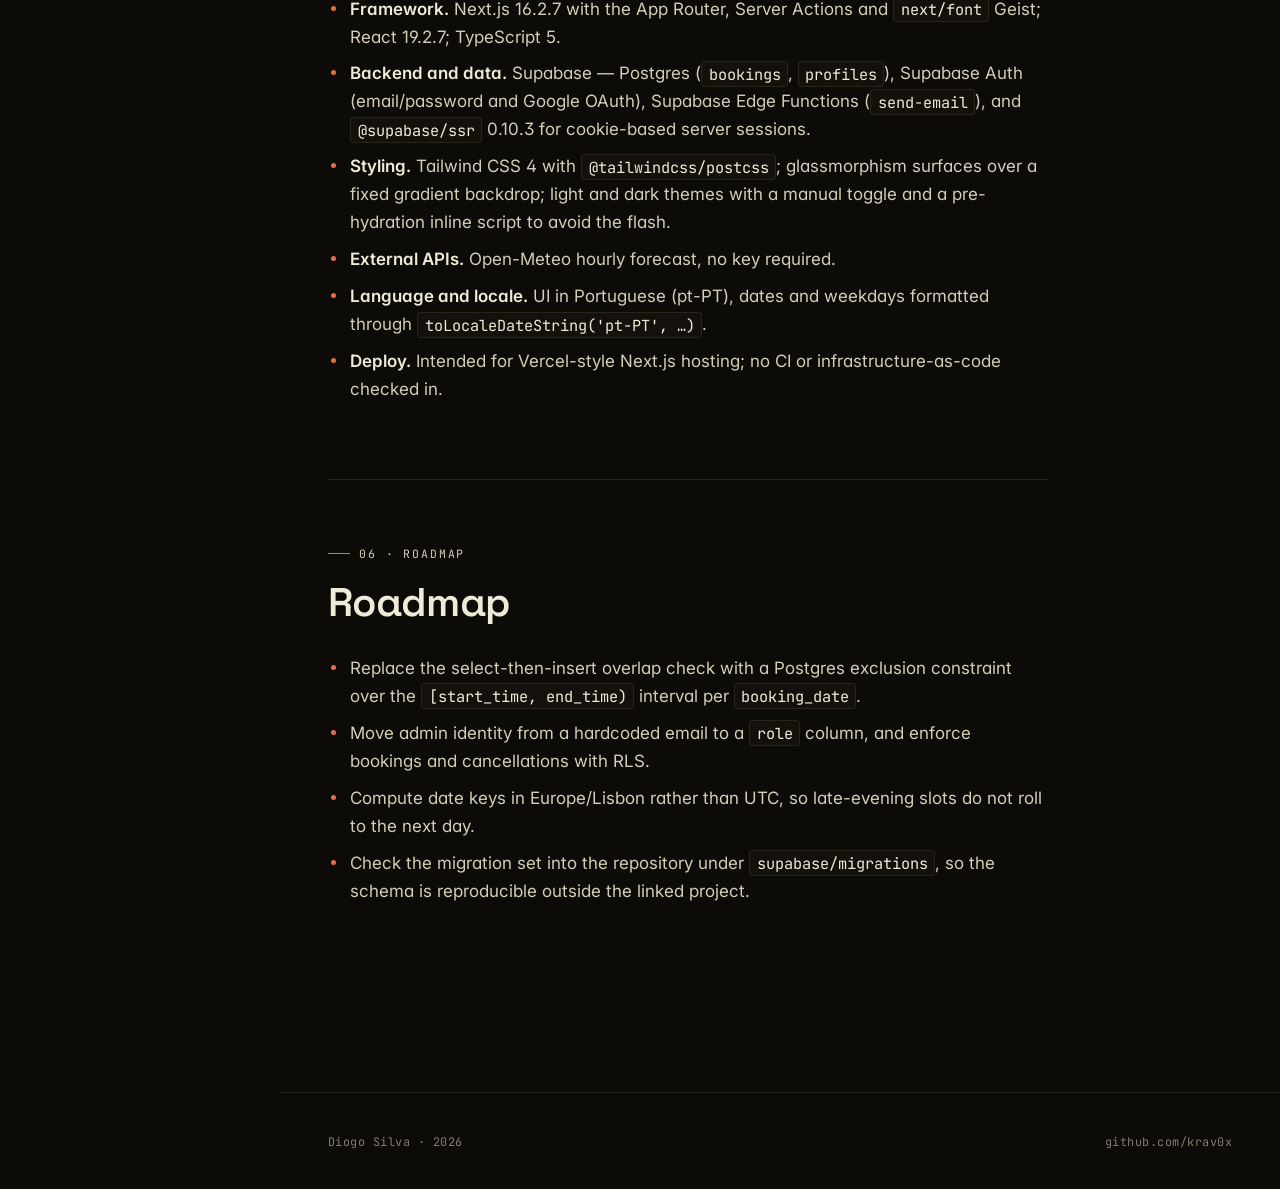
<file: projects/padel.html>
<!doctype html>
<html lang="en">
<head>
    <meta charset="utf-8">
    <meta name="viewport" content="width=device-width, initial-scale=1">
    <title>Campo de Padel · Diogo Silva</title>
    <meta name="description" content="Booking platform for the padel court run by the Junta de Freguesia de Ermidas-Sado. Next.js 16 and Supabase, served in Portuguese.">

    <link rel="preconnect" href="https://fonts.googleapis.com">
    <link rel="preconnect" href="https://fonts.gstatic.com" crossorigin>
    <link rel="stylesheet" href="https://fonts.googleapis.com/css2?family=Space+Grotesk:wght@400;500;600;700&family=Inter:wght@400;500;600&family=JetBrains+Mono:wght@400;500&display=swap">

    <link rel="stylesheet" href="../styles-v2.css">
</head>
<body>

    <nav class="top-nav" id="topNav">
        <div class="top-nav__inner">
            <a href="../index.html" class="top-nav__mark">Diogo Silva</a>
            <ul class="top-nav__links">
                <li><a href="../index.html#work">Work</a></li>
                <li><a href="../index.html#about">About</a></li>
                <li><a href="../index.html#contact">Contact</a></li>
            </ul>
        </div>
    </nav>

    <header class="project-hero">
        <div class="container container--wide">
            <a href="../index.html" class="back-link">
                <span class="back-link__icon" aria-hidden="true">
                    <svg viewBox="0 0 1024 1024" width="18" height="18" fill="currentColor">
                        <path d="M224 480h640a32 32 0 1 1 0 64H224a32 32 0 0 1 0-64z"></path>
                        <path d="m237.248 512 265.408 265.344a32 32 0 0 1-45.312 45.312l-288-288a32 32 0 0 1 0-45.312l288-288a32 32 0 1 1 45.312 45.312L237.248 512z"></path>
                    </svg>
                </span>
                <span class="back-link__label">Back to portfolio</span>
            </a>
            <p class="project-kind">Personal project &middot; shipped for a real client</p>
            <h1 class="project-title">Campo de Padel</h1>
            <p class="project-lede">
                The parish had one padel court and no booking system &mdash; slots were handled by phone and by walking into the office. This platform replaces that with authenticated web bookings against a Postgres <code>bookings</code> table. Users pick from 30 fixed start times (every 30 minutes, 08:00&ndash;22:30), each locked to a 90-minute duration; the server rejects any insert whose interval overlaps an existing row on the same date. A 2-per-day per-user quota is enforced in the server action, and a sentinel <code>user_id</code> marks slots blocked by the admin for maintenance. An Open-Meteo call annotates each slot with temperature, wind, and rain probability so residents can see conditions before confirming. Auth is Supabase, by email/password or Google OAuth; a Supabase Edge Function sends the confirmation email after a successful insert.
            </p>
            <div class="project-meta">
                <span class="tag">Next.js 16.2.7</span>
                <span class="tag">React 19.2.7</span>
                <span class="tag">Supabase</span>
                <span class="tag">@supabase/ssr 0.10.3</span>
                <span class="tag">TypeScript 5</span>
                <span class="tag">Tailwind CSS 4</span>
            </div>
        </div>
    </header>

    <section class="gallery" aria-label="Campo de Padel screens">
        <div class="gallery__row" data-gallery>
            <button type="button" class="gallery__tile" data-full="img/padel1.png">
                <img src="img/padel1.png" alt="Login card with the parish crest and Portuguese copy, email and password fields above the Google sign-in option" loading="lazy">
                <div class="gallery__tile__overlay"></div>
            </button>
            <button type="button" class="gallery__tile" data-full="img/padel2.png">
                <img src="img/padel2.png" alt="Booking grid: the seven-day date strip over the half-hour slot grid, showing a confirmed reservation alongside a slot held by an admin maintenance block" loading="lazy">
                <div class="gallery__tile__overlay"></div>
            </button>
            <button type="button" class="gallery__tile" data-full="img/padel3.png">
                <img src="img/padel3.png" alt="The same booking page at phone width, with the snap-scrolling date strip and a single-column slot list" loading="lazy">
                <div class="gallery__tile__overlay"></div>
            </button>
            <button type="button" class="gallery__tile" data-full="img/padel4.png">
                <img src="img/padel4.png" alt="Admin executive panel: occupancy tiles for active games, maintenance blocks, peak hour and peak weekday, above the reservations list" loading="lazy">
                <div class="gallery__tile__overlay"></div>
            </button>
            <button type="button" class="gallery__tile" data-full="img/padel5.png">
                <img src="img/padel5.png" alt="Terms and privacy page setting out the data controller, booking quota rules, and data retention under the RGPD" loading="lazy">
                <div class="gallery__tile__overlay"></div>
            </button>
        </div>
    </section>

    <main class="case-study-body">
        <div class="container">

            <section class="prose" id="context">
                <p class="section-num">01 &middot; Context</p>
                <h2 class="section-title">Context</h2>
                <p>
                    The Junta de Freguesia de Ermidas-Sado, a parish council in Alentejo, Portugal, runs a single padel court open to residents. Before this platform there was no digital booking &mdash; reservations went through phone calls to the parish office and a paper agenda, which meant no visibility outside office hours, no way to enforce fair per-user quotas, and no self-service cancellation.
                </p>
                <p>
                    The people booking are neighbours of a small rural parish, not padel-club regulars, so the whole UI is in Portuguese, uses parish branding, and keeps the per-slot decisions &mdash; rain, wind, time already passed &mdash; visible at a glance.
                </p>
            </section>

            <section class="prose" id="approach">
                <p class="section-num">02 &middot; Approach</p>
                <h2 class="section-title">Approach</h2>
                <p>
                    One Next.js App Router page hosts the whole booking surface: a date strip for the next seven days, a grid of 30 half-hour start times per day, and, for the admin, an executive panel with occupancy stats. The rules the system actually encodes:
                </p>
                <ul>
                    <li><strong>Fixed 90-minute slots.</strong> Every booking is exactly <code>startTime + 90 min</code>; duration is not user-selectable.</li>
                    <li><strong>Grid of 30 start times per day</strong>, 08:00 to 22:30 in 30-minute steps.</li>
                    <li><strong>Overlap prevention.</strong> A booking is rejected server-side if any existing row on the same date satisfies <code>start_time &lt; newEnd AND end_time &gt; newStart</code>.</li>
                    <li><strong>Per-user daily quota.</strong> A regular user is blocked at 2 bookings on the same <code>booking_date</code>.</li>
                    <li><strong>Past-slot filtering.</strong> For today the grid hides any slot whose start time has already passed, and elapsed bookings are stripped from the upcoming-games list.</li>
                    <li><strong>Admin maintenance blocks.</strong> The admin can mark a slot as <em>Bloqueio T&eacute;cnico</em>; the insert uses a reserved zero-UUID as <code>user_id</code>, and the slot renders in red until it is released.</li>
                    <li><strong>Weather annotation.</strong> Each cell fetches the hourly forecast from Open-Meteo (lat 38.0264, lon &minus;8.3619, Europe/Lisbon) and colours the cell when rain probability reaches 40% or wind reaches 20 km/h. The confirm button changes wording &mdash; <em>Reservar com Chuva</em>, <em>Reservar com Vento</em> &mdash; but does not block the booking.</li>
                    <li><strong>Confirmation email.</strong> After a successful non-maintenance insert, the server action invokes a Supabase Edge Function <code>send-email</code> with the user's email, date, and time.</li>
                </ul>
            </section>

            <section class="prose" id="engineering-notes">
                <p class="section-num">03 &middot; Engineering notes</p>
                <h2 class="section-title">Engineering notes</h2>
                <ul>
                    <li><strong>Schema.</strong> Two tables in Supabase: <code>bookings (id, user_id, booking_date, start_time, end_time)</code> and <code>profiles (id, full_name)</code>. Times are stored as Postgres <code>time</code> values and the date as <code>date</code>. No SQL migrations are checked in &mdash; the schema lives in the linked Supabase project only, so a full rebuild currently needs the dashboard rather than the repo.</li>
                    <li><strong>The overlap check is not race-safe.</strong> The conflict check is a <code>SELECT</code> followed by an <code>INSERT</code> in two round trips, so two simultaneous bookings for the same slot can both see an empty conflict set and both insert. The right fix is a Postgres exclusion constraint over <code>tstzrange</code>, or a unique constraint on <code>(booking_date, start_time)</code> given the fixed grid. Not in place today.</li>
                    <li><strong>Admin identity is hardcoded.</strong> <code>isAdmin</code> is a string comparison against a fixed email address, in both the page and the server action. Moving it to a <code>role</code> column on <code>profiles</code> is the obvious next step.</li>
                    <li><strong>Row-level security.</strong> Cancellation is scoped by <code>.eq('user_id', userId)</code> for non-admins, so a user cannot delete someone else's row through the server action. That guard is defence in depth rather than the primary boundary &mdash; it should also be enforced with Postgres RLS on <code>bookings</code>.</li>
                    <li><strong>Timezone and DST.</strong> Date keys come from <code>new Date().toISOString().split('T')[0]</code> in the browser, which returns the UTC date rather than the Europe/Lisbon one. Late-evening bookings while Lisbon is on WEST can therefore land on the next day's key. Not currently fixed.</li>
                    <li><strong>Auth.</strong> Supabase email/password plus a Google OAuth flow routed through <code>/auth/callback</code>, a server route that exchanges the code for a session. SSR session handling uses <code>@supabase/ssr</code> with cookie plumbing in <code>src/lib/supabase/server.ts</code>.</li>
                    <li><strong>Tests.</strong> None. Correctness is currently only exercised by hand.</li>
                    <li><strong>Scheduled jobs.</strong> None. The confirmation email is invoked inline; there is no reminder or cleanup job.</li>
                </ul>
            </section>

            <section class="prose" id="outcome">
                <p class="section-num">04 &middot; Outcome</p>
                <h2 class="section-title">Outcome</h2>
                <p>
                    What works end to end today: sign-up and sign-in by email or Google, booking against the 30-slot grid with overlap and quota rejection, self-cancellation, admin maintenance blocks, per-slot weather annotation, and a confirmation email through a Supabase Edge Function.
                </p>
                <p>These figures come from the repository, not from a running instance:</p>
                <table>
                    <thead>
                        <tr><th>Measure</th><th>Value</th></tr>
                    </thead>
                    <tbody>
                        <tr><td>Courts served</td><td>1</td></tr>
                        <tr><td>Bookable start times per day</td><td>30</td></tr>
                        <tr><td>Slot duration</td><td>90 minutes</td></tr>
                        <tr><td>Booking window</td><td>7 days forward</td></tr>
                        <tr><td>Per-user cap</td><td>2 bookings per day</td></tr>
                        <tr><td>Tests</td><td>0</td></tr>
                        <tr><td>Automated migrations</td><td>0</td></tr>
                    </tbody>
                </table>
                <p>
                    Production usage &mdash; active users, bookings handled, response times &mdash; is not measured. The application has been handed to the parish but is not yet reporting operational metrics back to the repository.
                </p>
            </section>

            <section class="prose" id="stack">
                <p class="section-num">05 &middot; Stack</p>
                <h2 class="section-title">Stack</h2>
                <ul>
                    <li><strong>Framework.</strong> Next.js 16.2.7 with the App Router, Server Actions and <code>next/font</code> Geist; React 19.2.7; TypeScript 5.</li>
                    <li><strong>Backend and data.</strong> Supabase &mdash; Postgres (<code>bookings</code>, <code>profiles</code>), Supabase Auth (email/password and Google OAuth), Supabase Edge Functions (<code>send-email</code>), and <code>@supabase/ssr</code> 0.10.3 for cookie-based server sessions.</li>
                    <li><strong>Styling.</strong> Tailwind CSS 4 with <code>@tailwindcss/postcss</code>; glassmorphism surfaces over a fixed gradient backdrop; light and dark themes with a manual toggle and a pre-hydration inline script to avoid the flash.</li>
                    <li><strong>External APIs.</strong> Open-Meteo hourly forecast, no key required.</li>
                    <li><strong>Language and locale.</strong> UI in Portuguese (pt-PT), dates and weekdays formatted through <code>toLocaleDateString('pt-PT', …)</code>.</li>
                    <li><strong>Deploy.</strong> Intended for Vercel-style Next.js hosting; no CI or infrastructure-as-code checked in.</li>
                </ul>
            </section>

            <section class="prose" id="roadmap">
                <p class="section-num">06 &middot; Roadmap</p>
                <h2 class="section-title">Roadmap</h2>
                <ul>
                    <li>Replace the select-then-insert overlap check with a Postgres exclusion constraint over the <code>[start_time, end_time)</code> interval per <code>booking_date</code>.</li>
                    <li>Move admin identity from a hardcoded email to a <code>role</code> column, and enforce bookings and cancellations with RLS.</li>
                    <li>Compute date keys in Europe/Lisbon rather than UTC, so late-evening slots do not roll to the next day.</li>
                    <li>Check the migration set into the repository under <code>supabase/migrations</code>, so the schema is reproducible outside the linked project.</li>
                </ul>
            </section>

        </div>
    </main>

    <footer class="site-footer">
        <div class="site-footer__inner">
            <span>Diogo Silva &middot; 2026</span>
            <span><a href="https://github.com/krav0x">github.com/krav0x</a></span>
        </div>
    </footer>

    <script>
        (function () {
            var nav = document.getElementById('topNav');
            if (!nav) return;
            function onScroll() { if (window.scrollY > 8) nav.classList.add('is-scrolled'); else nav.classList.remove('is-scrolled'); }
            window.addEventListener('scroll', onScroll, { passive: true });
            onScroll();
        })();
        // Expandable gallery + lightbox modal
        (function () {
            var gallery = document.querySelector('[data-gallery]');
            if (!gallery) return;

            var tiles = Array.prototype.slice.call(gallery.querySelectorAll('.gallery__tile'));
            var items = tiles.map(function (t) {
                var img = t.querySelector('img');
                return { src: t.dataset.full || img.src, alt: img.alt || '' };
            });
            var total = items.length;
            var idx = 0;

            var svgNS = 'http://www.w3.org/2000/svg';
            function icon(paths, size) {
                var s = document.createElementNS(svgNS, 'svg');
                s.setAttribute('viewBox', '0 0 24 24');
                s.setAttribute('fill', 'none');
                s.setAttribute('stroke', 'currentColor');
                s.setAttribute('stroke-width', '2');
                s.setAttribute('stroke-linecap', 'round');
                s.setAttribute('stroke-linejoin', 'round');
                s.setAttribute('width', size);
                s.setAttribute('height', size);
                var p = document.createElementNS(svgNS, 'path');
                p.setAttribute('d', paths);
                s.appendChild(p);
                return s;
            }

            var lb = document.createElement('div');
            lb.className = 'lightbox';
            lb.hidden = true;

            var closeBtn = document.createElement('button');
            closeBtn.type = 'button';
            closeBtn.className = 'lightbox__btn lightbox__btn--close';
            closeBtn.setAttribute('aria-label', 'Close');
            closeBtn.appendChild(icon('M6 18L18 6M6 6l12 12', 32));
            lb.appendChild(closeBtn);

            var prevBtn = document.createElement('button');
            prevBtn.type = 'button';
            prevBtn.className = 'lightbox__btn lightbox__btn--prev';
            prevBtn.setAttribute('aria-label', 'Previous');
            prevBtn.appendChild(icon('M15 19l-7-7 7-7', 40));
            lb.appendChild(prevBtn);

            var stage = document.createElement('div');
            stage.className = 'lightbox__stage';
            var img = document.createElement('img');
            img.className = 'lightbox__image';
            img.alt = '';
            stage.appendChild(img);
            stage.addEventListener('click', function (e) { e.stopPropagation(); });
            lb.appendChild(stage);

            var nextBtn = document.createElement('button');
            nextBtn.type = 'button';
            nextBtn.className = 'lightbox__btn lightbox__btn--next';
            nextBtn.setAttribute('aria-label', 'Next');
            nextBtn.appendChild(icon('M9 5l7 7-7 7', 40));
            lb.appendChild(nextBtn);

            var counter = document.createElement('div');
            counter.className = 'lightbox__counter';
            lb.appendChild(counter);

            document.body.appendChild(lb);

            function show(n) {
                idx = ((n % total) + total) % total;
                var it = items[idx];
                img.style.animation = 'none';
                void img.offsetWidth;
                img.style.animation = '';
                img.src = it.src;
                img.alt = it.alt;
                counter.textContent = (idx + 1) + ' / ' + total;
            }
            function open(n) {
                show(n);
                lb.hidden = false;
                document.body.classList.add('is-lightbox-open');
            }
            function close() {
                lb.hidden = true;
                document.body.classList.remove('is-lightbox-open');
            }

            tiles.forEach(function (tile, i) {
                tile.addEventListener('click', function () { open(i); });
            });
            closeBtn.addEventListener('click', function (e) { e.stopPropagation(); close(); });
            prevBtn.addEventListener('click', function (e) { e.stopPropagation(); show(idx - 1); });
            nextBtn.addEventListener('click', function (e) { e.stopPropagation(); show(idx + 1); });
            lb.addEventListener('click', function (e) { if (e.target === lb) close(); });

            document.addEventListener('keydown', function (e) {
                if (lb.hidden) return;
                if (e.key === 'Escape') close();
                else if (e.key === 'ArrowLeft') show(idx - 1);
                else if (e.key === 'ArrowRight') show(idx + 1);
            });
        })();
    </script>
    <script src="../rail.js"></script>

</body>
</html>
</file>
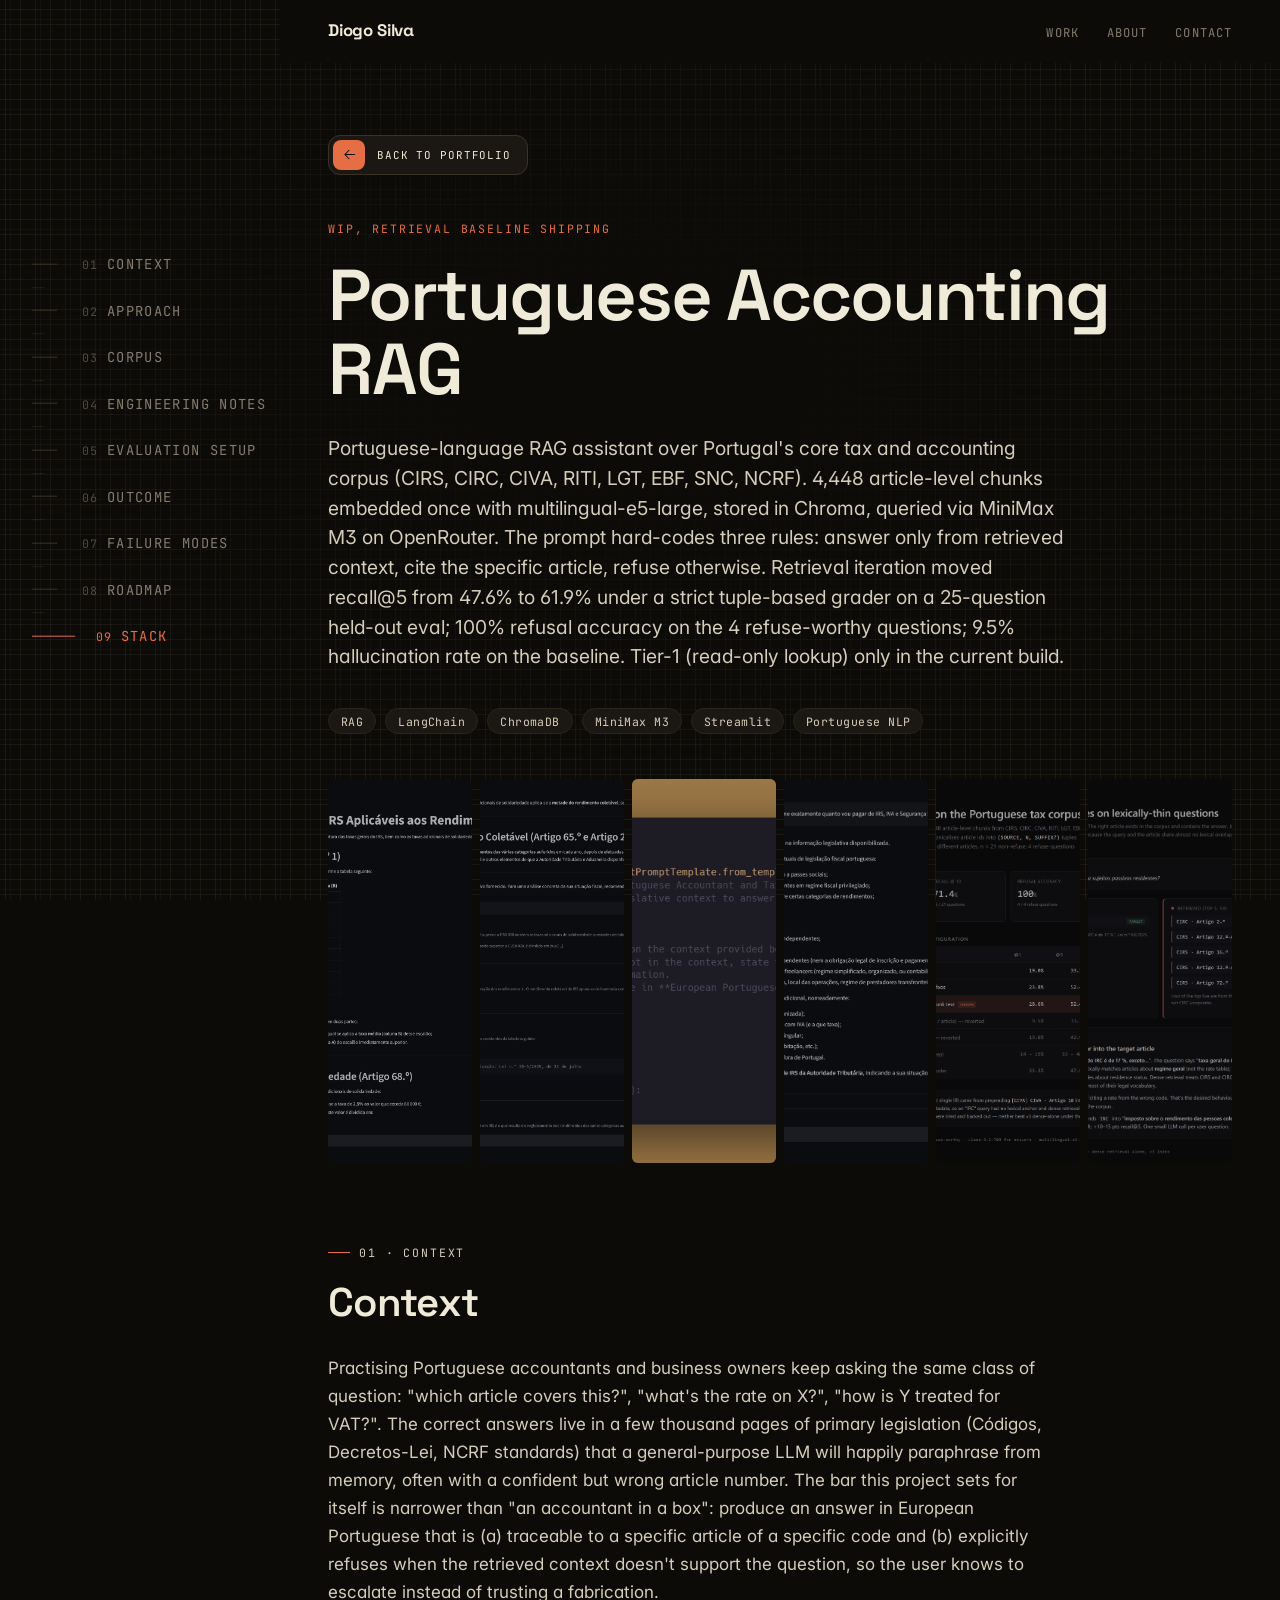
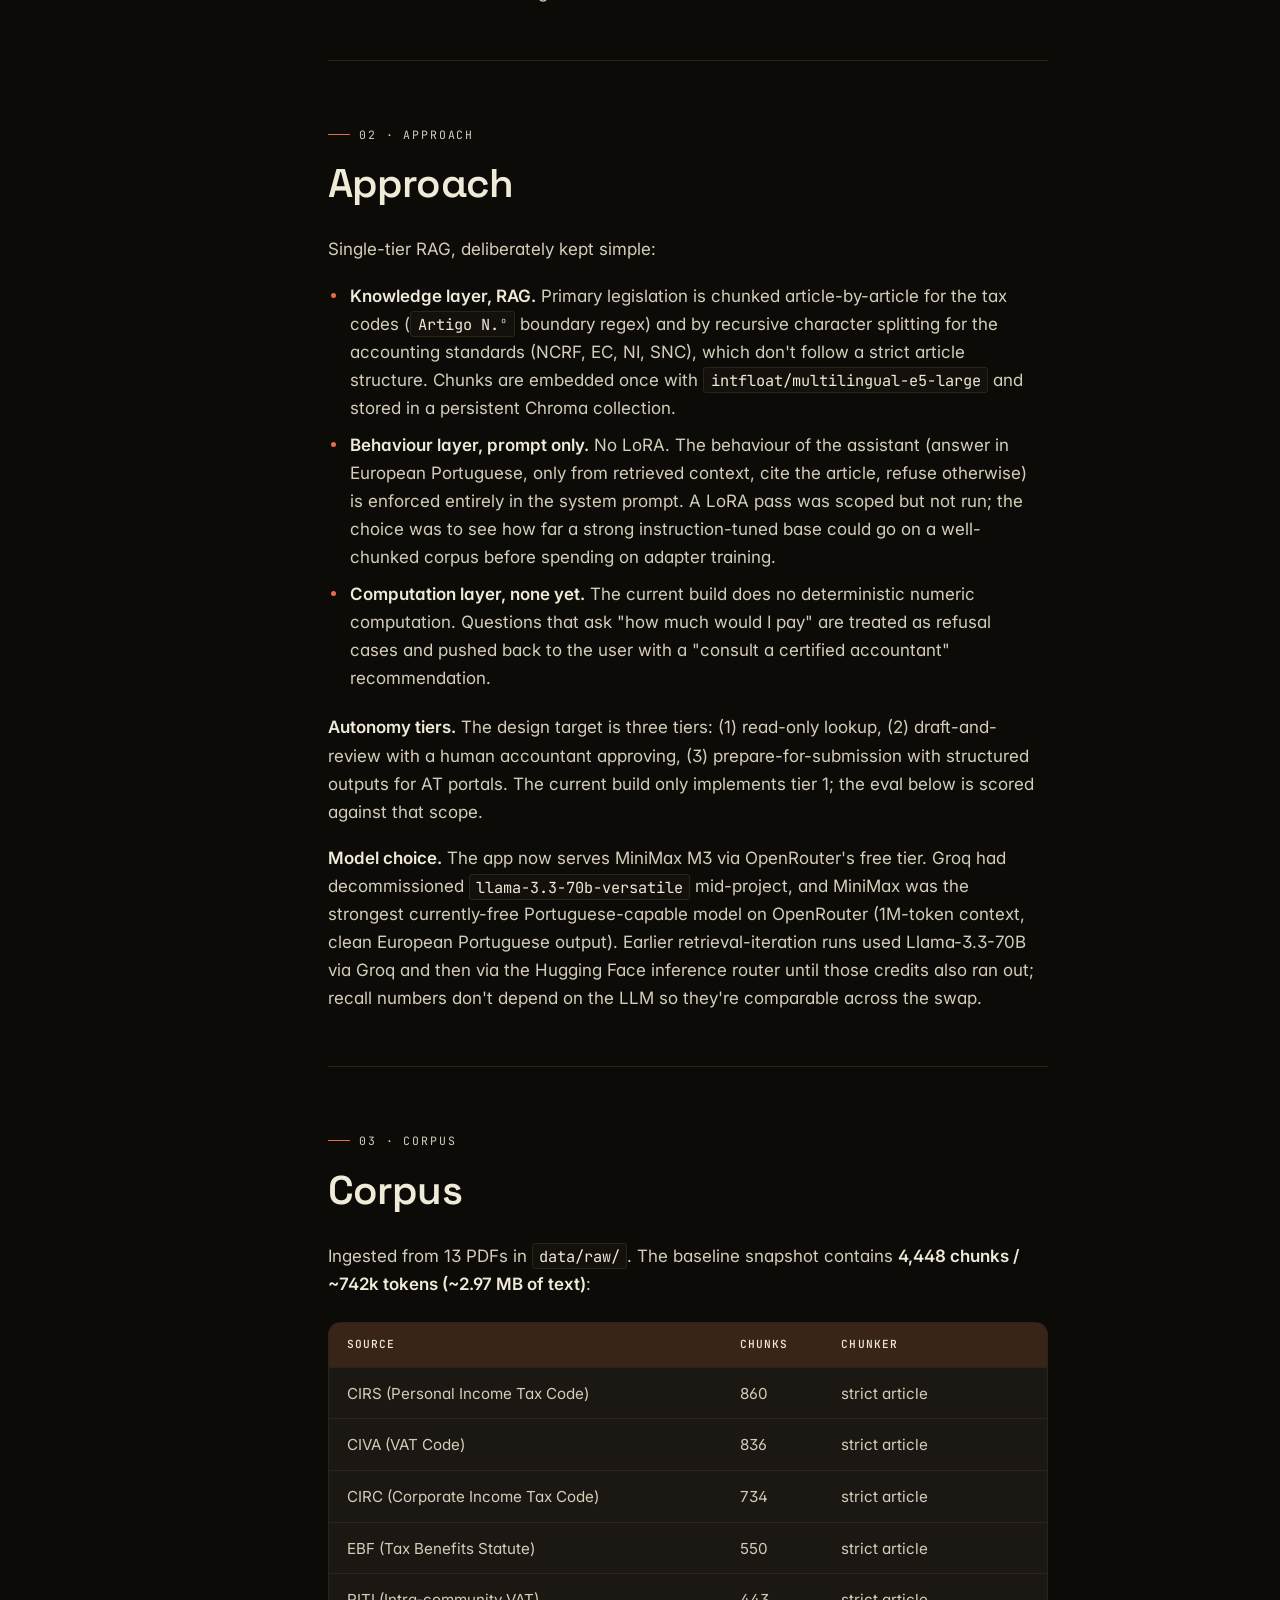
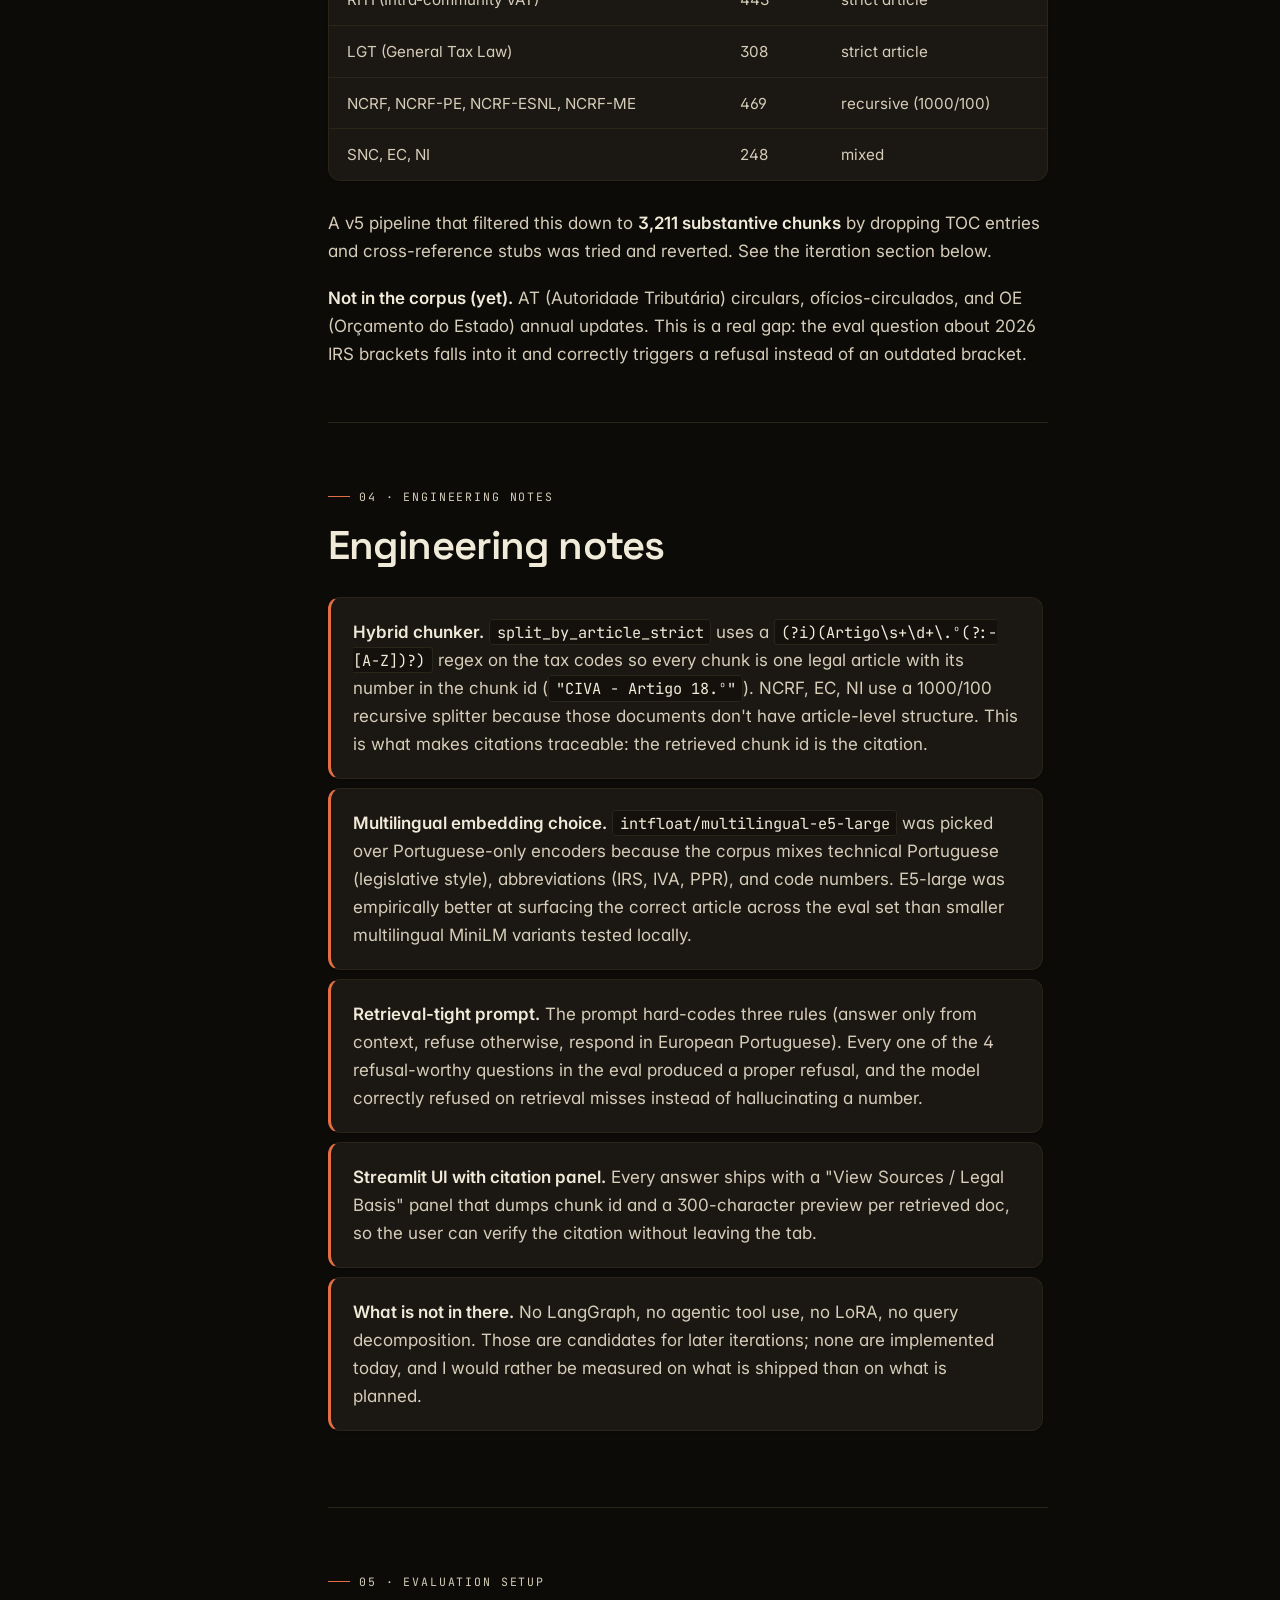
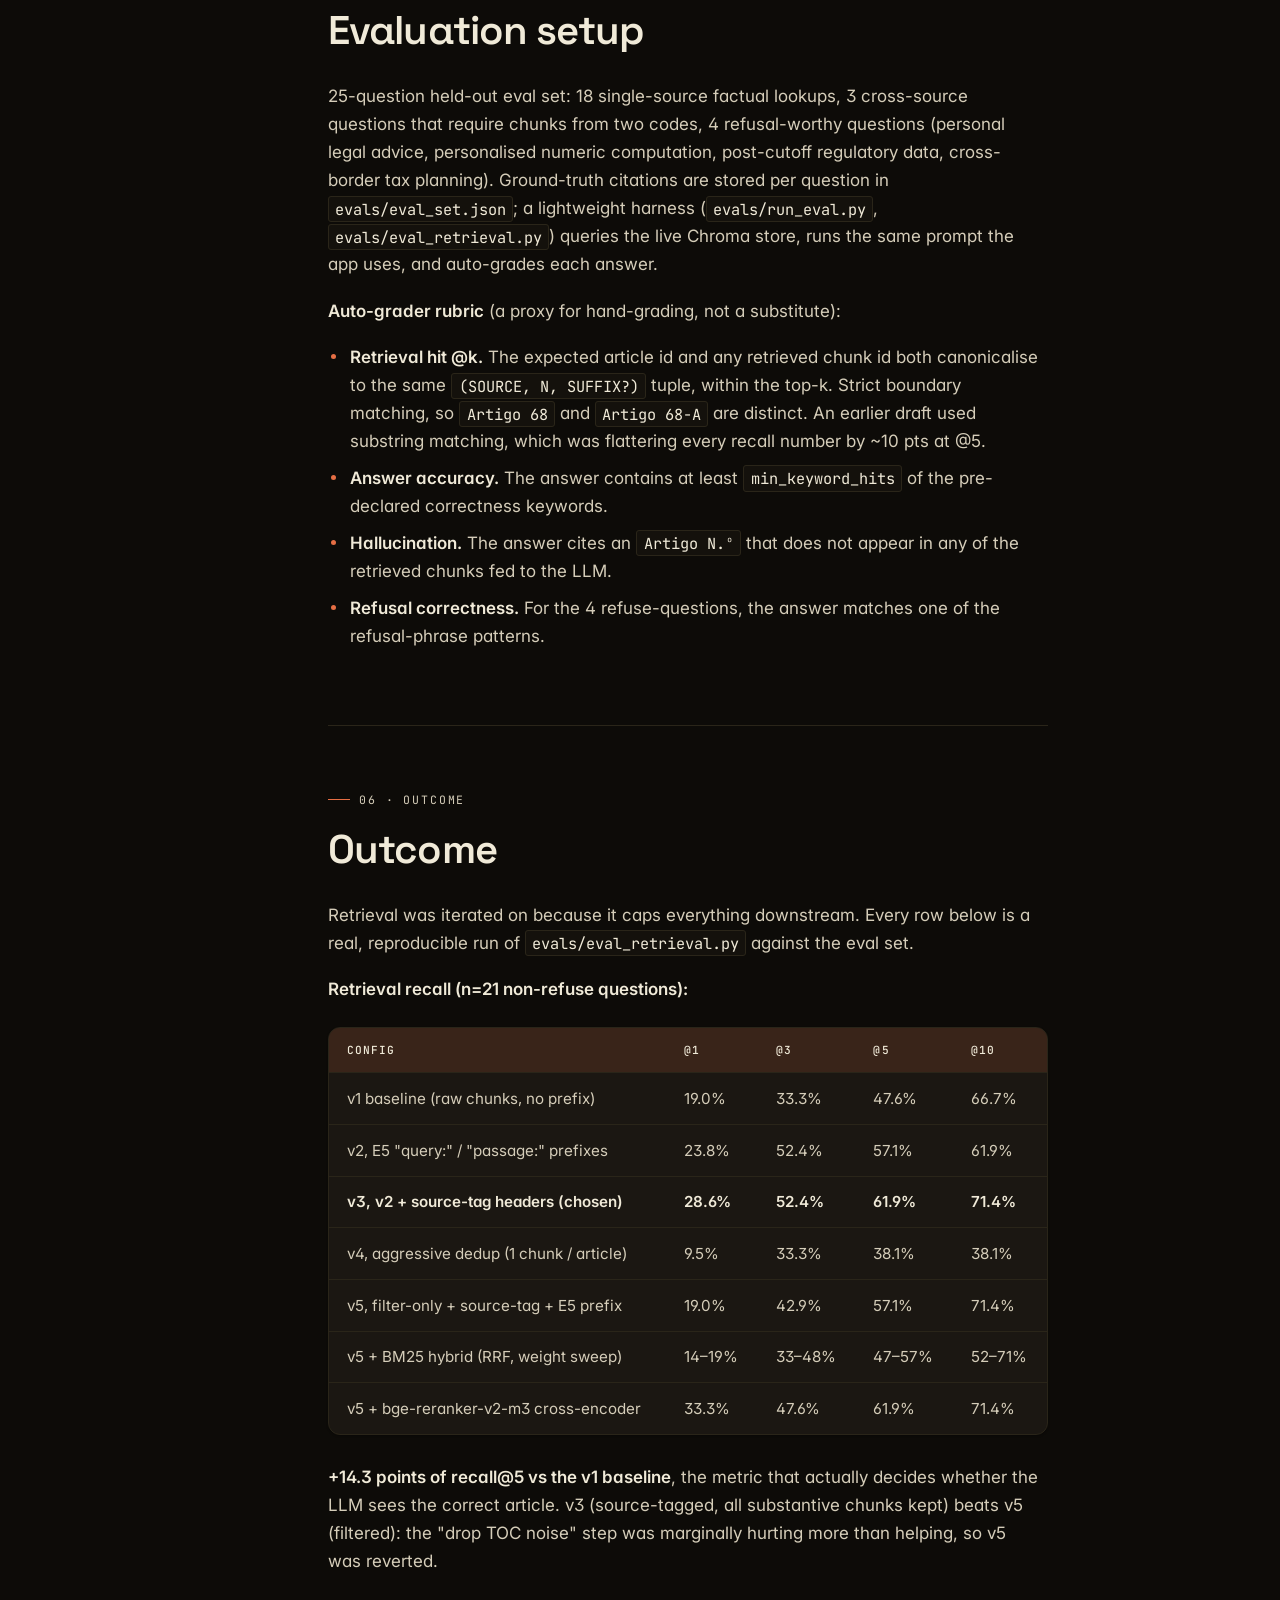
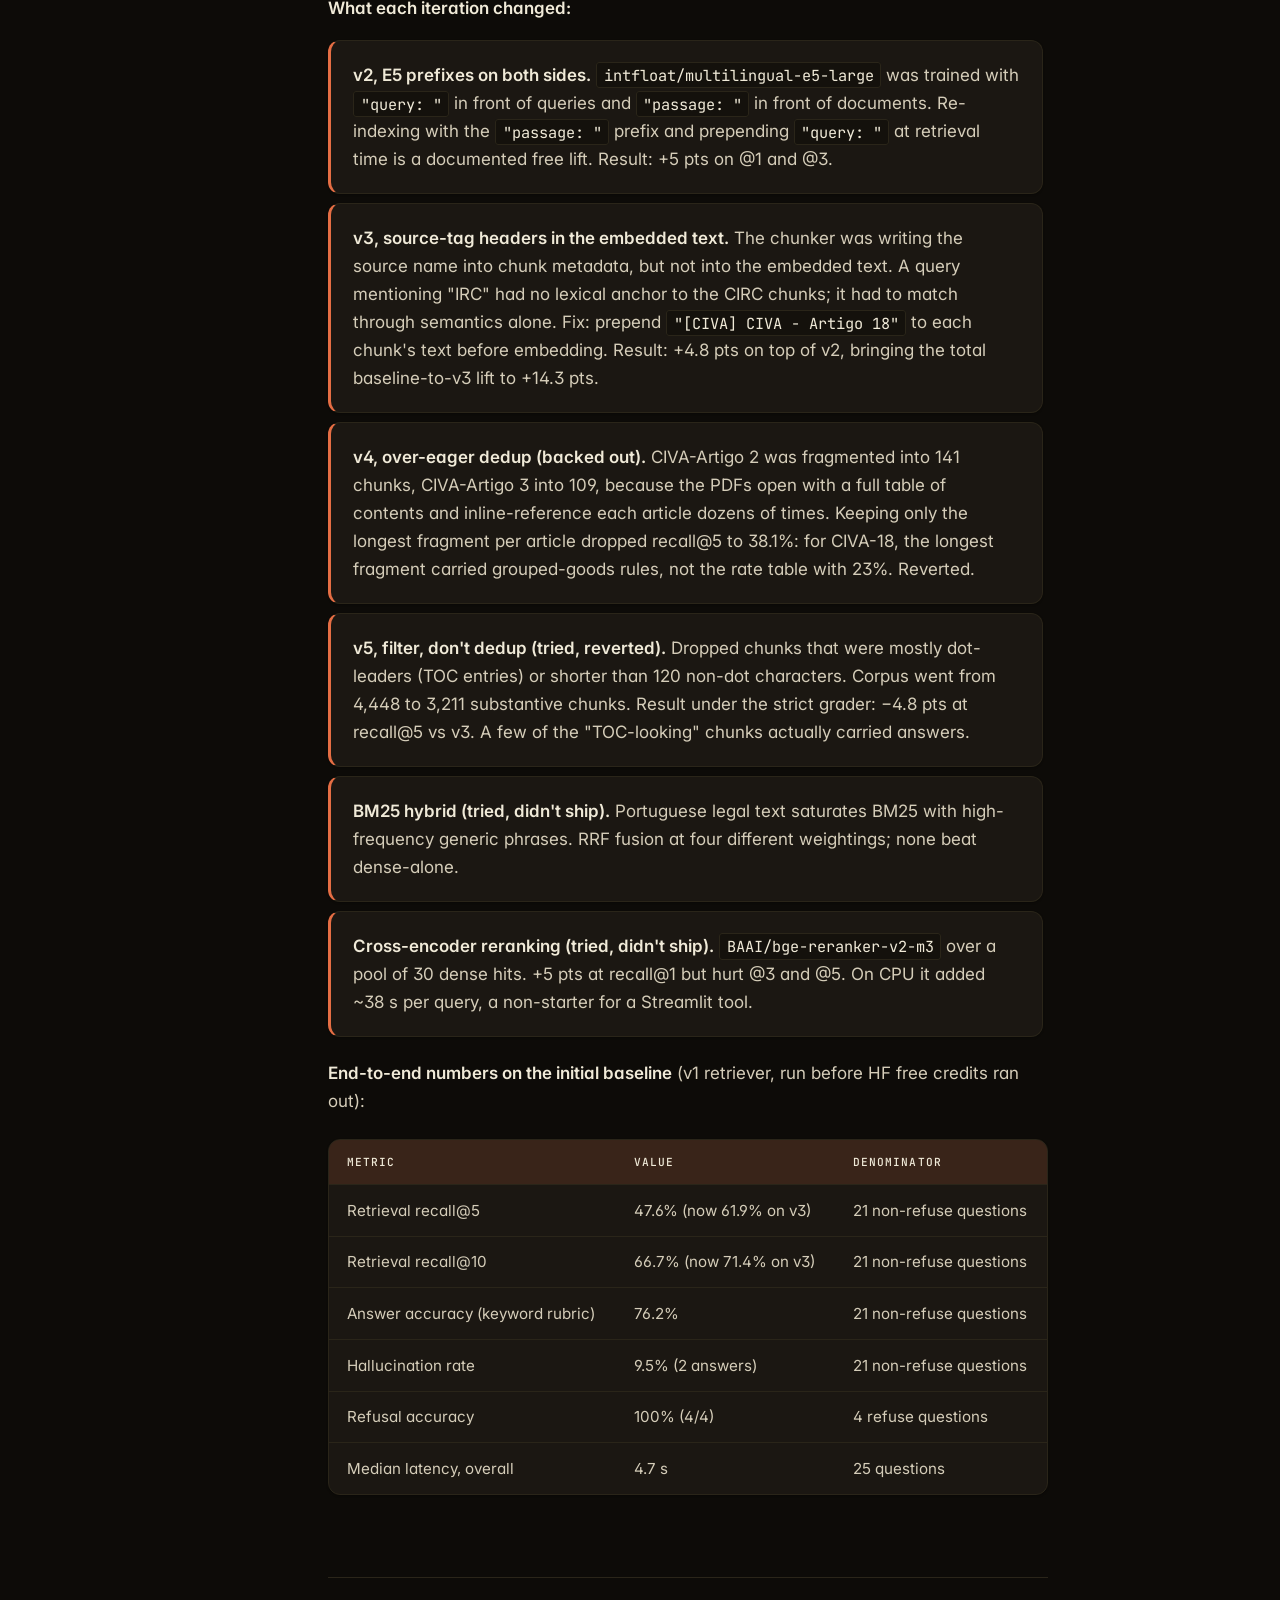
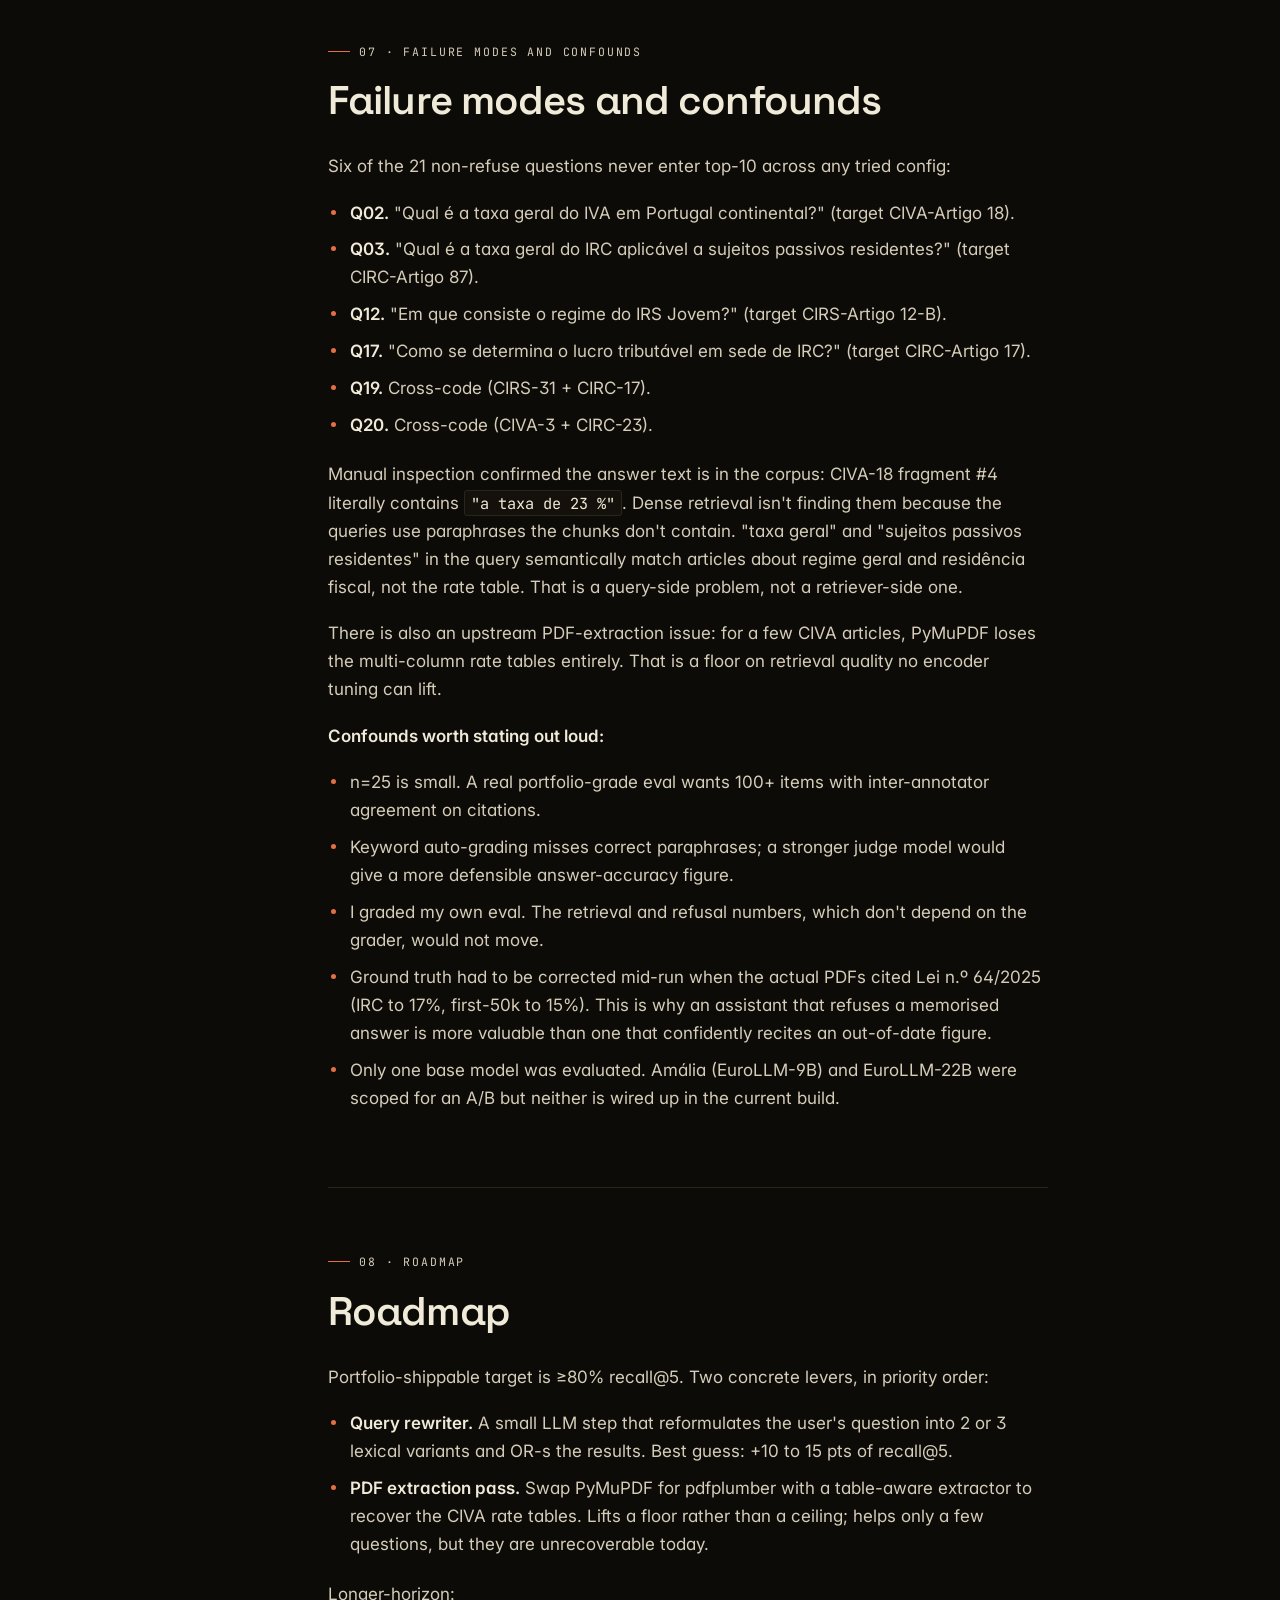
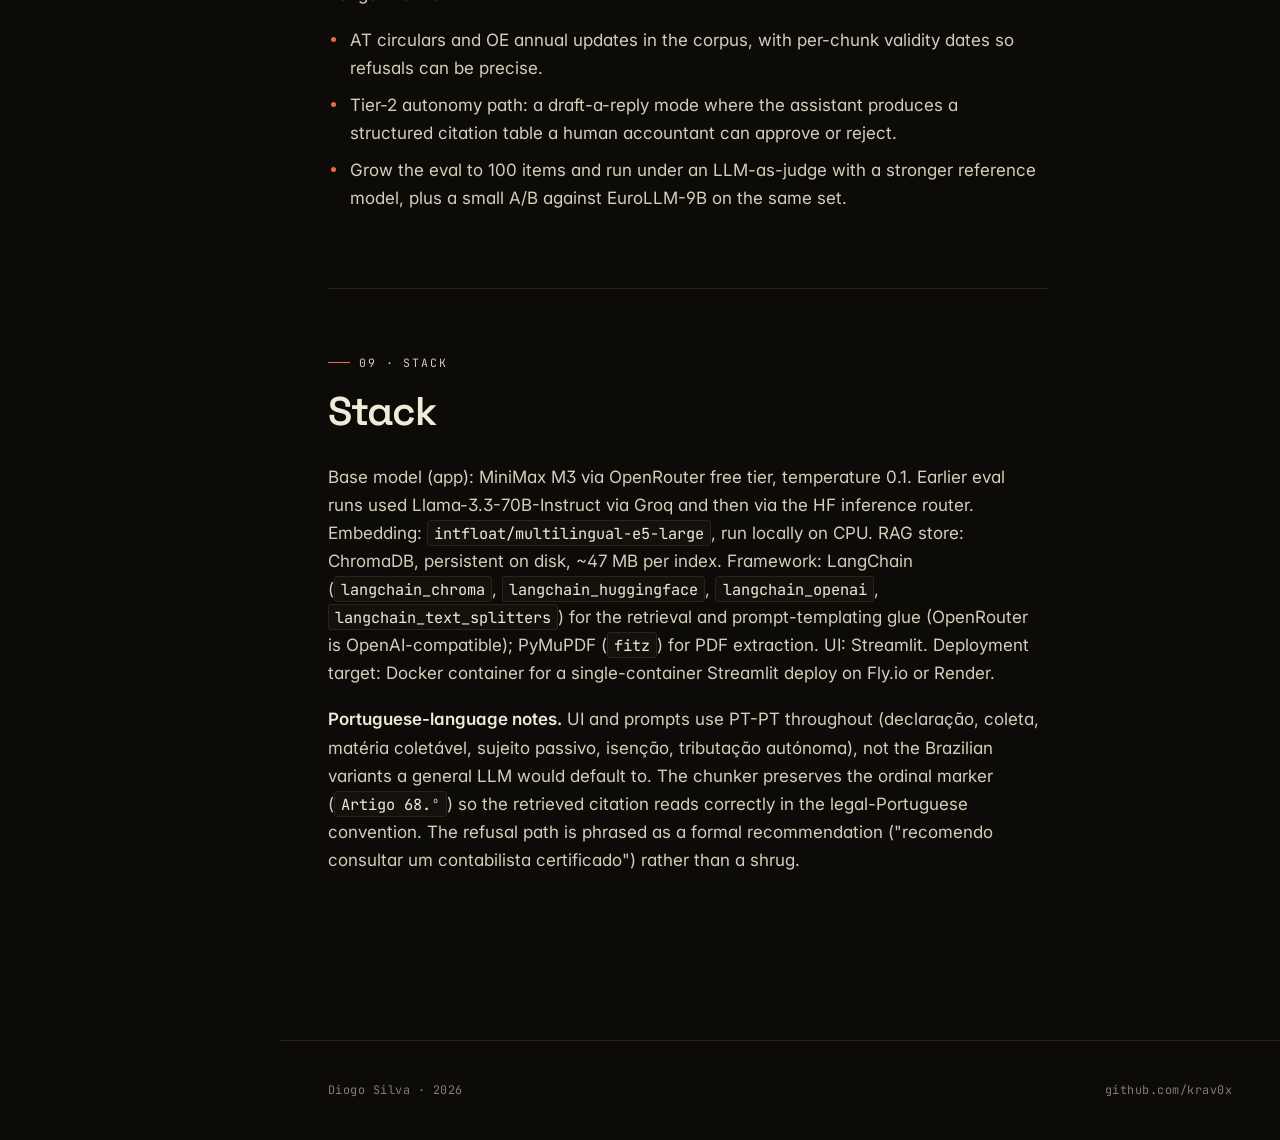
<file: projects/rag.html>
<!doctype html>
<html lang="en">
<head>
    <meta charset="utf-8">
    <meta name="viewport" content="width=device-width, initial-scale=1">
    <title>Portuguese Accounting RAG · Diogo Silva</title>
    <meta name="description" content="Portuguese-language RAG assistant over the country's core tax and accounting corpus. 4,448 chunks, iterated against a real held-out eval.">

    <link rel="preconnect" href="https://fonts.googleapis.com">
    <link rel="preconnect" href="https://fonts.gstatic.com" crossorigin>
    <link rel="stylesheet" href="https://fonts.googleapis.com/css2?family=Space+Grotesk:wght@400;500;600;700&family=Inter:wght@400;500;600&family=JetBrains+Mono:wght@400;500&display=swap">

    <link rel="stylesheet" href="../styles-v2.css">
</head>
<body>

    <nav class="top-nav" id="topNav">
        <div class="top-nav__inner">
            <a href="../index.html" class="top-nav__mark">Diogo Silva</a>
            <ul class="top-nav__links">
                <li><a href="../index.html#work">Work</a></li>
                <li><a href="../index.html#about">About</a></li>
                <li><a href="../index.html#contact">Contact</a></li>
            </ul>
        </div>
    </nav>

    <header class="project-hero">
        <div class="container container--wide">
            <a href="../index.html" class="back-link">
                <span class="back-link__icon" aria-hidden="true">
                    <svg viewBox="0 0 1024 1024" width="18" height="18" fill="currentColor">
                        <path d="M224 480h640a32 32 0 1 1 0 64H224a32 32 0 0 1 0-64z"></path>
                        <path d="m237.248 512 265.408 265.344a32 32 0 0 1-45.312 45.312l-288-288a32 32 0 0 1 0-45.312l288-288a32 32 0 1 1 45.312 45.312L237.248 512z"></path>
                    </svg>
                </span>
                <span class="back-link__label">Back to portfolio</span>
            </a>
            <p class="project-kind">WIP, retrieval baseline shipping</p>
            <h1 class="project-title">Portuguese Accounting RAG</h1>
            <p class="project-lede">
                Portuguese-language RAG assistant over Portugal's core tax and accounting corpus (CIRS, CIRC, CIVA, RITI, LGT, EBF, SNC, NCRF). 4,448 article-level chunks embedded once with multilingual-e5-large, stored in Chroma, queried via MiniMax M3 on OpenRouter. The prompt hard-codes three rules: answer only from retrieved context, cite the specific article, refuse otherwise. Retrieval iteration moved recall@5 from 47.6% to 61.9% under a strict tuple-based grader on a 25-question held-out eval; 100% refusal accuracy on the 4 refuse-worthy questions; 9.5% hallucination rate on the baseline. Tier-1 (read-only lookup) only in the current build.
            </p>
            <div class="project-meta">
                <span class="tag">RAG</span>
                <span class="tag">LangChain</span>
                <span class="tag">ChromaDB</span>
                <span class="tag">MiniMax M3</span>
                <span class="tag">Streamlit</span>
                <span class="tag">Portuguese NLP</span>
            </div>
        </div>
    </header>

    <section class="gallery" aria-label="Portuguese Accounting RAG screens">
        <div class="gallery__row" data-gallery>
            <button type="button" class="gallery__tile" data-full="img/llm1_1.png">
                <img src="img/llm1_1.png" alt="Streamlit answer to an IRS tax-rates question, structured with a brackets table and article citations inline" loading="lazy">
                <div class="gallery__tile__overlay"></div>
            </button>
            <button type="button" class="gallery__tile" data-full="img/llm1_2.png">
                <img src="img/llm1_2.png" alt="View Sources / Legal Basis panel expanded: CIRS Artigo 68.º, 65.º, and 22.º returned with 300-character previews per chunk" loading="lazy">
                <div class="gallery__tile__overlay"></div>
            </button>
            <button type="button" class="gallery__tile" data-full="img/llm2.png">
                <img src="img/llm2.png" alt="The ChatPromptTemplate source with the three hard-coded rules: answer only from context, refuse otherwise, respond in European Portuguese" loading="lazy">
                <div class="gallery__tile__overlay"></div>
            </button>
            <button type="button" class="gallery__tile" data-full="img/llm3.png">
                <img src="img/llm3.png" alt="Refusal example on a freelance IRS/VAT/Social Security question: the model refuses, cites which articles are and aren't in context, and recommends consulting a certified accountant" loading="lazy">
                <div class="gallery__tile__overlay"></div>
            </button>
            <button type="button" class="gallery__tile" data-full="img/llm4.png">
                <img src="img/llm4.png" alt="Eval results dashboard: recall@5 61.9%, recall@10 71.4%, refusal accuracy 100%, median latency 4.7s, plus the retrieval iteration table showing v3 chosen" loading="lazy">
                <div class="gallery__tile__overlay"></div>
            </button>
            <button type="button" class="gallery__tile" data-full="img/llm5.png">
                <img src="img/llm5.png" alt="Failure mode Q03: the query 'taxa geral do IRC aplicável a sujeitos passivos residentes' expects CIRC Artigo 87.º; top 5 returns CIRC-2 then four CIRS articles" loading="lazy">
                <div class="gallery__tile__overlay"></div>
            </button>
        </div>
    </section>

    <main class="case-study-body">
        <div class="container">

            <section class="prose" id="context">
                <p class="section-num">01 · Context</p>
                <h2 class="section-title">Context</h2>
                <p>
                    Practising Portuguese accountants and business owners keep asking the same class of question: "which article covers this?", "what's the rate on X?", "how is Y treated for VAT?". The correct answers live in a few thousand pages of primary legislation (Códigos, Decretos-Lei, NCRF standards) that a general-purpose LLM will happily paraphrase from memory, often with a confident but wrong article number. The bar this project sets for itself is narrower than "an accountant in a box": produce an answer in European Portuguese that is (a) traceable to a specific article of a specific code and (b) explicitly refuses when the retrieved context doesn't support the question, so the user knows to escalate instead of trusting a fabrication.
                </p>
            </section>

            <section class="prose" id="approach">
                <p class="section-num">02 · Approach</p>
                <h2 class="section-title">Approach</h2>
                <p>Single-tier RAG, deliberately kept simple:</p>
                <ul>
                    <li><strong>Knowledge layer, RAG.</strong> Primary legislation is chunked article-by-article for the tax codes (<code>Artigo N.º</code> boundary regex) and by recursive character splitting for the accounting standards (NCRF, EC, NI, SNC), which don't follow a strict article structure. Chunks are embedded once with <code>intfloat/multilingual-e5-large</code> and stored in a persistent Chroma collection.</li>
                    <li><strong>Behaviour layer, prompt only.</strong> No LoRA. The behaviour of the assistant (answer in European Portuguese, only from retrieved context, cite the article, refuse otherwise) is enforced entirely in the system prompt. A LoRA pass was scoped but not run; the choice was to see how far a strong instruction-tuned base could go on a well-chunked corpus before spending on adapter training.</li>
                    <li><strong>Computation layer, none yet.</strong> The current build does no deterministic numeric computation. Questions that ask "how much would I pay" are treated as refusal cases and pushed back to the user with a "consult a certified accountant" recommendation.</li>
                </ul>
                <p><strong>Autonomy tiers.</strong> The design target is three tiers: (1) read-only lookup, (2) draft-and-review with a human accountant approving, (3) prepare-for-submission with structured outputs for AT portals. The current build only implements tier 1; the eval below is scored against that scope.</p>
                <p><strong>Model choice.</strong> The app now serves MiniMax M3 via OpenRouter's free tier. Groq had decommissioned <code>llama-3.3-70b-versatile</code> mid-project, and MiniMax was the strongest currently-free Portuguese-capable model on OpenRouter (1M-token context, clean European Portuguese output). Earlier retrieval-iteration runs used Llama-3.3-70B via Groq and then via the Hugging Face inference router until those credits also ran out; recall numbers don't depend on the LLM so they're comparable across the swap.</p>
            </section>

            <section class="prose" id="corpus">
                <p class="section-num">03 · Corpus</p>
                <h2 class="section-title">Corpus</h2>
                <p>Ingested from 13 PDFs in <code>data/raw/</code>. The baseline snapshot contains <strong>4,448 chunks / ~742k tokens (~2.97 MB of text)</strong>:</p>
                <table>
                    <thead>
                        <tr><th>Source</th><th>Chunks</th><th>Chunker</th></tr>
                    </thead>
                    <tbody>
                        <tr><td>CIRS (Personal Income Tax Code)</td><td>860</td><td>strict article</td></tr>
                        <tr><td>CIVA (VAT Code)</td><td>836</td><td>strict article</td></tr>
                        <tr><td>CIRC (Corporate Income Tax Code)</td><td>734</td><td>strict article</td></tr>
                        <tr><td>EBF (Tax Benefits Statute)</td><td>550</td><td>strict article</td></tr>
                        <tr><td>RITI (Intra-community VAT)</td><td>443</td><td>strict article</td></tr>
                        <tr><td>LGT (General Tax Law)</td><td>308</td><td>strict article</td></tr>
                        <tr><td>NCRF, NCRF-PE, NCRF-ESNL, NCRF-ME</td><td>469</td><td>recursive (1000/100)</td></tr>
                        <tr><td>SNC, EC, NI</td><td>248</td><td>mixed</td></tr>
                    </tbody>
                </table>
                <p>A v5 pipeline that filtered this down to <strong>3,211 substantive chunks</strong> by dropping TOC entries and cross-reference stubs was tried and reverted. See the iteration section below.</p>
                <p><strong>Not in the corpus (yet).</strong> AT (Autoridade Tributária) circulars, ofícios-circulados, and OE (Orçamento do Estado) annual updates. This is a real gap: the eval question about 2026 IRS brackets falls into it and correctly triggers a refusal instead of an outdated bracket.</p>
            </section>

            <section class="prose" id="engineering-notes">
                <p class="section-num">04 · Engineering notes</p>
                <h2 class="section-title">Engineering notes</h2>
                <ul class="notes-list">
                    <li><strong>Hybrid chunker.</strong> <code>split_by_article_strict</code> uses a <code>(?i)(Artigo\s+\d+\.º(?:-[A-Z])?)</code> regex on the tax codes so every chunk is one legal article with its number in the chunk id (<code>"CIVA - Artigo 18.º"</code>). NCRF, EC, NI use a 1000/100 recursive splitter because those documents don't have article-level structure. This is what makes citations traceable: the retrieved chunk id is the citation.</li>
                    <li><strong>Multilingual embedding choice.</strong> <code>intfloat/multilingual-e5-large</code> was picked over Portuguese-only encoders because the corpus mixes technical Portuguese (legislative style), abbreviations (IRS, IVA, PPR), and code numbers. E5-large was empirically better at surfacing the correct article across the eval set than smaller multilingual MiniLM variants tested locally.</li>
                    <li><strong>Retrieval-tight prompt.</strong> The prompt hard-codes three rules (answer only from context, refuse otherwise, respond in European Portuguese). Every one of the 4 refusal-worthy questions in the eval produced a proper refusal, and the model correctly refused on retrieval misses instead of hallucinating a number.</li>
                    <li><strong>Streamlit UI with citation panel.</strong> Every answer ships with a "View Sources / Legal Basis" panel that dumps chunk id and a 300-character preview per retrieved doc, so the user can verify the citation without leaving the tab.</li>
                    <li><strong>What is not in there.</strong> No LangGraph, no agentic tool use, no LoRA, no query decomposition. Those are candidates for later iterations; none are implemented today, and I would rather be measured on what is shipped than on what is planned.</li>
                </ul>
            </section>

            <section class="prose" id="evaluation-setup">
                <p class="section-num">05 · Evaluation setup</p>
                <h2 class="section-title">Evaluation setup</h2>
                <p>
                    25-question held-out eval set: 18 single-source factual lookups, 3 cross-source questions that require chunks from two codes, 4 refusal-worthy questions (personal legal advice, personalised numeric computation, post-cutoff regulatory data, cross-border tax planning). Ground-truth citations are stored per question in <code>evals/eval_set.json</code>; a lightweight harness (<code>evals/run_eval.py</code>, <code>evals/eval_retrieval.py</code>) queries the live Chroma store, runs the same prompt the app uses, and auto-grades each answer.
                </p>
                <p><strong>Auto-grader rubric</strong> (a proxy for hand-grading, not a substitute):</p>
                <ul>
                    <li><strong>Retrieval hit @k.</strong> The expected article id and any retrieved chunk id both canonicalise to the same <code>(SOURCE, N, SUFFIX?)</code> tuple, within the top-k. Strict boundary matching, so <code>Artigo 68</code> and <code>Artigo 68-A</code> are distinct. An earlier draft used substring matching, which was flattering every recall number by ~10 pts at @5.</li>
                    <li><strong>Answer accuracy.</strong> The answer contains at least <code>min_keyword_hits</code> of the pre-declared correctness keywords.</li>
                    <li><strong>Hallucination.</strong> The answer cites an <code>Artigo N.º</code> that does not appear in any of the retrieved chunks fed to the LLM.</li>
                    <li><strong>Refusal correctness.</strong> For the 4 refuse-questions, the answer matches one of the refusal-phrase patterns.</li>
                </ul>
            </section>

            <section class="prose" id="outcome">
                <p class="section-num">06 · Outcome</p>
                <h2 class="section-title">Outcome</h2>
                <p>Retrieval was iterated on because it caps everything downstream. Every row below is a real, reproducible run of <code>evals/eval_retrieval.py</code> against the eval set.</p>
                <p><strong>Retrieval recall (n=21 non-refuse questions):</strong></p>
                <table>
                    <thead>
                        <tr><th>Config</th><th>@1</th><th>@3</th><th>@5</th><th>@10</th></tr>
                    </thead>
                    <tbody>
                        <tr><td>v1 baseline (raw chunks, no prefix)</td><td>19.0%</td><td>33.3%</td><td>47.6%</td><td>66.7%</td></tr>
                        <tr><td>v2, E5 "query:" / "passage:" prefixes</td><td>23.8%</td><td>52.4%</td><td>57.1%</td><td>61.9%</td></tr>
                        <tr><td><strong>v3, v2 + source-tag headers (chosen)</strong></td><td><strong>28.6%</strong></td><td><strong>52.4%</strong></td><td><strong>61.9%</strong></td><td><strong>71.4%</strong></td></tr>
                        <tr><td>v4, aggressive dedup (1 chunk / article)</td><td>9.5%</td><td>33.3%</td><td>38.1%</td><td>38.1%</td></tr>
                        <tr><td>v5, filter-only + source-tag + E5 prefix</td><td>19.0%</td><td>42.9%</td><td>57.1%</td><td>71.4%</td></tr>
                        <tr><td>v5 + BM25 hybrid (RRF, weight sweep)</td><td>14–19%</td><td>33–48%</td><td>47–57%</td><td>52–71%</td></tr>
                        <tr><td>v5 + bge-reranker-v2-m3 cross-encoder</td><td>33.3%</td><td>47.6%</td><td>61.9%</td><td>71.4%</td></tr>
                    </tbody>
                </table>
                <p><strong>+14.3 points of recall@5 vs the v1 baseline</strong>, the metric that actually decides whether the LLM sees the correct article. v3 (source-tagged, all substantive chunks kept) beats v5 (filtered): the "drop TOC noise" step was marginally hurting more than helping, so v5 was reverted.</p>
                <p><strong>What each iteration changed:</strong></p>
                <ul class="notes-list">
                    <li><strong>v2, E5 prefixes on both sides.</strong> <code>intfloat/multilingual-e5-large</code> was trained with <code>"query: "</code> in front of queries and <code>"passage: "</code> in front of documents. Re-indexing with the <code>"passage: "</code> prefix and prepending <code>"query: "</code> at retrieval time is a documented free lift. Result: +5 pts on @1 and @3.</li>
                    <li><strong>v3, source-tag headers in the embedded text.</strong> The chunker was writing the source name into chunk metadata, but not into the embedded text. A query mentioning "IRC" had no lexical anchor to the CIRC chunks; it had to match through semantics alone. Fix: prepend <code>"[CIVA] CIVA - Artigo 18"</code> to each chunk's text before embedding. Result: +4.8 pts on top of v2, bringing the total baseline-to-v3 lift to +14.3 pts.</li>
                    <li><strong>v4, over-eager dedup (backed out).</strong> CIVA-Artigo 2 was fragmented into 141 chunks, CIVA-Artigo 3 into 109, because the PDFs open with a full table of contents and inline-reference each article dozens of times. Keeping only the longest fragment per article dropped recall@5 to 38.1%: for CIVA-18, the longest fragment carried grouped-goods rules, not the rate table with 23%. Reverted.</li>
                    <li><strong>v5, filter, don't dedup (tried, reverted).</strong> Dropped chunks that were mostly dot-leaders (TOC entries) or shorter than 120 non-dot characters. Corpus went from 4,448 to 3,211 substantive chunks. Result under the strict grader: −4.8 pts at recall@5 vs v3. A few of the "TOC-looking" chunks actually carried answers.</li>
                    <li><strong>BM25 hybrid (tried, didn't ship).</strong> Portuguese legal text saturates BM25 with high-frequency generic phrases. RRF fusion at four different weightings; none beat dense-alone.</li>
                    <li><strong>Cross-encoder reranking (tried, didn't ship).</strong> <code>BAAI/bge-reranker-v2-m3</code> over a pool of 30 dense hits. +5 pts at recall@1 but hurt @3 and @5. On CPU it added ~38 s per query, a non-starter for a Streamlit tool.</li>
                </ul>
                <p><strong>End-to-end numbers on the initial baseline</strong> (v1 retriever, run before HF free credits ran out):</p>
                <table>
                    <thead>
                        <tr><th>Metric</th><th>Value</th><th>Denominator</th></tr>
                    </thead>
                    <tbody>
                        <tr><td>Retrieval recall@5</td><td>47.6% (now 61.9% on v3)</td><td>21 non-refuse questions</td></tr>
                        <tr><td>Retrieval recall@10</td><td>66.7% (now 71.4% on v3)</td><td>21 non-refuse questions</td></tr>
                        <tr><td>Answer accuracy (keyword rubric)</td><td>76.2%</td><td>21 non-refuse questions</td></tr>
                        <tr><td>Hallucination rate</td><td>9.5% (2 answers)</td><td>21 non-refuse questions</td></tr>
                        <tr><td>Refusal accuracy</td><td>100% (4/4)</td><td>4 refuse questions</td></tr>
                        <tr><td>Median latency, overall</td><td>4.7 s</td><td>25 questions</td></tr>
                    </tbody>
                </table>
            </section>

            <section class="prose" id="failure-modes-and-confounds" data-rail-label="Failure modes">
                <p class="section-num">07 · Failure modes and confounds</p>
                <h2 class="section-title">Failure modes and confounds</h2>
                <p>Six of the 21 non-refuse questions never enter top-10 across any tried config:</p>
                <ul>
                    <li><strong>Q02.</strong> "Qual é a taxa geral do IVA em Portugal continental?" (target CIVA-Artigo 18).</li>
                    <li><strong>Q03.</strong> "Qual é a taxa geral do IRC aplicável a sujeitos passivos residentes?" (target CIRC-Artigo 87).</li>
                    <li><strong>Q12.</strong> "Em que consiste o regime do IRS Jovem?" (target CIRS-Artigo 12-B).</li>
                    <li><strong>Q17.</strong> "Como se determina o lucro tributável em sede de IRC?" (target CIRC-Artigo 17).</li>
                    <li><strong>Q19.</strong> Cross-code (CIRS-31 + CIRC-17).</li>
                    <li><strong>Q20.</strong> Cross-code (CIVA-3 + CIRC-23).</li>
                </ul>
                <p>Manual inspection confirmed the answer text is in the corpus: CIVA-18 fragment #4 literally contains <code>"a taxa de 23 %"</code>. Dense retrieval isn't finding them because the queries use paraphrases the chunks don't contain. "taxa geral" and "sujeitos passivos residentes" in the query semantically match articles about regime geral and residência fiscal, not the rate table. That is a query-side problem, not a retriever-side one.</p>
                <p>There is also an upstream PDF-extraction issue: for a few CIVA articles, PyMuPDF loses the multi-column rate tables entirely. That is a floor on retrieval quality no encoder tuning can lift.</p>
                <p><strong>Confounds worth stating out loud:</strong></p>
                <ul>
                    <li>n=25 is small. A real portfolio-grade eval wants 100+ items with inter-annotator agreement on citations.</li>
                    <li>Keyword auto-grading misses correct paraphrases; a stronger judge model would give a more defensible answer-accuracy figure.</li>
                    <li>I graded my own eval. The retrieval and refusal numbers, which don't depend on the grader, would not move.</li>
                    <li>Ground truth had to be corrected mid-run when the actual PDFs cited Lei n.º 64/2025 (IRC to 17%, first-50k to 15%). This is why an assistant that refuses a memorised answer is more valuable than one that confidently recites an out-of-date figure.</li>
                    <li>Only one base model was evaluated. Amália (EuroLLM-9B) and EuroLLM-22B were scoped for an A/B but neither is wired up in the current build.</li>
                </ul>
            </section>

            <section class="prose" id="roadmap">
                <p class="section-num">08 · Roadmap</p>
                <h2 class="section-title">Roadmap</h2>
                <p>Portfolio-shippable target is ≥80% recall@5. Two concrete levers, in priority order:</p>
                <ul>
                    <li><strong>Query rewriter.</strong> A small LLM step that reformulates the user's question into 2 or 3 lexical variants and OR-s the results. Best guess: +10 to 15 pts of recall@5.</li>
                    <li><strong>PDF extraction pass.</strong> Swap PyMuPDF for pdfplumber with a table-aware extractor to recover the CIVA rate tables. Lifts a floor rather than a ceiling; helps only a few questions, but they are unrecoverable today.</li>
                </ul>
                <p>Longer-horizon:</p>
                <ul>
                    <li>AT circulars and OE annual updates in the corpus, with per-chunk validity dates so refusals can be precise.</li>
                    <li>Tier-2 autonomy path: a draft-a-reply mode where the assistant produces a structured citation table a human accountant can approve or reject.</li>
                    <li>Grow the eval to 100 items and run under an LLM-as-judge with a stronger reference model, plus a small A/B against EuroLLM-9B on the same set.</li>
                </ul>
            </section>

            <section class="prose" id="stack">
                <p class="section-num">09 · Stack</p>
                <h2 class="section-title">Stack</h2>
                <p>Base model (app): MiniMax M3 via OpenRouter free tier, temperature 0.1. Earlier eval runs used Llama-3.3-70B-Instruct via Groq and then via the HF inference router. Embedding: <code>intfloat/multilingual-e5-large</code>, run locally on CPU. RAG store: ChromaDB, persistent on disk, ~47 MB per index. Framework: LangChain (<code>langchain_chroma</code>, <code>langchain_huggingface</code>, <code>langchain_openai</code>, <code>langchain_text_splitters</code>) for the retrieval and prompt-templating glue (OpenRouter is OpenAI-compatible); PyMuPDF (<code>fitz</code>) for PDF extraction. UI: Streamlit. Deployment target: Docker container for a single-container Streamlit deploy on Fly.io or Render.</p>
                <p><strong>Portuguese-language notes.</strong> UI and prompts use PT-PT throughout (declaração, coleta, matéria coletável, sujeito passivo, isenção, tributação autónoma), not the Brazilian variants a general LLM would default to. The chunker preserves the ordinal marker (<code>Artigo 68.º</code>) so the retrieved citation reads correctly in the legal-Portuguese convention. The refusal path is phrased as a formal recommendation ("recomendo consultar um contabilista certificado") rather than a shrug.</p>
            </section>

        </div>
    </main>

    <footer class="site-footer">
        <div class="site-footer__inner">
            <span>Diogo Silva &middot; 2026</span>
            <span><a href="https://github.com/krav0x">github.com/krav0x</a></span>
        </div>
    </footer>

    <script>
        (function () { var nav = document.getElementById('topNav'); if (!nav) return; function onScroll() { if (window.scrollY > 8) nav.classList.add('is-scrolled'); else nav.classList.remove('is-scrolled'); } window.addEventListener('scroll', onScroll, { passive: true }); onScroll(); })();
        (function () {
            var gallery = document.querySelector('[data-gallery]');
            if (!gallery) return;
            var tiles = Array.prototype.slice.call(gallery.querySelectorAll('.gallery__tile'));
            var items = tiles.map(function (t) { var img = t.querySelector('img'); return { src: t.dataset.full || img.src, alt: img.alt || '' }; });
            var total = items.length; var idx = 0;
            var svgNS = 'http://www.w3.org/2000/svg';
            function icon(d, size) { var s = document.createElementNS(svgNS, 'svg'); s.setAttribute('viewBox', '0 0 24 24'); s.setAttribute('fill', 'none'); s.setAttribute('stroke', 'currentColor'); s.setAttribute('stroke-width', '2'); s.setAttribute('stroke-linecap', 'round'); s.setAttribute('stroke-linejoin', 'round'); s.setAttribute('width', size); s.setAttribute('height', size); var p = document.createElementNS(svgNS, 'path'); p.setAttribute('d', d); s.appendChild(p); return s; }
            var lb = document.createElement('div'); lb.className = 'lightbox'; lb.hidden = true;
            var closeBtn = document.createElement('button'); closeBtn.type = 'button'; closeBtn.className = 'lightbox__btn lightbox__btn--close'; closeBtn.setAttribute('aria-label', 'Close'); closeBtn.appendChild(icon('M6 18L18 6M6 6l12 12', 32)); lb.appendChild(closeBtn);
            var prevBtn = document.createElement('button'); prevBtn.type = 'button'; prevBtn.className = 'lightbox__btn lightbox__btn--prev'; prevBtn.setAttribute('aria-label', 'Previous'); prevBtn.appendChild(icon('M15 19l-7-7 7-7', 40)); lb.appendChild(prevBtn);
            var stage = document.createElement('div'); stage.className = 'lightbox__stage'; var img = document.createElement('img'); img.className = 'lightbox__image'; img.alt = ''; stage.appendChild(img); stage.addEventListener('click', function (e) { e.stopPropagation(); }); lb.appendChild(stage);
            var nextBtn = document.createElement('button'); nextBtn.type = 'button'; nextBtn.className = 'lightbox__btn lightbox__btn--next'; nextBtn.setAttribute('aria-label', 'Next'); nextBtn.appendChild(icon('M9 5l7 7-7 7', 40)); lb.appendChild(nextBtn);
            var counter = document.createElement('div'); counter.className = 'lightbox__counter'; lb.appendChild(counter);
            document.body.appendChild(lb);
            function show(n) { idx = ((n % total) + total) % total; var it = items[idx]; img.style.animation = 'none'; void img.offsetWidth; img.style.animation = ''; img.src = it.src; img.alt = it.alt; counter.textContent = (idx + 1) + ' / ' + total; }
            function open(n) { show(n); lb.hidden = false; document.body.classList.add('is-lightbox-open'); }
            function close() { lb.hidden = true; document.body.classList.remove('is-lightbox-open'); }
            tiles.forEach(function (tile, i) { tile.addEventListener('click', function () { open(i); }); });
            closeBtn.addEventListener('click', function (e) { e.stopPropagation(); close(); });
            prevBtn.addEventListener('click', function (e) { e.stopPropagation(); show(idx - 1); });
            nextBtn.addEventListener('click', function (e) { e.stopPropagation(); show(idx + 1); });
            lb.addEventListener('click', function (e) { if (e.target === lb) close(); });
            document.addEventListener('keydown', function (e) { if (lb.hidden) return; if (e.key === 'Escape') close(); else if (e.key === 'ArrowLeft') show(idx - 1); else if (e.key === 'ArrowRight') show(idx + 1); });
        })();
    </script>
    <script src="../rail.js"></script>

</body>
</html>
</file>
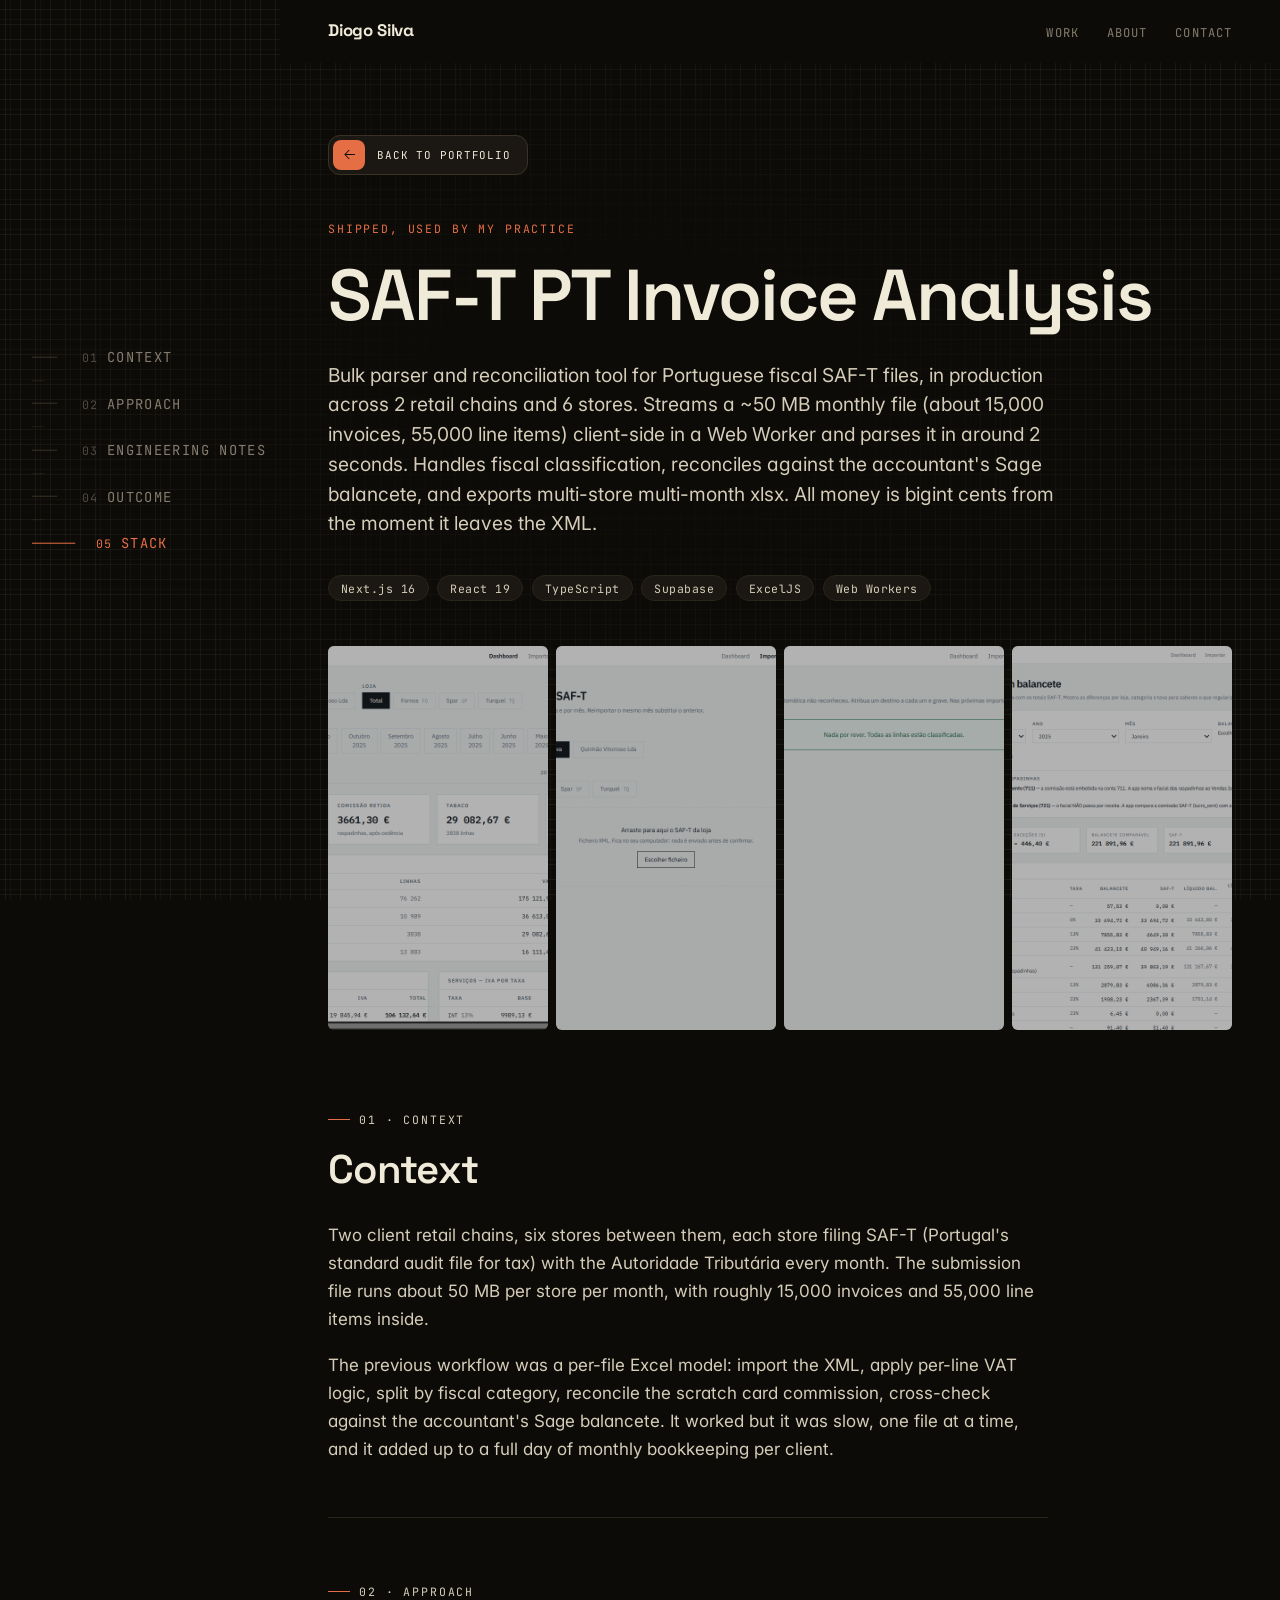
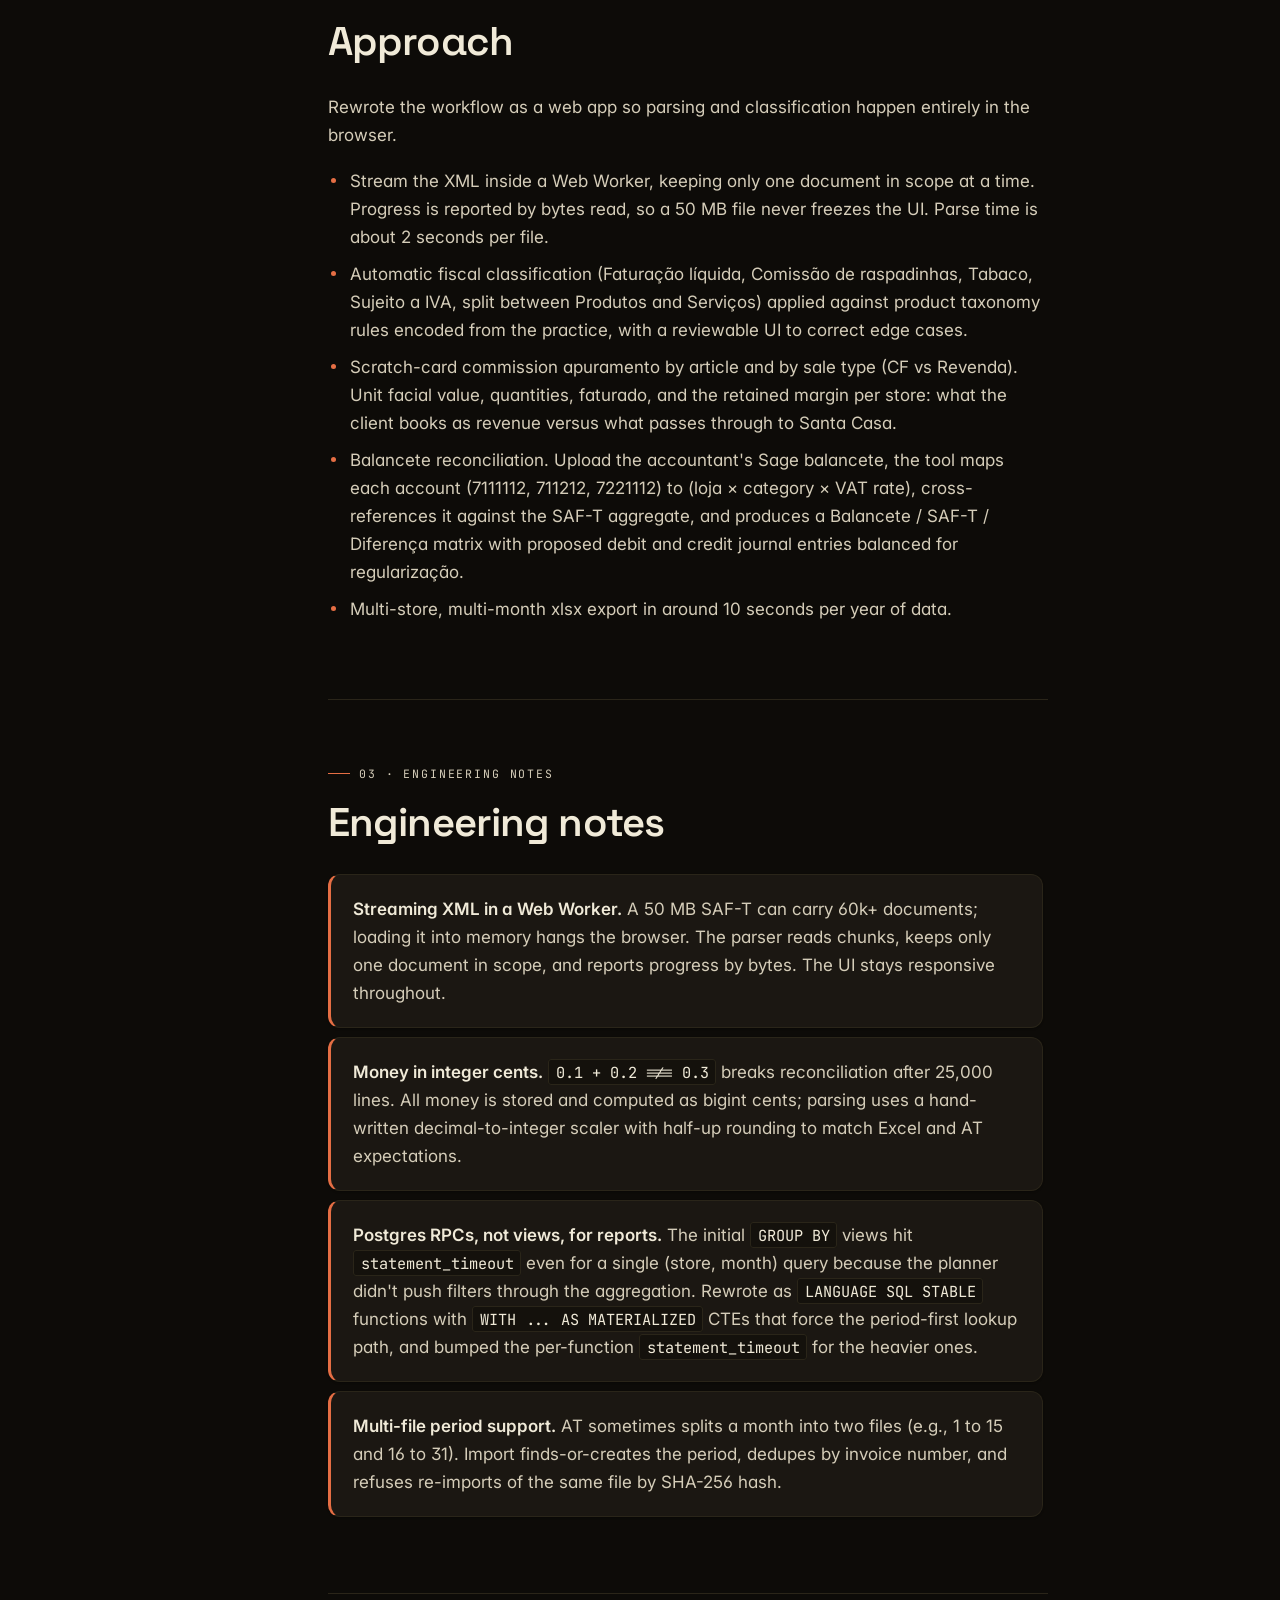
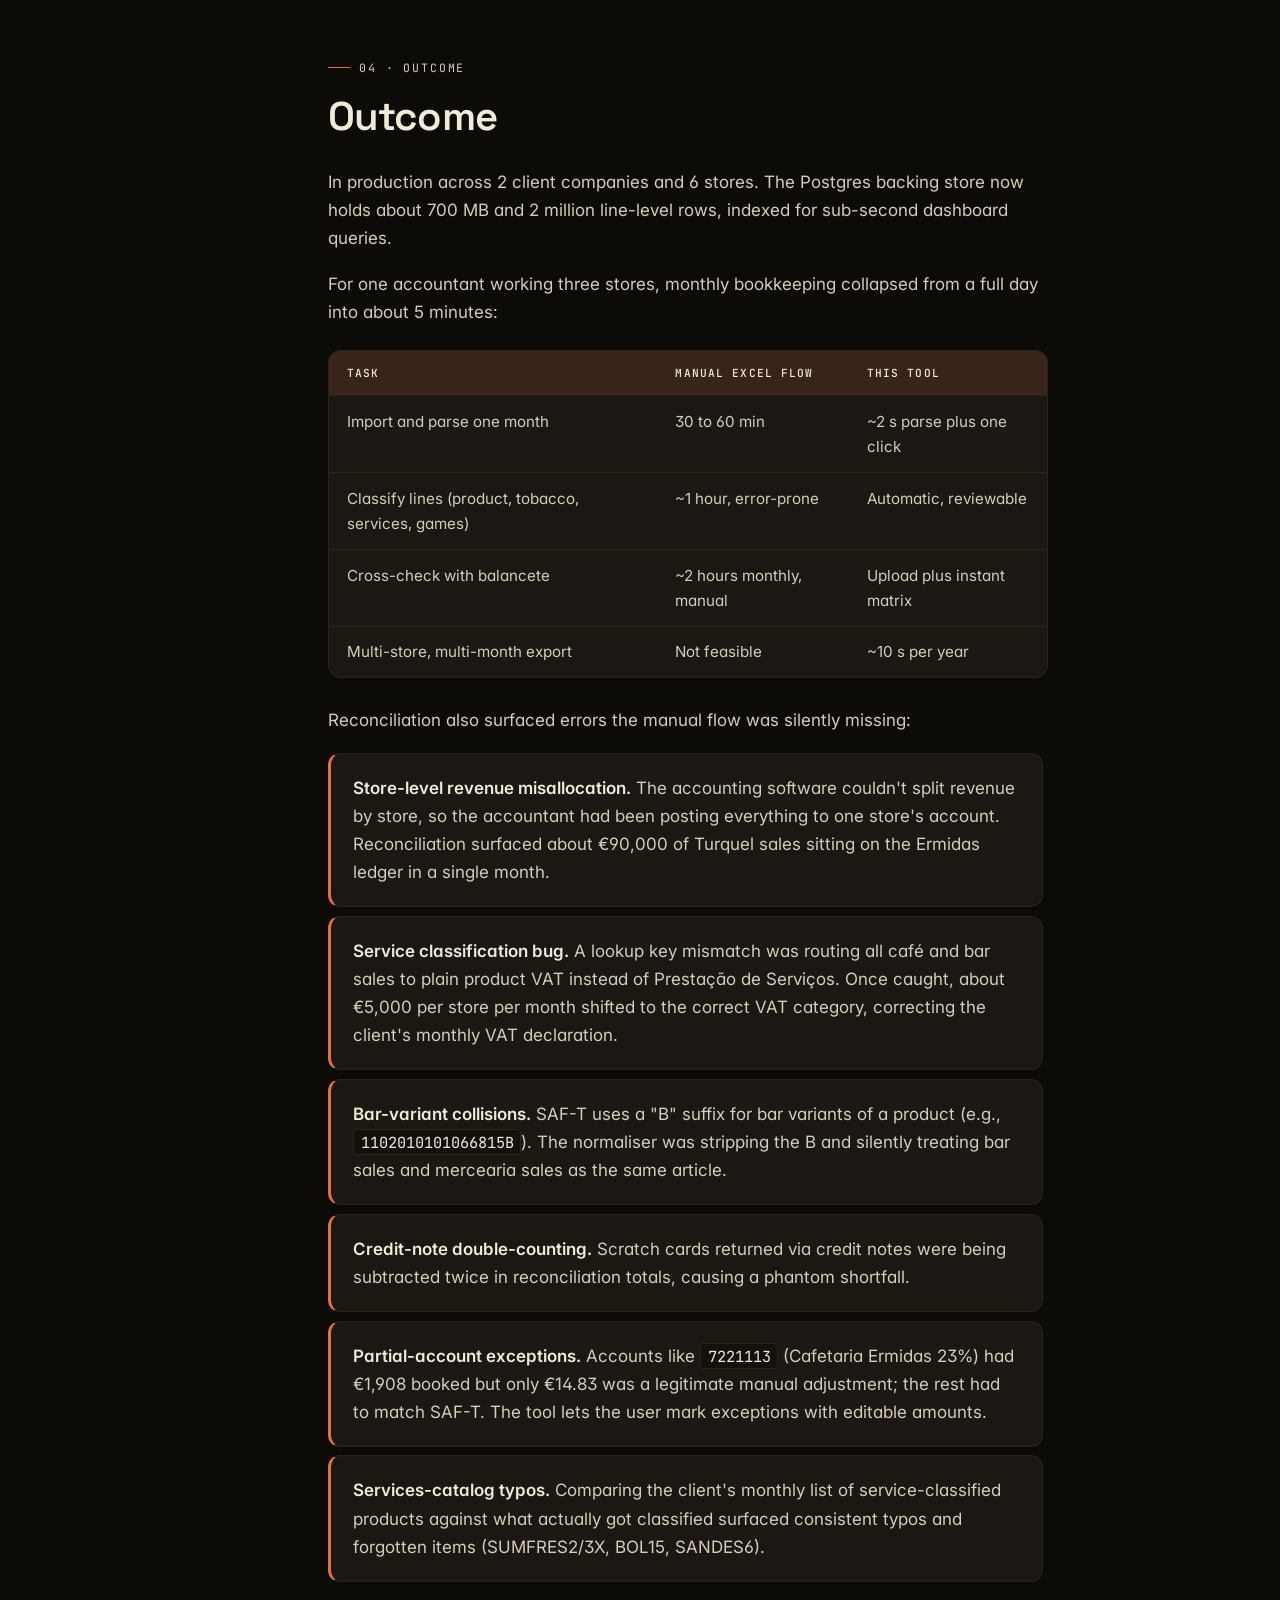
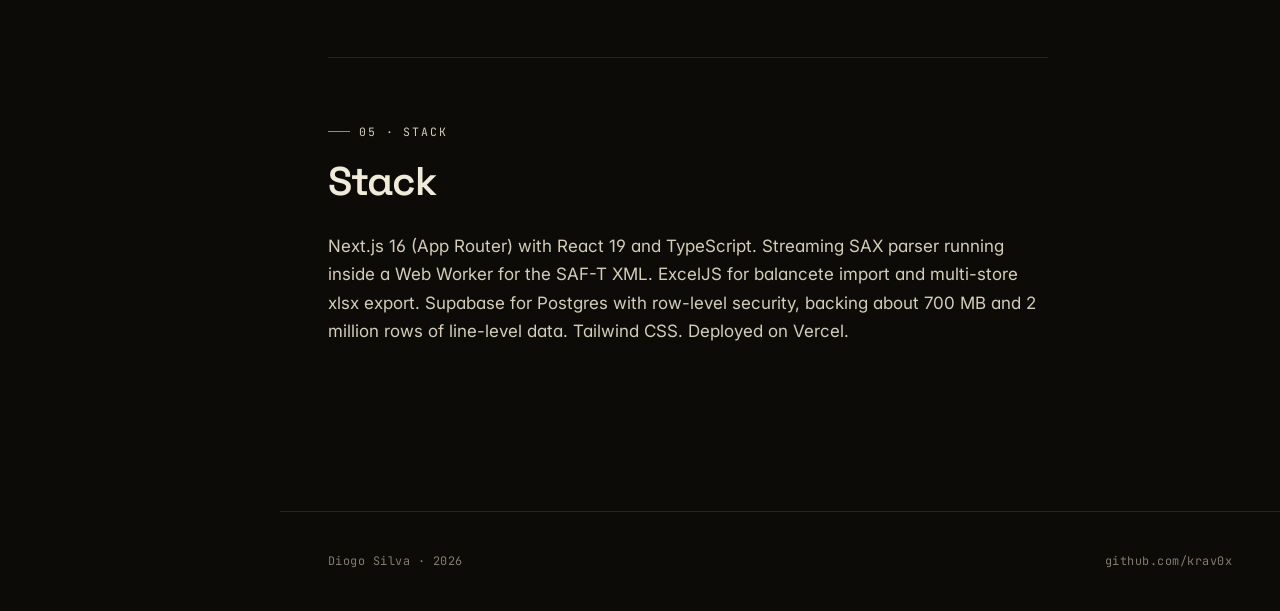
<file: projects/saft-analysis.html>
<!doctype html>
<html lang="en">
<head>
    <meta charset="utf-8">
    <meta name="viewport" content="width=device-width, initial-scale=1">
    <title>SAF-T PT Invoice Analysis · Diogo Silva</title>
    <meta name="description" content="Bulk parser and reconciliation tool for Portuguese fiscal SAF-T files. In production across 2 retail chains and 6 stores.">

    <link rel="preconnect" href="https://fonts.googleapis.com">
    <link rel="preconnect" href="https://fonts.gstatic.com" crossorigin>
    <link rel="stylesheet" href="https://fonts.googleapis.com/css2?family=Space+Grotesk:wght@400;500;600;700&family=Inter:wght@400;500;600&family=JetBrains+Mono:wght@400;500&display=swap">

    <link rel="stylesheet" href="../styles-v2.css">
</head>
<body>

    <nav class="top-nav" id="topNav">
        <div class="top-nav__inner">
            <a href="../index.html" class="top-nav__mark">Diogo Silva</a>
            <ul class="top-nav__links">
                <li><a href="../index.html#work">Work</a></li>
                <li><a href="../index.html#about">About</a></li>
                <li><a href="../index.html#contact">Contact</a></li>
            </ul>
        </div>
    </nav>

    <header class="project-hero">
        <div class="container container--wide">
            <a href="../index.html" class="back-link">
                <span class="back-link__icon" aria-hidden="true">
                    <svg viewBox="0 0 1024 1024" width="18" height="18" fill="currentColor">
                        <path d="M224 480h640a32 32 0 1 1 0 64H224a32 32 0 0 1 0-64z"></path>
                        <path d="m237.248 512 265.408 265.344a32 32 0 0 1-45.312 45.312l-288-288a32 32 0 0 1 0-45.312l288-288a32 32 0 1 1 45.312 45.312L237.248 512z"></path>
                    </svg>
                </span>
                <span class="back-link__label">Back to portfolio</span>
            </a>
            <p class="project-kind">Shipped, used by my practice</p>
            <h1 class="project-title">SAF-T PT Invoice Analysis</h1>
            <p class="project-lede">
                Bulk parser and reconciliation tool for Portuguese fiscal SAF-T files, in production across 2 retail chains and 6 stores. Streams a ~50 MB monthly file (about 15,000 invoices, 55,000 line items) client-side in a Web Worker and parses it in around 2 seconds. Handles fiscal classification, reconciles against the accountant's Sage balancete, and exports multi-store multi-month xlsx. All money is bigint cents from the moment it leaves the XML.
            </p>
            <div class="project-meta">
                <span class="tag">Next.js 16</span>
                <span class="tag">React 19</span>
                <span class="tag">TypeScript</span>
                <span class="tag">Supabase</span>
                <span class="tag">ExcelJS</span>
                <span class="tag">Web Workers</span>
            </div>
        </div>
    </header>

    <section class="gallery" aria-label="SAF-T PT Invoice Analysis screens">
        <div class="gallery__row" data-gallery>
            <button type="button" class="gallery__tile" data-full="img/saft1.png">
                <img src="img/saft1.png" alt="Dashboard with fiscal breakdown by store and period, showing faturação líquida, comissão retida, tabaco and IVA totals for the month" loading="lazy">
                <div class="gallery__tile__overlay"></div>
            </button>
            <button type="button" class="gallery__tile" data-full="img/saft2.png">
                <img src="img/saft2.png" alt="SAF-T import screen — pick company and store, drag-and-drop the monthly XML, parsed client-side" loading="lazy">
                <div class="gallery__tile__overlay"></div>
            </button>
            <button type="button" class="gallery__tile" data-full="img/saft3.png">
                <img src="img/saft3.png" alt="Line review screen — articles the automatic classifier did not recognise are queued for the user to assign, and remembered next import" loading="lazy">
                <div class="gallery__tile__overlay"></div>
            </button>
            <button type="button" class="gallery__tile" data-full="img/saft4.png">
                <img src="img/saft4.png" alt="Balancete reconciliation matrix — Sage balancete uploaded and cross-checked against SAF-T aggregates by loja, categoria and IVA rate, with differences to regularize" loading="lazy">
                <div class="gallery__tile__overlay"></div>
            </button>
        </div>
    </section>

    <main class="case-study-body">
        <div class="container">

            <section class="prose" id="context">
                <p class="section-num">01 · Context</p>
                <h2 class="section-title">Context</h2>
                <p>
                    Two client retail chains, six stores between them, each store filing SAF-T (Portugal's standard audit file for tax) with the Autoridade Tributária every month. The submission file runs about 50 MB per store per month, with roughly 15,000 invoices and 55,000 line items inside.
                </p>
                <p>
                    The previous workflow was a per-file Excel model: import the XML, apply per-line VAT logic, split by fiscal category, reconcile the scratch card commission, cross-check against the accountant's Sage balancete. It worked but it was slow, one file at a time, and it added up to a full day of monthly bookkeeping per client.
                </p>
            </section>

            <section class="prose" id="approach">
                <p class="section-num">02 · Approach</p>
                <h2 class="section-title">Approach</h2>
                <p>Rewrote the workflow as a web app so parsing and classification happen entirely in the browser.</p>
                <ul>
                    <li>Stream the XML inside a Web Worker, keeping only one document in scope at a time. Progress is reported by bytes read, so a 50 MB file never freezes the UI. Parse time is about 2 seconds per file.</li>
                    <li>Automatic fiscal classification (Faturação líquida, Comissão de raspadinhas, Tabaco, Sujeito a IVA, split between Produtos and Serviços) applied against product taxonomy rules encoded from the practice, with a reviewable UI to correct edge cases.</li>
                    <li>Scratch-card commission apuramento by article and by sale type (CF vs Revenda). Unit facial value, quantities, faturado, and the retained margin per store: what the client books as revenue versus what passes through to Santa Casa.</li>
                    <li>Balancete reconciliation. Upload the accountant's Sage balancete, the tool maps each account (7111112, 711212, 7221112) to (loja × category × VAT rate), cross-references it against the SAF-T aggregate, and produces a Balancete / SAF-T / Diferença matrix with proposed debit and credit journal entries balanced for regularização.</li>
                    <li>Multi-store, multi-month xlsx export in around 10 seconds per year of data.</li>
                </ul>
            </section>

            <section class="prose" id="engineering-notes">
                <p class="section-num">03 · Engineering notes</p>
                <h2 class="section-title">Engineering notes</h2>
                <ul class="notes-list">
                    <li><strong>Streaming XML in a Web Worker.</strong> A 50 MB SAF-T can carry 60k+ documents; loading it into memory hangs the browser. The parser reads chunks, keeps only one document in scope, and reports progress by bytes. The UI stays responsive throughout.</li>
                    <li><strong>Money in integer cents.</strong> <code>0.1 + 0.2 !== 0.3</code> breaks reconciliation after 25,000 lines. All money is stored and computed as bigint cents; parsing uses a hand-written decimal-to-integer scaler with half-up rounding to match Excel and AT expectations.</li>
                    <li><strong>Postgres RPCs, not views, for reports.</strong> The initial <code>GROUP BY</code> views hit <code>statement_timeout</code> even for a single (store, month) query because the planner didn't push filters through the aggregation. Rewrote as <code>LANGUAGE SQL STABLE</code> functions with <code>WITH ... AS MATERIALIZED</code> CTEs that force the period-first lookup path, and bumped the per-function <code>statement_timeout</code> for the heavier ones.</li>
                    <li><strong>Multi-file period support.</strong> AT sometimes splits a month into two files (e.g., 1 to 15 and 16 to 31). Import finds-or-creates the period, dedupes by invoice number, and refuses re-imports of the same file by SHA-256 hash.</li>
                </ul>
            </section>

            <section class="prose" id="outcome">
                <p class="section-num">04 · Outcome</p>
                <h2 class="section-title">Outcome</h2>
                <p>
                    In production across 2 client companies and 6 stores. The Postgres backing store now holds about 700 MB and 2 million line-level rows, indexed for sub-second dashboard queries.
                </p>
                <p>
                    For one accountant working three stores, monthly bookkeeping collapsed from a full day into about 5 minutes:
                </p>
                <table>
                    <thead>
                        <tr>
                            <th>Task</th>
                            <th>Manual Excel flow</th>
                            <th>This tool</th>
                        </tr>
                    </thead>
                    <tbody>
                        <tr>
                            <td>Import and parse one month</td>
                            <td>30 to 60 min</td>
                            <td>~2 s parse plus one click</td>
                        </tr>
                        <tr>
                            <td>Classify lines (product, tobacco, services, games)</td>
                            <td>~1 hour, error-prone</td>
                            <td>Automatic, reviewable</td>
                        </tr>
                        <tr>
                            <td>Cross-check with balancete</td>
                            <td>~2 hours monthly, manual</td>
                            <td>Upload plus instant matrix</td>
                        </tr>
                        <tr>
                            <td>Multi-store, multi-month export</td>
                            <td>Not feasible</td>
                            <td>~10 s per year</td>
                        </tr>
                    </tbody>
                </table>
                <p>Reconciliation also surfaced errors the manual flow was silently missing:</p>
                <ul class="notes-list">
                    <li><strong>Store-level revenue misallocation.</strong> The accounting software couldn't split revenue by store, so the accountant had been posting everything to one store's account. Reconciliation surfaced about €90,000 of Turquel sales sitting on the Ermidas ledger in a single month.</li>
                    <li><strong>Service classification bug.</strong> A lookup key mismatch was routing all café and bar sales to plain product VAT instead of Prestação de Serviços. Once caught, about €5,000 per store per month shifted to the correct VAT category, correcting the client's monthly VAT declaration.</li>
                    <li><strong>Bar-variant collisions.</strong> SAF-T uses a "B" suffix for bar variants of a product (e.g., <code>1102010101066815B</code>). The normaliser was stripping the B and silently treating bar sales and mercearia sales as the same article.</li>
                    <li><strong>Credit-note double-counting.</strong> Scratch cards returned via credit notes were being subtracted twice in reconciliation totals, causing a phantom shortfall.</li>
                    <li><strong>Partial-account exceptions.</strong> Accounts like <code>7221113</code> (Cafetaria Ermidas 23%) had €1,908 booked but only €14.83 was a legitimate manual adjustment; the rest had to match SAF-T. The tool lets the user mark exceptions with editable amounts.</li>
                    <li><strong>Services-catalog typos.</strong> Comparing the client's monthly list of service-classified products against what actually got classified surfaced consistent typos and forgotten items (SUMFRES2/3X, BOL15, SANDES6).</li>
                </ul>
            </section>

            <section class="prose" id="stack">
                <p class="section-num">05 · Stack</p>
                <h2 class="section-title">Stack</h2>
                <p>
                    Next.js 16 (App Router) with React 19 and TypeScript. Streaming SAX parser running inside a Web Worker for the SAF-T XML. ExcelJS for balancete import and multi-store xlsx export. Supabase for Postgres with row-level security, backing about 700 MB and 2 million rows of line-level data. Tailwind CSS. Deployed on Vercel.
                </p>
            </section>

        </div>
    </main>

    <footer class="site-footer">
        <div class="site-footer__inner">
            <span>Diogo Silva &middot; 2026</span>
            <span><a href="https://github.com/krav0x">github.com/krav0x</a></span>
        </div>
    </footer>

    <script>
        // Sticky nav border after scroll
        (function () {
            var nav = document.getElementById('topNav');
            if (!nav) return;
            function onScroll() {
                if (window.scrollY > 8) nav.classList.add('is-scrolled');
                else nav.classList.remove('is-scrolled');
            }
            window.addEventListener('scroll', onScroll, { passive: true });
            onScroll();
        })();

        // Expandable gallery + lightbox modal
        (function () {
            var gallery = document.querySelector('[data-gallery]');
            if (!gallery) return;
            var tiles = Array.prototype.slice.call(gallery.querySelectorAll('.gallery__tile'));
            var items = tiles.map(function (t) { var img = t.querySelector('img'); return { src: t.dataset.full || img.src, alt: img.alt || '' }; });
            var total = items.length; var idx = 0;
            var svgNS = 'http://www.w3.org/2000/svg';
            function icon(d, size) { var s = document.createElementNS(svgNS, 'svg'); s.setAttribute('viewBox', '0 0 24 24'); s.setAttribute('fill', 'none'); s.setAttribute('stroke', 'currentColor'); s.setAttribute('stroke-width', '2'); s.setAttribute('stroke-linecap', 'round'); s.setAttribute('stroke-linejoin', 'round'); s.setAttribute('width', size); s.setAttribute('height', size); var p = document.createElementNS(svgNS, 'path'); p.setAttribute('d', d); s.appendChild(p); return s; }
            var lb = document.createElement('div'); lb.className = 'lightbox'; lb.hidden = true;
            var closeBtn = document.createElement('button'); closeBtn.type = 'button'; closeBtn.className = 'lightbox__btn lightbox__btn--close'; closeBtn.setAttribute('aria-label', 'Close'); closeBtn.appendChild(icon('M6 18L18 6M6 6l12 12', 32)); lb.appendChild(closeBtn);
            var prevBtn = document.createElement('button'); prevBtn.type = 'button'; prevBtn.className = 'lightbox__btn lightbox__btn--prev'; prevBtn.setAttribute('aria-label', 'Previous'); prevBtn.appendChild(icon('M15 19l-7-7 7-7', 40)); lb.appendChild(prevBtn);
            var stage = document.createElement('div'); stage.className = 'lightbox__stage'; var img = document.createElement('img'); img.className = 'lightbox__image'; img.alt = ''; stage.appendChild(img); stage.addEventListener('click', function (e) { e.stopPropagation(); }); lb.appendChild(stage);
            var nextBtn = document.createElement('button'); nextBtn.type = 'button'; nextBtn.className = 'lightbox__btn lightbox__btn--next'; nextBtn.setAttribute('aria-label', 'Next'); nextBtn.appendChild(icon('M9 5l7 7-7 7', 40)); lb.appendChild(nextBtn);
            var counter = document.createElement('div'); counter.className = 'lightbox__counter'; lb.appendChild(counter);
            document.body.appendChild(lb);
            function show(n) { idx = ((n % total) + total) % total; var it = items[idx]; img.style.animation = 'none'; void img.offsetWidth; img.style.animation = ''; img.src = it.src; img.alt = it.alt; counter.textContent = (idx + 1) + ' / ' + total; }
            function open(n) { show(n); lb.hidden = false; document.body.classList.add('is-lightbox-open'); }
            function close() { lb.hidden = true; document.body.classList.remove('is-lightbox-open'); }
            tiles.forEach(function (tile, i) { tile.addEventListener('click', function () { open(i); }); });
            closeBtn.addEventListener('click', function (e) { e.stopPropagation(); close(); });
            prevBtn.addEventListener('click', function (e) { e.stopPropagation(); show(idx - 1); });
            nextBtn.addEventListener('click', function (e) { e.stopPropagation(); show(idx + 1); });
            lb.addEventListener('click', function (e) { if (e.target === lb) close(); });
            document.addEventListener('keydown', function (e) { if (lb.hidden) return; if (e.key === 'Escape') close(); else if (e.key === 'ArrowLeft') show(idx - 1); else if (e.key === 'ArrowRight') show(idx + 1); });
        })();
    </script>
    <script src="../rail.js"></script>

</body>
</html>
</file>
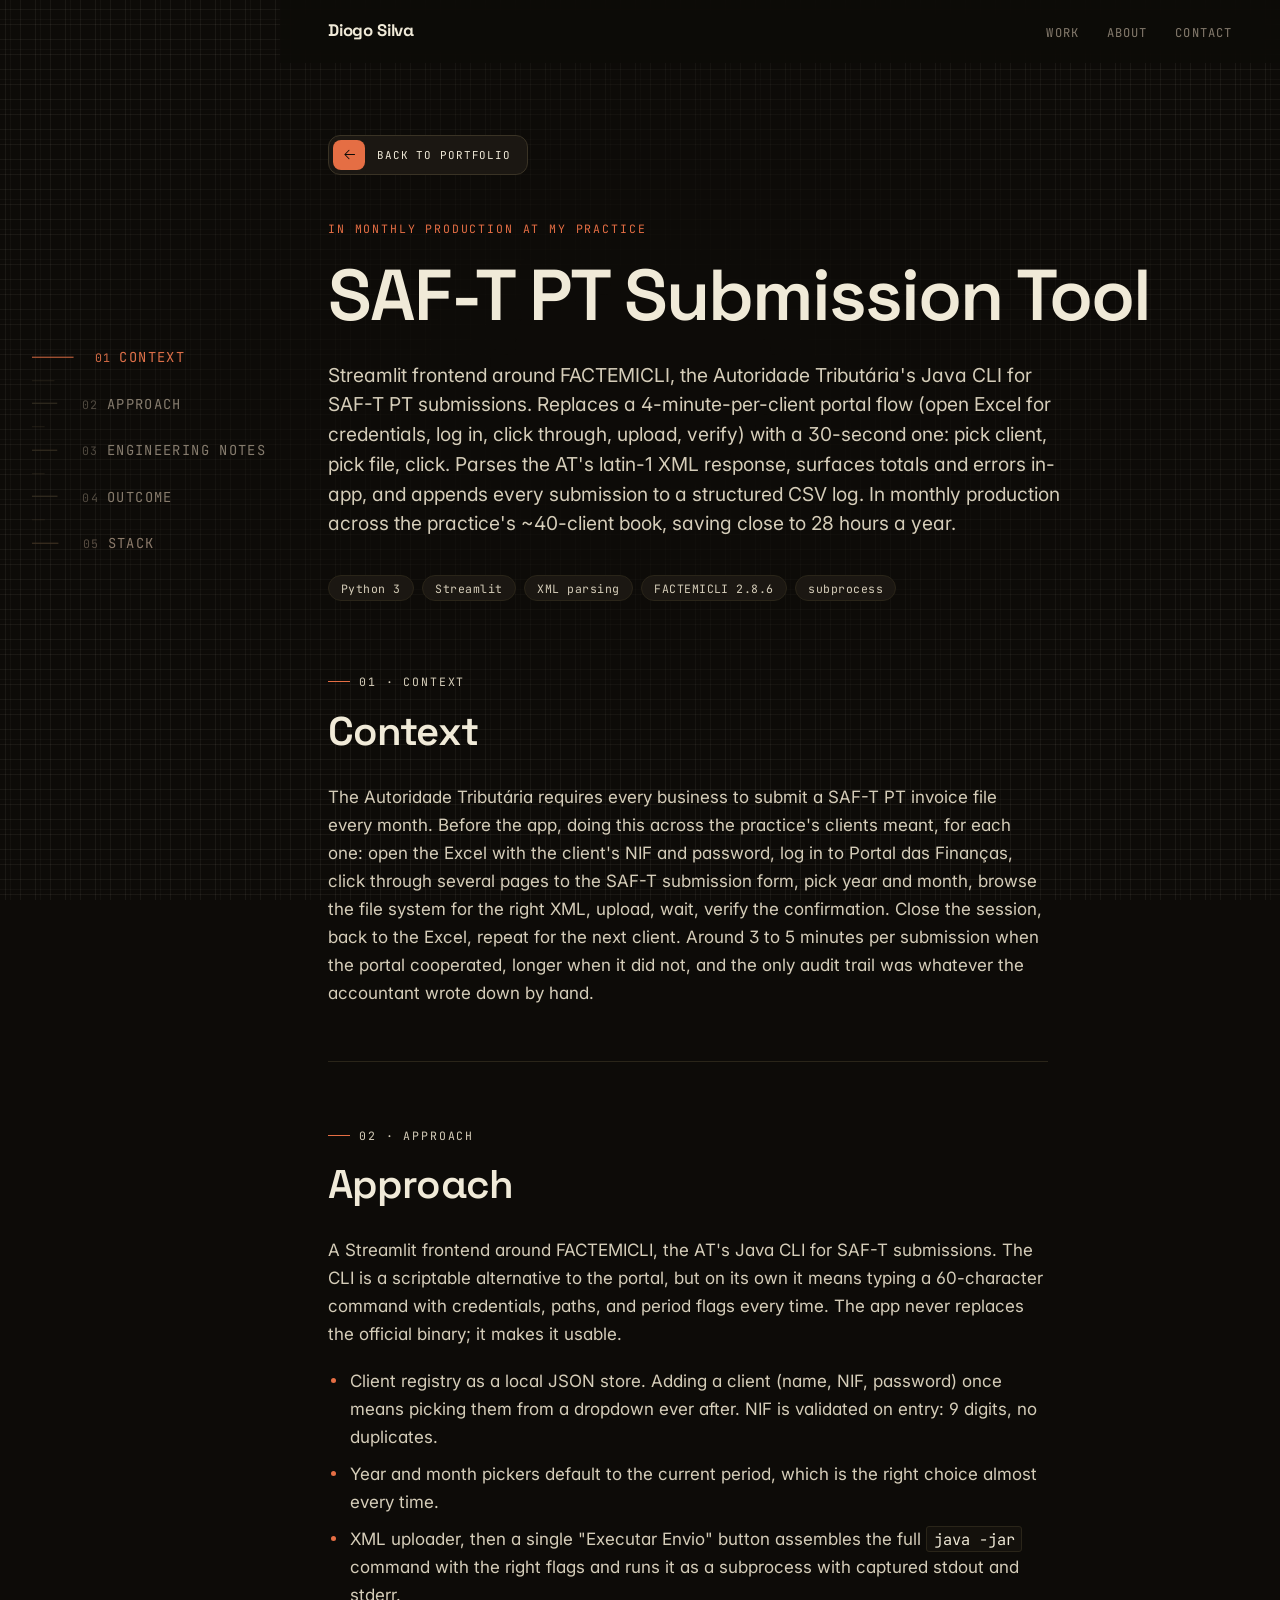
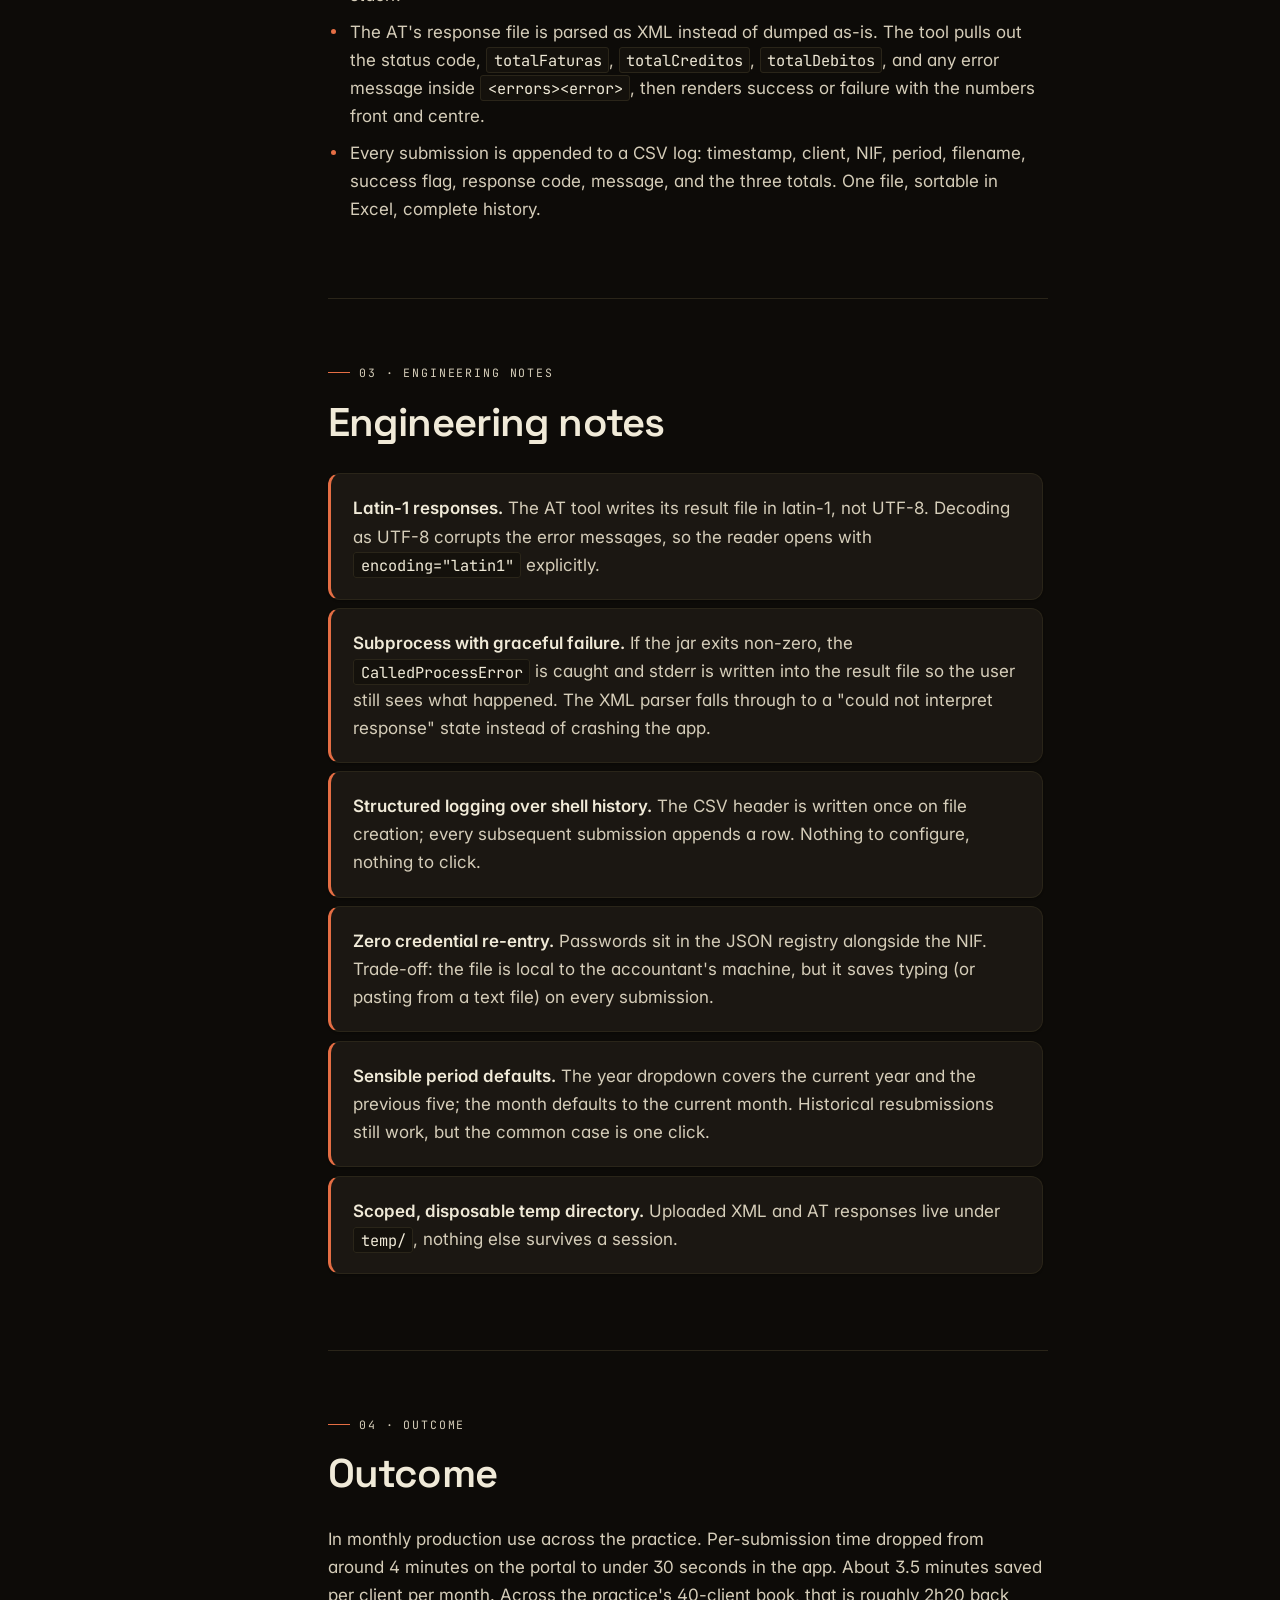
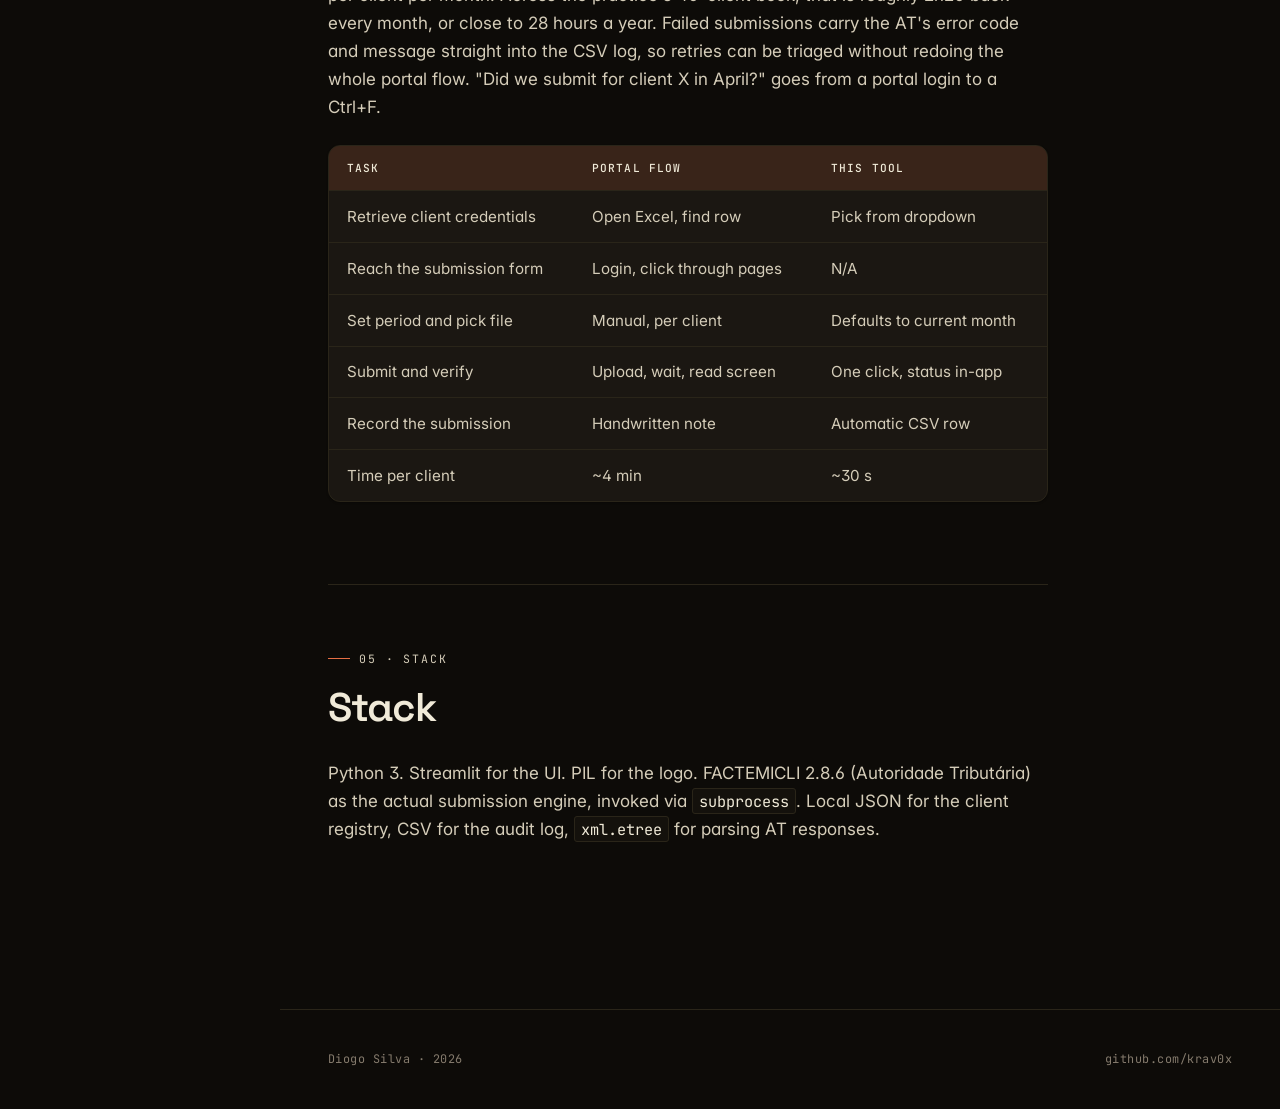
<file: projects/saft-submit.html>
<!doctype html>
<html lang="en">
<head>
    <meta charset="utf-8">
    <meta name="viewport" content="width=device-width, initial-scale=1">
    <title>SAF-T PT Submission Tool · Diogo Silva</title>
    <meta name="description" content="Streamlit frontend around FACTEMICLI, the AT's Java CLI for SAF-T PT submissions. Saves ~28 hours a year across a 40-client book.">

    <link rel="preconnect" href="https://fonts.googleapis.com">
    <link rel="preconnect" href="https://fonts.gstatic.com" crossorigin>
    <link rel="stylesheet" href="https://fonts.googleapis.com/css2?family=Space+Grotesk:wght@400;500;600;700&family=Inter:wght@400;500;600&family=JetBrains+Mono:wght@400;500&display=swap">

    <link rel="stylesheet" href="../styles-v2.css">
</head>
<body>

    <nav class="top-nav" id="topNav">
        <div class="top-nav__inner">
            <a href="../index.html" class="top-nav__mark">Diogo Silva</a>
            <ul class="top-nav__links">
                <li><a href="../index.html#work">Work</a></li>
                <li><a href="../index.html#about">About</a></li>
                <li><a href="../index.html#contact">Contact</a></li>
            </ul>
        </div>
    </nav>

    <header class="project-hero">
        <div class="container container--wide">
            <a href="../index.html" class="back-link">
                <span class="back-link__icon" aria-hidden="true">
                    <svg viewBox="0 0 1024 1024" width="18" height="18" fill="currentColor">
                        <path d="M224 480h640a32 32 0 1 1 0 64H224a32 32 0 0 1 0-64z"></path>
                        <path d="m237.248 512 265.408 265.344a32 32 0 0 1-45.312 45.312l-288-288a32 32 0 0 1 0-45.312l288-288a32 32 0 1 1 45.312 45.312L237.248 512z"></path>
                    </svg>
                </span>
                <span class="back-link__label">Back to portfolio</span>
            </a>
            <p class="project-kind">In monthly production at my practice</p>
            <h1 class="project-title">SAF-T PT Submission Tool</h1>
            <p class="project-lede">
                Streamlit frontend around FACTEMICLI, the Autoridade Tributária's Java CLI for SAF-T PT submissions. Replaces a 4-minute-per-client portal flow (open Excel for credentials, log in, click through, upload, verify) with a 30-second one: pick client, pick file, click. Parses the AT's latin-1 XML response, surfaces totals and errors in-app, and appends every submission to a structured CSV log. In monthly production across the practice's ~40-client book, saving close to 28 hours a year.
            </p>
            <div class="project-meta">
                <span class="tag">Python 3</span>
                <span class="tag">Streamlit</span>
                <span class="tag">XML parsing</span>
                <span class="tag">FACTEMICLI 2.8.6</span>
                <span class="tag">subprocess</span>
            </div>
        </div>
    </header>

    <main class="case-study-body">
        <div class="container">

            <section class="prose" id="context">
                <p class="section-num">01 · Context</p>
                <h2 class="section-title">Context</h2>
                <p>
                    The Autoridade Tributária requires every business to submit a SAF-T PT invoice file every month. Before the app, doing this across the practice's clients meant, for each one: open the Excel with the client's NIF and password, log in to Portal das Finanças, click through several pages to the SAF-T submission form, pick year and month, browse the file system for the right XML, upload, wait, verify the confirmation. Close the session, back to the Excel, repeat for the next client. Around 3 to 5 minutes per submission when the portal cooperated, longer when it did not, and the only audit trail was whatever the accountant wrote down by hand.
                </p>
            </section>

            <section class="prose" id="approach">
                <p class="section-num">02 · Approach</p>
                <h2 class="section-title">Approach</h2>
                <p>A Streamlit frontend around FACTEMICLI, the AT's Java CLI for SAF-T submissions. The CLI is a scriptable alternative to the portal, but on its own it means typing a 60-character command with credentials, paths, and period flags every time. The app never replaces the official binary; it makes it usable.</p>
                <ul>
                    <li>Client registry as a local JSON store. Adding a client (name, NIF, password) once means picking them from a dropdown ever after. NIF is validated on entry: 9 digits, no duplicates.</li>
                    <li>Year and month pickers default to the current period, which is the right choice almost every time.</li>
                    <li>XML uploader, then a single "Executar Envio" button assembles the full <code>java -jar</code> command with the right flags and runs it as a subprocess with captured stdout and stderr.</li>
                    <li>The AT's response file is parsed as XML instead of dumped as-is. The tool pulls out the status code, <code>totalFaturas</code>, <code>totalCreditos</code>, <code>totalDebitos</code>, and any error message inside <code>&lt;errors&gt;&lt;error&gt;</code>, then renders success or failure with the numbers front and centre.</li>
                    <li>Every submission is appended to a CSV log: timestamp, client, NIF, period, filename, success flag, response code, message, and the three totals. One file, sortable in Excel, complete history.</li>
                </ul>
            </section>

            <section class="prose" id="engineering-notes">
                <p class="section-num">03 · Engineering notes</p>
                <h2 class="section-title">Engineering notes</h2>
                <ul class="notes-list">
                    <li><strong>Latin-1 responses.</strong> The AT tool writes its result file in latin-1, not UTF-8. Decoding as UTF-8 corrupts the error messages, so the reader opens with <code>encoding="latin1"</code> explicitly.</li>
                    <li><strong>Subprocess with graceful failure.</strong> If the jar exits non-zero, the <code>CalledProcessError</code> is caught and stderr is written into the result file so the user still sees what happened. The XML parser falls through to a "could not interpret response" state instead of crashing the app.</li>
                    <li><strong>Structured logging over shell history.</strong> The CSV header is written once on file creation; every subsequent submission appends a row. Nothing to configure, nothing to click.</li>
                    <li><strong>Zero credential re-entry.</strong> Passwords sit in the JSON registry alongside the NIF. Trade-off: the file is local to the accountant's machine, but it saves typing (or pasting from a text file) on every submission.</li>
                    <li><strong>Sensible period defaults.</strong> The year dropdown covers the current year and the previous five; the month defaults to the current month. Historical resubmissions still work, but the common case is one click.</li>
                    <li><strong>Scoped, disposable temp directory.</strong> Uploaded XML and AT responses live under <code>temp/</code>, nothing else survives a session.</li>
                </ul>
            </section>

            <section class="prose" id="outcome">
                <p class="section-num">04 · Outcome</p>
                <h2 class="section-title">Outcome</h2>
                <p>In monthly production use across the practice. Per-submission time dropped from around 4 minutes on the portal to under 30 seconds in the app. About 3.5 minutes saved per client per month. Across the practice's 40-client book, that is roughly 2h20 back every month, or close to 28 hours a year. Failed submissions carry the AT's error code and message straight into the CSV log, so retries can be triaged without redoing the whole portal flow. "Did we submit for client X in April?" goes from a portal login to a Ctrl+F.</p>
                <table>
                    <thead>
                        <tr><th>Task</th><th>Portal flow</th><th>This tool</th></tr>
                    </thead>
                    <tbody>
                        <tr><td>Retrieve client credentials</td><td>Open Excel, find row</td><td>Pick from dropdown</td></tr>
                        <tr><td>Reach the submission form</td><td>Login, click through pages</td><td>N/A</td></tr>
                        <tr><td>Set period and pick file</td><td>Manual, per client</td><td>Defaults to current month</td></tr>
                        <tr><td>Submit and verify</td><td>Upload, wait, read screen</td><td>One click, status in-app</td></tr>
                        <tr><td>Record the submission</td><td>Handwritten note</td><td>Automatic CSV row</td></tr>
                        <tr><td>Time per client</td><td>~4 min</td><td>~30 s</td></tr>
                    </tbody>
                </table>
            </section>

            <section class="prose" id="stack">
                <p class="section-num">05 · Stack</p>
                <h2 class="section-title">Stack</h2>
                <p>Python 3. Streamlit for the UI. PIL for the logo. FACTEMICLI 2.8.6 (Autoridade Tributária) as the actual submission engine, invoked via <code>subprocess</code>. Local JSON for the client registry, CSV for the audit log, <code>xml.etree</code> for parsing AT responses.</p>
            </section>

        </div>
    </main>

    <footer class="site-footer">
        <div class="site-footer__inner">
            <span>Diogo Silva &middot; 2026</span>
            <span><a href="https://github.com/krav0x">github.com/krav0x</a></span>
        </div>
    </footer>

    <script>
        (function () { var nav = document.getElementById('topNav'); if (!nav) return; function onScroll() { if (window.scrollY > 8) nav.classList.add('is-scrolled'); else nav.classList.remove('is-scrolled'); } window.addEventListener('scroll', onScroll, { passive: true }); onScroll(); })();
        (function () {
            var gallery = document.querySelector('[data-gallery]');
            if (!gallery) return;
            var tiles = Array.prototype.slice.call(gallery.querySelectorAll('.gallery__tile'));
            var items = tiles.map(function (t) { var img = t.querySelector('img'); return { src: t.dataset.full || img.src, alt: img.alt || '' }; });
            var total = items.length; var idx = 0;
            var svgNS = 'http://www.w3.org/2000/svg';
            function icon(d, size) { var s = document.createElementNS(svgNS, 'svg'); s.setAttribute('viewBox', '0 0 24 24'); s.setAttribute('fill', 'none'); s.setAttribute('stroke', 'currentColor'); s.setAttribute('stroke-width', '2'); s.setAttribute('stroke-linecap', 'round'); s.setAttribute('stroke-linejoin', 'round'); s.setAttribute('width', size); s.setAttribute('height', size); var p = document.createElementNS(svgNS, 'path'); p.setAttribute('d', d); s.appendChild(p); return s; }
            var lb = document.createElement('div'); lb.className = 'lightbox'; lb.hidden = true;
            var closeBtn = document.createElement('button'); closeBtn.type = 'button'; closeBtn.className = 'lightbox__btn lightbox__btn--close'; closeBtn.setAttribute('aria-label', 'Close'); closeBtn.appendChild(icon('M6 18L18 6M6 6l12 12', 32)); lb.appendChild(closeBtn);
            var prevBtn = document.createElement('button'); prevBtn.type = 'button'; prevBtn.className = 'lightbox__btn lightbox__btn--prev'; prevBtn.setAttribute('aria-label', 'Previous'); prevBtn.appendChild(icon('M15 19l-7-7 7-7', 40)); lb.appendChild(prevBtn);
            var stage = document.createElement('div'); stage.className = 'lightbox__stage'; var img = document.createElement('img'); img.className = 'lightbox__image'; img.alt = ''; stage.appendChild(img); stage.addEventListener('click', function (e) { e.stopPropagation(); }); lb.appendChild(stage);
            var nextBtn = document.createElement('button'); nextBtn.type = 'button'; nextBtn.className = 'lightbox__btn lightbox__btn--next'; nextBtn.setAttribute('aria-label', 'Next'); nextBtn.appendChild(icon('M9 5l7 7-7 7', 40)); lb.appendChild(nextBtn);
            var counter = document.createElement('div'); counter.className = 'lightbox__counter'; lb.appendChild(counter);
            document.body.appendChild(lb);
            function show(n) { idx = ((n % total) + total) % total; var it = items[idx]; img.style.animation = 'none'; void img.offsetWidth; img.style.animation = ''; img.src = it.src; img.alt = it.alt; counter.textContent = (idx + 1) + ' / ' + total; }
            function open(n) { show(n); lb.hidden = false; document.body.classList.add('is-lightbox-open'); }
            function close() { lb.hidden = true; document.body.classList.remove('is-lightbox-open'); }
            tiles.forEach(function (tile, i) { tile.addEventListener('click', function () { open(i); }); });
            closeBtn.addEventListener('click', function (e) { e.stopPropagation(); close(); });
            prevBtn.addEventListener('click', function (e) { e.stopPropagation(); show(idx - 1); });
            nextBtn.addEventListener('click', function (e) { e.stopPropagation(); show(idx + 1); });
            lb.addEventListener('click', function (e) { if (e.target === lb) close(); });
            document.addEventListener('keydown', function (e) { if (lb.hidden) return; if (e.key === 'Escape') close(); else if (e.key === 'ArrowLeft') show(idx - 1); else if (e.key === 'ArrowRight') show(idx + 1); });
        })();
    </script>
    <script src="../rail.js"></script>

</body>
</html>
</file>
<file: styles-v2.css>
/* ============================================================
   Portfolio v2 — Diogo Silva
   Direction: warm dark, terracotta accent, geometric sans,
   multi-page case studies, masked concentric-grid backdrop.
   ============================================================ */

:root {
    /* Surfaces */
    --paper: #0D0B08;
    --paper-warm: #14110C;
    --card: #1B1712;
    --card-lifted: #221D17;

    /* Text */
    --ink: #F0EAD8;
    --ink-soft: #D5CDB9;
    --muted: #857B6D;

    /* Lines */
    --hairline: #2A2519;
    --hairline-strong: #3A3325;

    /* Accent — warm orange-terracotta, brighter for dark contrast */
    --accent: #E56E44;
    --accent-hover: #F58255;
    --accent-soft: rgba(229, 110, 68, 0.15);

    /* Grid pattern tokens */
    --grid-fine: rgba(240, 234, 216, 0.06);
    --grid-coarse: rgba(240, 234, 216, 0.035);

    /* Type */
    --font-display: "Space Grotesk", -apple-system, system-ui, sans-serif;
    --font-body: "Inter", -apple-system, system-ui, sans-serif;
    --font-mono: "JetBrains Mono", ui-monospace, "SF Mono", monospace;

    /* Elevation */
    --shadow-sm: 0 1px 2px rgba(0, 0, 0, .3);
    --shadow-md: 0 1px 3px rgba(0, 0, 0, .25), 0 12px 32px rgba(0, 0, 0, .4);
    --shadow-lg: 0 2px 6px rgba(0, 0, 0, .35), 0 32px 64px rgba(0, 0, 0, .5);

    /* Radii */
    --radius-sm: 6px;
    --radius-md: 12px;
    --radius-lg: 18px;

    /* Layout */
    --content-w: 720px;
    --wide-w: 1120px;
    /* Width of the docked section rail, reserved out of the page on desktop. */
    --rail-width: 280px;
    --page-x: clamp(1.25rem, 4vw, 3rem);
}

*, *::before, *::after {
    box-sizing: border-box;
    margin: 0;
    padding: 0;
}

html {
    background: var(--paper);
    color: var(--ink);
    scroll-behavior: smooth;
    -webkit-text-size-adjust: 100%;
    min-height: 100%;
}

body {
    background: transparent;
    color: var(--ink);
    font-family: var(--font-body);
    font-size: 17px;
    line-height: 1.65;
    font-feature-settings: "kern", "ss01", "cv11";
    -webkit-font-smoothing: antialiased;
    text-rendering: optimizeLegibility;
    isolation: isolate;
    min-height: 100vh;
}

/* -----------------------------
   Masked concentric-grid backdrop
----------------------------- */
body::before {
    content: "";
    position: fixed;
    inset: 0;
    z-index: -1;
    pointer-events: none;
    background-image:
        repeating-linear-gradient(0deg, transparent, transparent 5px, var(--grid-fine) 5px, var(--grid-fine) 6px, transparent 6px, transparent 15px),
        repeating-linear-gradient(90deg, transparent, transparent 5px, var(--grid-fine) 5px, var(--grid-fine) 6px, transparent 6px, transparent 15px),
        repeating-linear-gradient(0deg, transparent, transparent 10px, var(--grid-coarse) 10px, var(--grid-coarse) 11px, transparent 11px, transparent 30px),
        repeating-linear-gradient(90deg, transparent, transparent 10px, var(--grid-coarse) 10px, var(--grid-coarse) 11px, transparent 11px, transparent 30px);
    /* Ellipse hole in the middle where content reads; pattern breathes at the edges */
    -webkit-mask-image: radial-gradient(ellipse 62% 55% at 50% 42%, transparent 15%, #000 85%);
    mask-image: radial-gradient(ellipse 62% 55% at 50% 42%, transparent 15%, #000 85%);
}

a {
    color: var(--ink);
    text-decoration: underline;
    text-decoration-color: var(--hairline-strong);
    text-decoration-thickness: 1px;
    text-underline-offset: 3px;
    transition: color .18s ease, text-decoration-color .18s ease;
}
a:hover {
    color: var(--accent);
    text-decoration-color: var(--accent);
}
a:focus-visible {
    outline: 2px solid var(--accent);
    outline-offset: 3px;
    border-radius: 3px;
}

::selection {
    background: var(--accent);
    color: var(--paper);
}

/* -----------------------------
   Top navigation
----------------------------- */
.top-nav {
    position: sticky;
    top: 0;
    z-index: 40;
    background: color-mix(in oklab, var(--paper) 82%, transparent);
    backdrop-filter: saturate(160%) blur(10px);
    -webkit-backdrop-filter: saturate(160%) blur(10px);
    border-bottom: 1px solid transparent;
    transition: border-color .2s ease, background .2s ease;
}
.top-nav.is-scrolled {
    border-bottom-color: var(--hairline);
    background: color-mix(in oklab, var(--paper) 92%, transparent);
}
.top-nav__inner {
    max-width: var(--wide-w);
    margin: 0 auto;
    padding: 1.05rem var(--page-x);
    display: flex;
    align-items: center;
    justify-content: space-between;
    gap: 1rem;
}
.top-nav__mark {
    font-family: var(--font-display);
    font-weight: 700;
    font-size: 1.05rem;
    letter-spacing: -0.01em;
    color: var(--ink);
    text-decoration: none;
}
.top-nav__mark:hover {
    color: var(--accent);
}
.top-nav__links {
    display: flex;
    gap: 1.75rem;
    align-items: center;
    list-style: none;
}
.top-nav__links a {
    font-family: var(--font-mono);
    font-size: 0.76rem;
    letter-spacing: 0.09em;
    text-transform: uppercase;
    color: var(--muted);
    text-decoration: none;
}
.top-nav__links a:hover {
    color: var(--accent);
}


/* -----------------------------
   Section rail (landing)
   LineSidebar from React Bits, ported to plain CSS/JS. --effect (0..1) is
   driven per item by a rAF lerp in the page script, so colour, shift and
   marker scale all read the same continuously-animating value and stay in
   step, with no CSS transitions to stagger.
----------------------------- */
.line-sidebar {
    --accent-color: var(--accent);
    --text-color: var(--muted);
    --marker-color: var(--hairline-strong);
    --marker-length: 36px;
    --marker-gap: 14px;
    --tick-scale: 0.5;
    --max-shift: 14px;
    --item-gap: 30px;
    --font-size: 0.86rem;

    display: none;
    position: fixed;
    top: 50%;
    /* Docked to the left edge, in the column the page reserves for it below,
       so it can never sit over the text. */
    left: 0;
    /* Sized by its longest label rather than pinned to --rail-width, so a long
       section title spills into the reserved column's slack instead of clipping. */
    padding-left: 2rem;
    transform: translateY(-50%);
    z-index: 40;
}
/* Desktop only: the rail needs a column of its own beside the content, and its
   proximity effect needs a hovering mouse — a touch screen can never trigger
   it. Everywhere else the top nav carries navigation.
   Padding the page rather than overlaying it means the rail has real space and
   the content re-centres in what is left, so the two can never collide. The
   sticky top nav and the footer are inside that padding and shift with it; the
   fixed grid backdrop is not, and still covers the whole viewport. */
@media (min-width: 1280px) and (hover: hover) and (pointer: fine) {
    body {
        padding-left: var(--rail-width);
    }
    .line-sidebar {
        display: block;
    }
}

.line-sidebar__list {
    list-style: none;
    margin: 0;
    padding: 1rem 0;
    display: flex;
    flex-direction: column;
    gap: var(--item-gap);
}

.line-sidebar__item {
    position: relative;
}
/* Widen the pointer target so items react a touch before the cursor arrives. */
.line-sidebar__item::before {
    content: '';
    position: absolute;
    inset: -6px -24px;
}

/* Short static tick centred in the gap between two items. */
.line-sidebar__item:not(:last-child)::after {
    content: '';
    position: absolute;
    top: calc(100% + var(--item-gap) / 2);
    left: 0;
    height: 1px;
    width: calc(var(--marker-length) * var(--tick-scale));
    background-color: var(--marker-color);
    opacity: 0.5;
    transform-origin: left center;
    transform: translateY(-50%) scaleX(calc(0.7 + var(--effect, 0) * 0.6));
}

.line-sidebar__link {
    position: relative;
    display: flex;
    align-items: center;
    gap: var(--marker-gap);
    text-decoration: none;
    font-family: var(--font-mono);
    font-size: var(--font-size);
    letter-spacing: 0.1em;
    text-transform: uppercase;
    line-height: 1.2;
    white-space: nowrap;
}
.line-sidebar__link:hover {
    text-decoration: none;
}

.line-sidebar__marker {
    flex: none;
    width: var(--marker-length);
    height: 1px;
    background-color: var(--marker-color);
    background-color: color-mix(in srgb, var(--accent-color) calc(var(--effect, 0) * 100%), var(--marker-color));
    transform-origin: left center;
    transform: scaleX(calc(0.7 + var(--effect, 0) * 0.5));
}

.line-sidebar__label {
    display: inline-flex;
    align-items: baseline;
    gap: 0.5rem;
    color: var(--text-color);
    color: color-mix(in srgb, var(--accent-color) calc(var(--effect, 0) * 100%), var(--text-color));
    transform: translateX(calc(var(--effect, 0) * var(--max-shift)));
}

.line-sidebar__index {
    font-size: 0.85em;
    font-variant-numeric: tabular-nums;
    opacity: calc(0.55 + var(--effect, 0) * 0.45);
}

@media (prefers-reduced-motion: reduce) {
    .line-sidebar__marker,
    .line-sidebar__label,
    .line-sidebar__item::after {
        transform: none;
    }
    .line-sidebar__item:not(:last-child)::after {
        transform: translateY(-50%);
    }
}

/* -----------------------------
   Project hero
----------------------------- */
.project-hero {
    padding: clamp(3rem, 8vh, 5.5rem) 0 clamp(2rem, 5vh, 3rem);
}

.container {
    max-width: var(--content-w);
    margin: 0 auto;
    padding-inline: var(--page-x);
}
.container--wide {
    max-width: var(--wide-w);
}

/* Back button — Uiverse's expanding-icon pill (AKAspidey01), recoloured to the
   site palette. The icon block sits over the label and grows to fill the pill
   on hover, sweeping the arrow across it. */
.back-link {
    position: relative;
    display: inline-flex;
    align-items: center;
    justify-content: center;
    width: 12.5rem;
    height: 2.5rem;
    margin-bottom: 2.75rem;
    /* Left padding clears the resting icon block (its 4px inset + 32px width)
       so the label centres in the space beside it rather than in the whole
       pill, where the block would push it visually off centre. */
    padding: 4px 4px 4px 36px;
    border: 1px solid var(--hairline-strong);
    border-radius: var(--radius-md);
    background: var(--card);
    color: var(--ink);
    font-family: var(--font-mono);
    font-size: 0.68rem;
    letter-spacing: 0.08em;
    text-transform: uppercase;
    text-decoration: none;
    overflow: hidden;
}
.back-link:hover {
    text-decoration: none;
    border-color: var(--accent);
}
.back-link__icon {
    position: absolute;
    left: 4px;
    top: 4px;
    bottom: 4px;
    z-index: 1;
    display: flex;
    align-items: center;
    justify-content: center;
    width: 32px;
    border-radius: calc(var(--radius-md) - 4px);
    background: var(--accent);
    color: var(--paper);
    transition: width .5s ease, background-color .3s ease, color .3s ease;
}
.back-link__label {
    /* All caps, no descenders: the line box centres on metrics that reserve
       descender space, so the glyphs read slightly high. 1px back down puts
       them on the optical centre. */
    line-height: 1;
    transform: translateY(1px);
}
.back-link__icon svg {
    width: 15px;
    height: 15px;
}
.back-link:hover .back-link__icon,
.back-link:focus-visible .back-link__icon {
    width: calc(100% - 8px);
    background: color-mix(in oklab, var(--accent-hover) 62%, transparent);
    backdrop-filter: saturate(150%) blur(7px);
    -webkit-backdrop-filter: saturate(150%) blur(7px);
    box-shadow: inset 0 0 0 1px rgba(240, 234, 216, 0.18);
    /* Dark arrow reads on solid accent, but not through the glass. */
    color: var(--ink);
}
@media (prefers-reduced-motion: reduce) {
    .back-link__icon {
        transition: background-color .2s ease;
    }
}

.project-kind {
    font-family: var(--font-mono);
    font-size: 0.72rem;
    letter-spacing: 0.16em;
    text-transform: uppercase;
    color: var(--accent);
    margin-bottom: 1.35rem;
}

.project-title {
    font-family: var(--font-display);
    font-weight: 600;
    font-size: clamp(2.5rem, 6.2vw, 4.5rem);
    line-height: 1.02;
    letter-spacing: -0.028em;
    color: var(--ink);
    margin-bottom: 1.75rem;
}

.project-lede {
    font-size: clamp(1.05rem, 1.6vw, 1.2rem);
    color: var(--ink-soft);
    max-width: 62ch;
    line-height: 1.55;
    margin-bottom: 2.25rem;
}

.project-meta {
    display: flex;
    flex-wrap: wrap;
    gap: 0.55rem;
    align-items: center;
}

.tag {
    font-family: var(--font-mono);
    font-size: 0.72rem;
    letter-spacing: 0.04em;
    padding: 0.4rem 0.75rem;
    background: var(--card);
    border: 1px solid var(--hairline);
    border-radius: 999px;
    color: var(--ink-soft);
    line-height: 1;
}

.project-actions {
    display: flex;
    gap: 0.65rem;
    align-items: center;
    margin-top: 2rem;
    flex-wrap: wrap;
}
.button {
    display: inline-flex;
    align-items: center;
    gap: 0.5rem;
    padding: 0.75rem 1.15rem;
    border-radius: var(--radius-sm);
    font-family: var(--font-mono);
    font-size: 0.76rem;
    letter-spacing: 0.06em;
    text-transform: uppercase;
    text-decoration: none;
    border: 1px solid transparent;
    transition: background .18s ease, color .18s ease, border-color .18s ease;
    cursor: pointer;
    line-height: 1;
}
.button--primary {
    background: var(--accent);
    color: var(--paper);
    border-color: var(--accent);
}
.button--primary:hover {
    background: var(--accent-hover);
    border-color: var(--accent-hover);
    color: var(--paper);
    text-decoration: none;
}
.button--ghost {
    background: transparent;
    color: var(--ink);
    border-color: var(--hairline-strong);
}
.button--ghost:hover {
    background: var(--card);
    border-color: var(--ink);
    color: var(--ink);
    text-decoration: none;
}

/* Hero CTAs — sweeping shine on hover.
   Primary carries the terracotta accent, secondary the warm cream ink. */
.landing-hero .button {
    position: relative;
    overflow: hidden;
    background: transparent;
    box-shadow: 0 0 0 0 transparent;
    transition: background .2s ease-in, color .2s ease-in,
                border-color .2s ease-in, box-shadow .2s ease-in;
}
.landing-hero .button::before {
    content: '';
    display: block;
    width: 0;
    height: 86%;
    position: absolute;
    top: 7%;
    left: 0;
    opacity: 0;
    background: #FFF3E4;
    box-shadow: 0 0 50px 30px #FFF3E4;
    transform: skewX(-20deg);
    pointer-events: none;
}
.landing-hero .button:hover {
    transition: background .2s ease-out, color .2s ease-out,
                border-color .2s ease-out, box-shadow .2s ease-out;
}
.landing-hero .button:hover::before {
    animation: button-shine .5s 0s linear;
}
.landing-hero .button:active {
    box-shadow: 0 0 0 0 transparent;
    transition: box-shadow .2s ease-in;
}

.landing-hero .button--primary {
    color: var(--accent);
    border-color: var(--accent);
}
.landing-hero .button--primary:hover {
    background: var(--accent);
    color: var(--paper);
    border-color: var(--accent);
    box-shadow: 0 0 28px 4px rgba(229, 110, 68, .5);
}

.landing-hero .button--ghost {
    color: var(--ink-soft);
    border-color: var(--hairline-strong);
}
.landing-hero .button--ghost:hover {
    background: var(--ink);
    color: var(--paper);
    border-color: var(--ink);
    box-shadow: 0 0 28px 4px rgba(240, 234, 216, .28);
}

@keyframes button-shine {
    from { opacity: 0; left: 0; }
    50%  { opacity: 1; }
    to   { opacity: 0; left: 100%; }
}

@media (prefers-reduced-motion: reduce) {
    .landing-hero .button:hover::before { animation: none; }
}

/* -----------------------------
   Hero image with browser chrome
----------------------------- */
.hero-figure {
    max-width: var(--wide-w);
    margin: 0 auto clamp(3rem, 6vh, 4.5rem);
    padding-inline: var(--page-x);
}
.browser-frame {
    border-radius: var(--radius-lg);
    overflow: hidden;
    box-shadow: var(--shadow-lg);
    background: var(--card);
    border: 1px solid var(--hairline);
}
.browser-chrome {
    display: flex;
    align-items: center;
    gap: 0.4rem;
    padding: 0.75rem 1rem;
    background: var(--card);
    border-bottom: 1px solid var(--hairline);
}
.browser-chrome__dot {
    width: 11px;
    height: 11px;
    border-radius: 50%;
    background: var(--hairline-strong);
}
.browser-chrome__url {
    margin-left: 0.9rem;
    padding: 0.28rem 0.85rem;
    background: var(--paper-warm);
    border-radius: 999px;
    font-family: var(--font-mono);
    font-size: 0.72rem;
    color: var(--muted);
    letter-spacing: 0.02em;
    border: 1px solid var(--hairline);
    transition: color .2s ease;
}
.browser-chrome__url .lock {
    color: var(--accent);
    margin-right: 0.4rem;
}

/* Tab bar sits below chrome, above the image */
.browser-tabs {
    display: flex;
    gap: 2px;
    padding: 0.35rem 0.6rem 0;
    background: var(--card);
    border-bottom: 1px solid var(--hairline);
    overflow-x: auto;
    scrollbar-width: none;
}
.browser-tabs::-webkit-scrollbar { display: none; }

.browser-tab {
    appearance: none;
    display: inline-flex;
    align-items: center;
    gap: 0.5rem;
    padding: 0.55rem 0.9rem 0.6rem;
    font-family: var(--font-mono);
    font-size: 0.72rem;
    letter-spacing: 0.02em;
    color: var(--muted);
    background: transparent;
    border: 1px solid transparent;
    border-bottom: none;
    border-radius: 8px 8px 0 0;
    cursor: pointer;
    white-space: nowrap;
    position: relative;
    transition: color .18s ease, background .18s ease, border-color .18s ease;
    line-height: 1;
}
.browser-tab:hover {
    color: var(--ink-soft);
    background: var(--card-lifted);
}
.browser-tab[aria-current="true"] {
    color: var(--ink);
    background: var(--paper-warm);
    border-color: var(--hairline);
    /* Overlap the container border so the tab reads as attached */
    margin-bottom: -1px;
    padding-bottom: 0.7rem;
}
.browser-tab__index {
    font-size: 0.62rem;
    color: var(--accent);
    letter-spacing: 0.1em;
}
.browser-tab:focus-visible {
    outline: 2px solid var(--accent);
    outline-offset: -2px;
    border-radius: 8px 8px 0 0;
}

.browser-frame__body {
    display: block;
    background: var(--paper-warm);
    position: relative;
}
.browser-frame__body img {
    display: block;
    width: 100%;
    height: auto;
    transition: opacity .2s ease;
}
.browser-frame__body img.is-swapping {
    opacity: 0.35;
}

.browser-caption {
    padding: 0.7rem 1.1rem;
    background: var(--card);
    border-top: 1px solid var(--hairline);
    font-family: var(--font-mono);
    font-size: 0.72rem;
    color: var(--muted);
    letter-spacing: 0.03em;
    display: flex;
    justify-content: space-between;
    align-items: center;
    gap: 1rem;
}
.browser-caption__pager {
    color: var(--muted);
}

/* -----------------------------
   Expandable gallery (alt to the browser frame)
   Faithful port of the React Bits pattern:
   equal tiles, hover to expand, overlay dims siblings, click for lightbox.
----------------------------- */
.gallery {
    max-width: var(--wide-w);
    margin: 0 auto clamp(3rem, 6vh, 4.5rem);
    padding-inline: var(--page-x);
}
.gallery__row {
    display: flex;
    gap: 0.5rem;
    height: 24rem;   /* matches Tailwind h-96 in the reference */
}
.gallery__tile {
    flex: 1 1 0;
    min-width: 0;
    position: relative;
    overflow: hidden;
    border-radius: 6px;  /* matches Tailwind rounded-md */
    border: none;
    background: transparent;
    padding: 0;
    cursor: zoom-in;
    transition: flex-grow 0.5s ease-in-out;
    display: block;
}
/* When any tile in the row is hovered: siblings shrink, hovered expands.
   :not(:hover) keeps the shrink rule off the hovered tile so the two
   rules match disjoint sets and don't fight on specificity. */
.gallery__row:has(.gallery__tile:hover) .gallery__tile:not(:hover) { flex-grow: 0.5; }
.gallery__tile:hover { flex-grow: 2; }
.gallery__tile img {
    width: 100%;
    height: 100%;
    object-fit: cover;
    object-position: top center;
    display: block;
}
.gallery__tile__overlay {
    position: absolute;
    inset: 0;
    background: black;
    opacity: 0.3;
    transition: opacity 0.3s ease;
    pointer-events: none;
}
.gallery__tile:hover .gallery__tile__overlay { opacity: 0; }

@media (max-width: 760px) {
    .gallery__row {
        flex-direction: column;
        height: auto;
        gap: 0.6rem;
    }
    .gallery__tile {
        flex: 0 0 auto;
        min-height: 240px;
    }
    .gallery__tile:hover { flex-grow: 0; }
    .gallery__row:has(.gallery__tile:hover) .gallery__tile { flex-grow: 0; }
}

/* Lightbox modal */
.lightbox[hidden] { display: none !important; }
.lightbox {
    position: fixed;
    inset: 0;
    z-index: 100;
    display: flex;
    align-items: center;
    justify-content: center;
    background: rgba(0, 0, 0, 0.95);
    padding: 1rem;
    animation: lightbox-in 0.2s ease-out;
}
@keyframes lightbox-in {
    from { opacity: 0; }
    to { opacity: 1; }
}
.lightbox__stage {
    position: relative;
    max-width: 64rem;   /* Tailwind max-w-5xl */
    max-height: 90vh;
    width: 100%;
    display: flex;
    align-items: center;
    justify-content: center;
}
.lightbox__image {
    max-width: 100%;
    max-height: 90vh;
    width: auto;
    height: auto;
    object-fit: contain;
    border-radius: 6px;
    animation: lightbox-image-in 0.3s cubic-bezier(0.2, 0, 0.2, 1);
}
@keyframes lightbox-image-in {
    from { opacity: 0; transform: scale(0.8); }
    to { opacity: 1; transform: scale(1); }
}
.lightbox__btn {
    position: absolute;
    background: transparent;
    border: none;
    color: white;
    padding: 0;
    cursor: pointer;
    display: flex;
    align-items: center;
    justify-content: center;
    transition: color 0.2s ease, opacity 0.2s ease;
    opacity: 0.9;
}
.lightbox__btn:hover { color: var(--accent); opacity: 1; }
.lightbox__btn svg { display: block; }
.lightbox__btn--close { top: 1rem; right: 1rem; }
.lightbox__btn--close svg { width: 32px; height: 32px; }
.lightbox__btn--prev { left: 1rem; top: 50%; transform: translateY(-50%); }
.lightbox__btn--next { right: 1rem; top: 50%; transform: translateY(-50%); }
.lightbox__btn--prev svg,
.lightbox__btn--next svg { width: 40px; height: 40px; }

.lightbox__counter {
    position: absolute;
    bottom: 1rem;
    left: 50%;
    transform: translateX(-50%);
    font-family: var(--font-mono);
    font-size: 0.8rem;
    color: white;
    background: rgba(0, 0, 0, 0.5);
    padding: 0.5rem 1rem;
    border-radius: 6px;
    letter-spacing: 0.04em;
}
body.is-lightbox-open { overflow: hidden; }

/* -----------------------------
   Case study body
----------------------------- */
.case-study-body {
    padding-bottom: 4rem;
}
/* Share the hero's column so every left edge on the page agrees, then hold the
   prose to its own measure inside it. Centring a narrower container instead
   would inset the body by (wide - content) / 2 and leave it floating right of
   the title above. */
.case-study-body .container {
    max-width: var(--wide-w);
}
.case-study-body section {
    max-width: var(--content-w);
    padding: clamp(2.5rem, 6vh, 3.75rem) 0;
    border-top: 1px solid var(--hairline);
}
.case-study-body section:first-child {
    border-top: none;
    padding-top: 1rem;
}

.section-num {
    font-family: var(--font-mono);
    font-size: 0.72rem;
    letter-spacing: 0.16em;
    text-transform: uppercase;
    color: var(--accent);
    margin-bottom: 0.85rem;
    display: inline-flex;
    align-items: center;
    gap: 0.55rem;
}
.section-num::before {
    content: "";
    display: inline-block;
    width: 1.4rem;
    height: 1px;
    background: var(--accent);
}

.section-title {
    font-family: var(--font-display);
    font-weight: 600;
    font-size: clamp(1.85rem, 3.2vw, 2.5rem);
    line-height: 1.12;
    letter-spacing: -0.022em;
    color: var(--ink);
    margin-bottom: 1.75rem;
}

/* Prose */
.prose p {
    margin-bottom: 1.15rem;
    max-width: 65ch;
    color: var(--ink-soft);
}
.prose p:last-child {
    margin-bottom: 0;
}

.prose ul {
    list-style: none;
    margin: 0.75rem 0 1.35rem;
    display: flex;
    flex-direction: column;
    gap: 0.55rem;
    max-width: 65ch;
    color: var(--ink-soft);
}
.prose li {
    position: relative;
    padding-left: 1.4rem;
}
.prose li::before {
    content: "";
    position: absolute;
    left: 0.2rem;
    top: 0.65em;
    width: 5px;
    height: 5px;
    border-radius: 50%;
    background: var(--accent);
}

.prose strong {
    font-weight: 600;
    color: var(--ink);
}

.prose code {
    font-family: var(--font-mono);
    font-size: 0.9em;
    padding: 0.1em 0.4em;
    background: var(--paper-warm);
    border: 1px solid var(--hairline);
    border-radius: 3px;
    color: var(--ink);
}

/* Engineering-notes: emphasised list */
.notes-list {
    list-style: none;
    display: flex;
    flex-direction: column;
    gap: 1rem;
    margin: 0.5rem 0 0;
    max-width: none;
}
.notes-list li {
    padding: 1.25rem 1.4rem 1.25rem 1.4rem;
    background: var(--card);
    border: 1px solid var(--hairline);
    border-left: 3px solid var(--accent);
    border-radius: var(--radius-md);
    box-shadow: var(--shadow-sm);
    max-width: none;
    color: var(--ink-soft);
}
.notes-list li::before {
    display: none;
}
.notes-list strong {
    display: inline;
    color: var(--ink);
}

/* Tables */
.prose table {
    width: 100%;
    border-collapse: separate;
    border-spacing: 0;
    margin: 1.5rem 0 1.75rem;
    font-size: 0.95rem;
    background: var(--card);
    border-radius: var(--radius-md);
    overflow: hidden;
    box-shadow: var(--shadow-sm);
    border: 1px solid var(--hairline);
}
.prose thead {
    background: var(--accent-soft);
}
.prose th,
.prose td {
    text-align: left;
    padding: 0.8rem 1.1rem;
    border-bottom: 1px solid var(--hairline);
    vertical-align: top;
    color: var(--ink-soft);
}
.prose th {
    font-family: var(--font-mono);
    font-size: 0.7rem;
    letter-spacing: 0.1em;
    text-transform: uppercase;
    color: var(--ink);
    font-weight: 500;
}
.prose tbody tr:last-child td {
    border-bottom: none;
}
.prose tbody tr:hover {
    background: var(--card-lifted);
}

/* Screens grid */
.screens {
    display: grid;
    grid-template-columns: repeat(auto-fit, minmax(320px, 1fr));
    gap: 1.5rem;
    margin-top: 1rem;
    max-width: none;
}
.screens figure {
    margin: 0;
    background: var(--card);
    border: 1px solid var(--hairline);
    border-radius: var(--radius-md);
    overflow: hidden;
    box-shadow: var(--shadow-sm);
    transition: transform .2s ease, box-shadow .2s ease, border-color .2s ease;
}
.screens figure:hover {
    transform: translateY(-2px);
    box-shadow: var(--shadow-md);
    border-color: var(--hairline-strong);
}
.screens img {
    display: block;
    width: 100%;
    height: auto;
    background: #fff;
}
.screens figcaption {
    padding: 0.75rem 1rem;
    font-family: var(--font-mono);
    font-size: 0.72rem;
    color: var(--muted);
    letter-spacing: 0.03em;
    border-top: 1px solid var(--hairline);
    background: var(--paper-warm);
}

/* -----------------------------
   Landing hero (index page)
----------------------------- */
.landing-hero {
    padding: clamp(4.5rem, 14vh, 9rem) 0 clamp(3rem, 7vh, 5rem);
}
.landing-hero__eyebrow {
    display: inline-flex;
    align-items: center;
    gap: 0.55rem;
    font-family: var(--font-mono);
    font-size: 0.72rem;
    letter-spacing: 0.14em;
    text-transform: uppercase;
    color: var(--accent);
    margin-bottom: 1.75rem;
    padding: 0.45rem 0.85rem;
    border: 1px solid var(--accent);
    border-radius: 999px;
    background: var(--accent-soft);
}
.landing-hero__eyebrow::before {
    content: "";
    display: inline-block;
    width: 6px;
    height: 6px;
    border-radius: 50%;
    background: var(--accent);
    box-shadow: 0 0 0 3px rgba(229, 110, 68, 0.2);
}
.landing-hero__title {
    font-family: var(--font-display);
    font-weight: 600;
    font-size: clamp(3rem, 8vw, 5.5rem);
    line-height: 1;
    letter-spacing: -0.035em;
    color: var(--ink);
    margin-bottom: 1.5rem;
}
.landing-hero__title em {
    font-style: normal;
    color: var(--accent);
    font-weight: 500;
}

/* ParticleText — the accent word is rendered as a particle field on canvas.
   The real text stays in the flow (it sizes the box and keeps the word
   selectable), turned transparent only once the canvas is live. */
.particle-word {
    position: relative;
    display: inline-block;
}
.particle-word.is-particles .particle-word__text {
    color: transparent;
}
.particle-word__canvas {
    position: absolute;
    display: block;
    pointer-events: none;
    z-index: 1;
}
@media (prefers-reduced-motion: reduce) {
    .particle-word.is-particles .particle-word__text {
        color: var(--accent);
    }
    .particle-word__canvas {
        display: none;
    }
}
.landing-hero__lede {
    font-family: var(--font-display);
    font-weight: 400;
    font-size: clamp(1.15rem, 2vw, 1.5rem);
    color: var(--ink-soft);
    max-width: 42ch;
    line-height: 1.4;
    margin-bottom: 2.5rem;
    letter-spacing: -0.01em;
}

/* -----------------------------
   Section rhythm (landing)
----------------------------- */
.section {
    padding: clamp(3rem, 7vh, 5rem) 0;
    border-top: 1px solid var(--hairline);
}
.section-eyebrow {
    font-family: var(--font-mono);
    font-size: 0.72rem;
    letter-spacing: 0.16em;
    text-transform: uppercase;
    color: var(--accent);
    margin-bottom: 0.85rem;
    display: inline-flex;
    align-items: center;
    gap: 0.55rem;
}
.section-eyebrow::before {
    content: "";
    display: inline-block;
    width: 1.4rem;
    height: 1px;
    background: var(--accent);
}
.section-heading {
    font-family: var(--font-display);
    font-weight: 600;
    font-size: clamp(1.85rem, 3.4vw, 2.6rem);
    line-height: 1.1;
    letter-spacing: -0.022em;
    color: var(--ink);
    margin-bottom: 2rem;
}

.about p {
    max-width: 62ch;
    color: var(--ink-soft);
    margin-bottom: 1.15rem;
    font-size: 1.05rem;
}
.about p:last-child { margin-bottom: 0; }

/* -----------------------------
   Work groups on landing
----------------------------- */
.work-group {
    margin-top: 3rem;
}
.work-group:first-of-type {
    margin-top: 0;
}
.work-group__label {
    font-family: var(--font-mono);
    font-size: 0.75rem;
    letter-spacing: 0.12em;
    text-transform: uppercase;
    color: var(--ink-soft);
    margin-bottom: 1.5rem;
    display: flex;
    align-items: center;
    gap: 0.85rem;
    font-weight: 500;
}
.work-group__label::before {
    content: "◉";
    color: var(--accent);
    font-size: 0.65rem;
}
.work-group__label::after {
    content: "";
    flex-grow: 1;
    height: 1px;
    background: var(--hairline);
}

/* -----------------------------
   Project grid on landing
----------------------------- */
.project-grid {
    display: grid;
    grid-template-columns: repeat(auto-fit, minmax(320px, 1fr));
    gap: 1.25rem;
}
.project-card,
.mini-card {
    /* BorderGlow-driven properties (idle: no glow) */
    --edge-proximity: 0;
    --cursor-angle: 45deg;
    --edge-sensitivity: 25;
    --color-sensitivity: calc(var(--edge-sensitivity) + 20);
    --glow-padding: 32px;
    --cone-spread: 22;
    --fill-opacity: 0.5;

    /* Warm palette matching the site accent */
    --card-bg: var(--card);
    --glow-color:    hsl(22deg 80% 62% / 100%);
    --glow-color-60: hsl(22deg 80% 62% / 60%);
    --glow-color-50: hsl(22deg 80% 62% / 50%);
    --glow-color-40: hsl(22deg 80% 62% / 40%);
    --glow-color-30: hsl(22deg 80% 62% / 30%);
    --glow-color-20: hsl(22deg 80% 62% / 20%);
    --glow-color-10: hsl(22deg 80% 62% / 10%);

    /* Mesh gradient palette: terracotta, amber, deep rust */
    --gradient-one:   radial-gradient(at 80% 55%, #E56E44 0px, transparent 50%);
    --gradient-two:   radial-gradient(at 69% 34%, #F5A15D 0px, transparent 50%);
    --gradient-three: radial-gradient(at 8%  6%,  #B84A2C 0px, transparent 50%);
    --gradient-four:  radial-gradient(at 41% 38%, #E56E44 0px, transparent 50%);
    --gradient-five:  radial-gradient(at 86% 85%, #F5A15D 0px, transparent 50%);
    --gradient-six:   radial-gradient(at 82% 18%, #B84A2C 0px, transparent 50%);
    --gradient-seven: radial-gradient(at 51% 4%,  #F5A15D 0px, transparent 50%);
    --gradient-base:  linear-gradient(#E56E44 0 100%);
}
.project-card {
    display: grid;
    grid-template-rows: 1fr;
    padding: 1.75rem;
    background: var(--card);
    border: 1px solid var(--hairline);
    border-radius: var(--radius-md);
    color: inherit;
    text-decoration: none;
    transition: transform .2s ease, box-shadow .25s ease, background .2s ease;
    position: relative;
    isolation: isolate;
    overflow: visible;
    min-height: 260px;
    transform: translate3d(0, 0, 0.01px);
}
.project-card:hover {
    transform: translate3d(0, -3px, 0.01px);
    box-shadow: var(--shadow-md);
    background: var(--card-lifted);
    color: inherit;
    text-decoration: none;
}

/* Wrapper injected by JS so real content stacks above the glow layers */
.project-card > .card-content,
.mini-card > .card-content {
    display: flex;
    flex-direction: column;
    position: relative;
    z-index: 2;
    min-width: 0;
}

/* Mesh-gradient border, revealed by a cone-gradient mask around the cursor */
.project-card::before,
.project-card::after,
.mini-card::before,
.mini-card::after {
    content: "";
    position: absolute;
    inset: 0;
    border-radius: inherit;
    transition: opacity 0.25s ease-out;
    z-index: 0;
    pointer-events: none;
}
.project-card:not(:hover)::before,
.project-card:not(:hover)::after,
.project-card:not(:hover) > .edge-light,
.mini-card:not(:hover)::before,
.mini-card:not(:hover)::after,
.mini-card:not(:hover) > .edge-light {
    opacity: 0;
    transition: opacity 0.6s ease-in-out;
}
.project-card::before,
.mini-card::before {
    border: 1px solid transparent;
    background:
        linear-gradient(var(--card-bg) 0 100%) padding-box,
        linear-gradient(rgb(255 255 255 / 0%) 0% 100%) border-box,
        var(--gradient-one) border-box,
        var(--gradient-two) border-box,
        var(--gradient-three) border-box,
        var(--gradient-four) border-box,
        var(--gradient-five) border-box,
        var(--gradient-six) border-box,
        var(--gradient-seven) border-box,
        var(--gradient-base) border-box;
    opacity: calc((var(--edge-proximity) - var(--color-sensitivity)) / (100 - var(--color-sensitivity)));
    -webkit-mask-image:
        conic-gradient(
            from var(--cursor-angle) at center,
            black calc(var(--cone-spread) * 1%),
            transparent calc((var(--cone-spread) + 15) * 1%),
            transparent calc((100 - var(--cone-spread) - 15) * 1%),
            black calc((100 - var(--cone-spread)) * 1%)
        );
    mask-image:
        conic-gradient(
            from var(--cursor-angle) at center,
            black calc(var(--cone-spread) * 1%),
            transparent calc((var(--cone-spread) + 15) * 1%),
            transparent calc((100 - var(--cone-spread) - 15) * 1%),
            black calc((100 - var(--cone-spread)) * 1%)
        );
}

/* Mesh-gradient fill inside the card, tinting the interior near edges */
.project-card::after,
.mini-card::after {
    border: 1px solid transparent;
    background:
        var(--gradient-one)   padding-box,
        var(--gradient-two)   padding-box,
        var(--gradient-three) padding-box,
        var(--gradient-four)  padding-box,
        var(--gradient-five)  padding-box,
        var(--gradient-six)   padding-box,
        var(--gradient-seven) padding-box,
        var(--gradient-base)  padding-box;
    -webkit-mask-image:
        linear-gradient(to bottom, black, black),
        radial-gradient(ellipse at 50% 50%, black 40%, transparent 65%),
        radial-gradient(ellipse at 66% 66%, black 5%, transparent 40%),
        radial-gradient(ellipse at 33% 33%, black 5%, transparent 40%),
        radial-gradient(ellipse at 66% 33%, black 5%, transparent 40%),
        radial-gradient(ellipse at 33% 66%, black 5%, transparent 40%),
        conic-gradient(from var(--cursor-angle) at center, transparent 5%, black 15%, black 85%, transparent 95%);
    mask-image:
        linear-gradient(to bottom, black, black),
        radial-gradient(ellipse at 50% 50%, black 40%, transparent 65%),
        radial-gradient(ellipse at 66% 66%, black 5%, transparent 40%),
        radial-gradient(ellipse at 33% 33%, black 5%, transparent 40%),
        radial-gradient(ellipse at 66% 33%, black 5%, transparent 40%),
        radial-gradient(ellipse at 33% 66%, black 5%, transparent 40%),
        conic-gradient(from var(--cursor-angle) at center, transparent 5%, black 15%, black 85%, transparent 95%);
    -webkit-mask-composite: source-out, source-over, source-over, source-over, source-over, source-over;
    mask-composite: subtract, add, add, add, add, add;
    opacity: calc(var(--fill-opacity) * (var(--edge-proximity) - var(--color-sensitivity)) / (100 - var(--color-sensitivity)));
    mix-blend-mode: soft-light;
}

/* Outer glow ring, extending beyond the card via negative inset */
.project-card > .edge-light,
.mini-card > .edge-light {
    content: "";
    position: absolute;
    inset: calc(var(--glow-padding) * -1);
    z-index: 1;
    pointer-events: none;
    border-radius: inherit;
    transition: opacity 0.25s ease-out;
    -webkit-mask-image:
        conic-gradient(from var(--cursor-angle) at center, black 2.5%, transparent 10%, transparent 90%, black 97.5%);
    mask-image:
        conic-gradient(from var(--cursor-angle) at center, black 2.5%, transparent 10%, transparent 90%, black 97.5%);
    opacity: calc((var(--edge-proximity) - var(--edge-sensitivity)) / (100 - var(--edge-sensitivity)));
    mix-blend-mode: plus-lighter;
}
.project-card > .edge-light::before,
.mini-card > .edge-light::before {
    content: "";
    position: absolute;
    inset: var(--glow-padding);
    border-radius: inherit;
    box-shadow:
        inset 0 0 0 1px var(--glow-color),
        inset 0 0 1px 0 var(--glow-color-60),
        inset 0 0 3px 0 var(--glow-color-50),
        inset 0 0 6px 0 var(--glow-color-40),
        inset 0 0 15px 0 var(--glow-color-30),
        inset 0 0 25px 2px var(--glow-color-20),
        inset 0 0 50px 2px var(--glow-color-10),
        0 0 1px 0 var(--glow-color-60),
        0 0 3px 0 var(--glow-color-50),
        0 0 6px 0 var(--glow-color-40),
        0 0 15px 0 var(--glow-color-30),
        0 0 25px 2px var(--glow-color-20),
        0 0 50px 2px var(--glow-color-10);
}

@media (prefers-reduced-motion: reduce) {
    .project-card::before,
    .project-card::after,
    .project-card > .edge-light,
    .mini-card::before,
    .mini-card::after,
    .mini-card > .edge-light { display: none !important; }
}
.project-card__kind {
    font-family: var(--font-mono);
    font-size: 0.68rem;
    letter-spacing: 0.14em;
    text-transform: uppercase;
    color: var(--accent);
    margin-bottom: 0.9rem;
}
.project-card__title {
    font-family: var(--font-display);
    font-weight: 600;
    font-size: 1.5rem;
    line-height: 1.2;
    letter-spacing: -0.018em;
    color: var(--ink);
    margin-bottom: 0.85rem;
}
.project-card__lede {
    color: var(--ink-soft);
    font-size: 0.95rem;
    line-height: 1.55;
    margin-bottom: 1.25rem;
    flex-grow: 1;
}
.project-card__tags {
    display: flex;
    flex-wrap: wrap;
    gap: 0.35rem;
    list-style: none;
    margin-bottom: 1.25rem;
}
.project-card__tags li {
    font-family: var(--font-mono);
    font-size: 0.66rem;
    padding: 0.25rem 0.55rem;
    background: var(--paper-warm);
    border: 1px solid var(--hairline);
    border-radius: 999px;
    color: var(--ink-soft);
    line-height: 1;
    letter-spacing: 0.03em;
}
.project-card__cta {
    font-family: var(--font-mono);
    font-size: 0.72rem;
    letter-spacing: 0.08em;
    text-transform: uppercase;
    color: var(--accent);
    display: inline-flex;
    align-items: center;
    gap: 0.4rem;
    margin-top: auto;
}
.project-card__cta::after {
    content: "→";
    transition: transform .2s ease;
}
.project-card:hover .project-card__cta::after {
    transform: translateX(3px);
}

/* -----------------------------
   Mini-cards (academic / self-study)
----------------------------- */
.mini-grid {
    display: grid;
    grid-template-columns: repeat(auto-fit, minmax(280px, 1fr));
    gap: 1rem;
}
.mini-card {
    padding: 1.25rem 1.35rem;
    background: transparent;
    border: 1px solid var(--hairline);
    border-radius: var(--radius-md);
    transition: border-color .2s ease, background .2s ease;
    display: flex;
    flex-direction: column;
    gap: 0.7rem;
    position: relative;
    isolation: isolate;
    overflow: visible;
    transform: translate3d(0, 0, 0.01px);
}
.mini-card:hover {
    border-color: var(--hairline-strong);
    background: var(--card);
}
.mini-card > .card-content {
    flex: 1 1 auto;
    gap: 0.7rem;
}
.mini-card__title {
    font-family: var(--font-display);
    font-weight: 600;
    font-size: 1.05rem;
    color: var(--ink);
    margin: 0;
    letter-spacing: -0.01em;
}
.mini-card__desc {
    color: var(--ink-soft);
    font-size: 0.9rem;
    line-height: 1.55;
    margin: 0;
    flex-grow: 1;
}
.mini-card__stack {
    font-family: var(--font-mono);
    font-size: 0.68rem;
    color: var(--accent);
    letter-spacing: 0.04em;
    margin: 0;
}
.mini-card__links {
    display: flex;
    gap: 0.85rem;
    font-family: var(--font-mono);
    font-size: 0.7rem;
    letter-spacing: 0.06em;
    text-transform: uppercase;
    margin-top: 0.15rem;
}
.mini-card__links a {
    color: var(--muted);
    text-decoration: none;
    border: none;
    display: inline-flex;
    align-items: center;
    gap: 0.3rem;
}
.mini-card__links a:hover {
    color: var(--accent);
}

/* -----------------------------
   Experience / education entries
----------------------------- */
.entry-list {
    display: flex;
    flex-direction: column;
    gap: 0;
}
.entry {
    display: grid;
    grid-template-columns: 170px 1fr;
    gap: 2rem;
    padding: 1.75rem 0;
    border-top: 1px solid var(--hairline);
}
.entry:first-child {
    border-top: none;
    padding-top: 0.5rem;
}
.entry__when {
    font-family: var(--font-mono);
    font-size: 0.76rem;
    color: var(--muted);
    letter-spacing: 0.06em;
    padding-top: 0.35rem;
}
.entry h3 {
    font-family: var(--font-display);
    font-weight: 600;
    font-size: 1.25rem;
    color: var(--ink);
    margin-bottom: 0.35rem;
    letter-spacing: -0.015em;
}
.entry__where {
    font-family: var(--font-mono);
    font-size: 0.8rem;
    color: var(--accent);
    margin-bottom: 0.85rem;
    letter-spacing: 0.03em;
}
.entry ul {
    list-style: none;
    display: flex;
    flex-direction: column;
    gap: 0.5rem;
    color: var(--ink-soft);
}
.entry li {
    position: relative;
    padding-left: 1.25rem;
}
.entry li::before {
    content: "";
    position: absolute;
    left: 0.2rem;
    top: 0.65em;
    width: 4px;
    height: 4px;
    border-radius: 50%;
    background: var(--accent);
}

/* -----------------------------
   Contact
----------------------------- */
.contact-lede {
    font-family: var(--font-display);
    font-weight: 400;
    font-size: clamp(1.25rem, 2.2vw, 1.6rem);
    color: var(--ink);
    max-width: 42ch;
    margin-bottom: 2rem;
    line-height: 1.35;
    letter-spacing: -0.01em;
}
.contact-list {
    list-style: none;
    display: grid;
    grid-template-columns: minmax(0, 1fr);
    gap: 0.75rem;
}
@media (min-width: 840px) {
    .contact-list {
        grid-template-columns: repeat(2, minmax(0, 1fr));
    }
}

/* Social cards: circular icon frame, per-brand hover gradient and glow,
   icon shake — ported from the SocialConnect component. */
.contact-card {
    background: var(--card);
    border: 1px solid var(--hairline);
    border-radius: var(--radius-md);
    transition: border-color .2s ease, background .2s ease;
}
.contact-card:hover {
    border-color: var(--accent);
    background: var(--card-lifted);
}
.contact-card__link {
    display: flex;
    align-items: center;
    gap: 0.9rem;
    padding: 0.9rem 1.1rem;
    height: 100%;
    text-decoration: none;
    color: inherit;
    border: none;
}

/* The icon frame */
.contact-card__icon {
    display: inline-flex;
    flex: 0 0 auto;
    width: 48px;
    height: 48px;
    border-radius: 50%;
    justify-content: center;
    align-items: center;
    position: relative;
    isolation: isolate;
    background: rgba(255, 255, 255, 0.05);
    border: 1px solid rgba(255, 255, 255, 0.1);
    box-shadow: 0 8px 32px rgba(0, 0, 0, 0.3);
    backdrop-filter: blur(4px);
    -webkit-backdrop-filter: blur(4px);
    transition: transform .3s ease, background .3s ease, box-shadow .3s ease;
}
.contact-card__icon svg {
    width: 21px;
    height: 21px;
    color: var(--ink);
    transition: color .3s ease;
}
/* Gmail's envelope is wide and short, so it reads larger at equal width */
.contact-card--email .contact-card__icon svg {
    width: 19px;
    height: 19px;
}
/* Soft radial bloom behind the frame, revealed on hover */
.contact-card__icon::before {
    content: "";
    position: absolute;
    inset: 0;
    border-radius: 50%;
    background: radial-gradient(circle at center, rgba(255, 255, 255, 0.4) 0%, transparent 70%);
    opacity: 0;
    transition: opacity .3s ease;
    z-index: -1;
}
.contact-card__link:hover .contact-card__icon {
    transform: translateY(-6px) scale(1.08);
}
.contact-card__link:hover .contact-card__icon::before {
    opacity: 1;
}
.contact-card__link:hover .contact-card__icon svg {
    animation: icon-shake 0.5s;
}

@keyframes icon-shake {
    0%, 100% { transform: translateX(0) rotate(0); }
    20% { transform: translateX(-4px) rotate(-5deg); }
    40% { transform: translateX(4px) rotate(5deg); }
    60% { transform: translateX(-4px) rotate(-5deg); }
    80% { transform: translateX(4px) rotate(5deg); }
}

/* Per-social background gradients */
.contact-card--email .contact-card__link:hover .contact-card__icon {
    background: linear-gradient(145deg, #FF6B5E 0%, #EA4335 100%);
    box-shadow: 0 0 20px rgba(234, 67, 53, 0.6);
}
.contact-card--linkedin .contact-card__link:hover .contact-card__icon {
    background: linear-gradient(145deg, #0A91D4 0%, #0077B5 100%);
    box-shadow: 0 0 20px rgba(0, 119, 181, 0.6);
}
.contact-card--github .contact-card__link:hover .contact-card__icon {
    background: linear-gradient(145deg, #545D68 0%, #24292F 100%);
    box-shadow: 0 0 20px rgba(140, 148, 158, 0.5);
}
.contact-card--hf .contact-card__link:hover .contact-card__icon {
    background: linear-gradient(145deg, #4A4B57 0%, #23242C 100%);
    box-shadow: 0 0 20px rgba(255, 210, 30, 0.55);
}

/* The full-colour mark carries its own fills, so it ignores currentColor;
   give it slightly more room than the monochrome glyphs. */
.contact-card__icon .contact-card__icon-colour {
    width: 30px;
    height: 30px;
}

.contact-card__text {
    display: flex;
    flex-direction: column;
    gap: 0.3rem;
    min-width: 0;
}
.contact-card__label {
    font-family: var(--font-mono);
    font-size: 0.68rem;
    color: var(--muted);
    text-transform: uppercase;
    letter-spacing: 0.1em;
    transition: color .2s ease;
}
.contact-card__value {
    font-family: var(--font-mono);
    font-size: 0.9rem;
    color: var(--ink);
    overflow-wrap: break-word;
    transition: color .2s ease;
}
.contact-card__link:hover .contact-card__value {
    color: var(--accent);
}

@media (max-width: 520px) {
    .contact-card__value {
        font-size: 0.8rem;
    }
}

@media (prefers-reduced-motion: reduce) {
    .contact-card__link:hover .contact-card__icon { transform: none; }
    .contact-card__link:hover .contact-card__icon svg { animation: none; }
}

/* -----------------------------
   Footer
----------------------------- */
.site-footer {
    border-top: 1px solid var(--hairline);
    padding: 2.5rem 0;
    margin-top: 3rem;
}
.site-footer__inner {
    max-width: var(--wide-w);
    margin: 0 auto;
    padding: 0 var(--page-x);
    display: flex;
    justify-content: space-between;
    align-items: center;
    gap: 1rem;
    flex-wrap: wrap;
    font-family: var(--font-mono);
    font-size: 0.74rem;
    color: var(--muted);
    letter-spacing: 0.04em;
}
.site-footer a {
    color: var(--muted);
    text-decoration: none;
}
.site-footer a:hover {
    color: var(--accent);
}

/* -----------------------------
   Responsive
----------------------------- */
@media (max-width: 760px) {
    /* Shrink the pattern hole so grid fills less of the (now-narrow) reading area */
    body::before {
        -webkit-mask-image: radial-gradient(ellipse 85% 60% at 50% 40%, transparent 5%, #000 90%);
        mask-image: radial-gradient(ellipse 85% 60% at 50% 40%, transparent 5%, #000 90%);
    }
    .top-nav__links {
        gap: 0.9rem;
    }
    .top-nav__links a {
        font-size: 0.68rem;
    }
    .project-title {
        font-size: 2.4rem;
    }
    .landing-hero__title {
        font-size: 2.75rem;
    }
    .prose table {
        display: block;
        overflow-x: auto;
        white-space: nowrap;
    }
    .notes-list li {
        padding: 1rem 1.1rem;
    }
    .entry {
        grid-template-columns: 1fr;
        gap: 0.5rem;
    }
    .entry__when {
        padding-top: 0;
    }
    .site-footer__inner {
        flex-direction: column;
        align-items: flex-start;
    }
}

@media (max-width: 520px) {
    .top-nav__links li:nth-child(3) { display: none; }
}

@media (prefers-reduced-motion: reduce) {
    * { transition: none !important; animation: none !important; }
    html { scroll-behavior: auto; }
}
</file>
